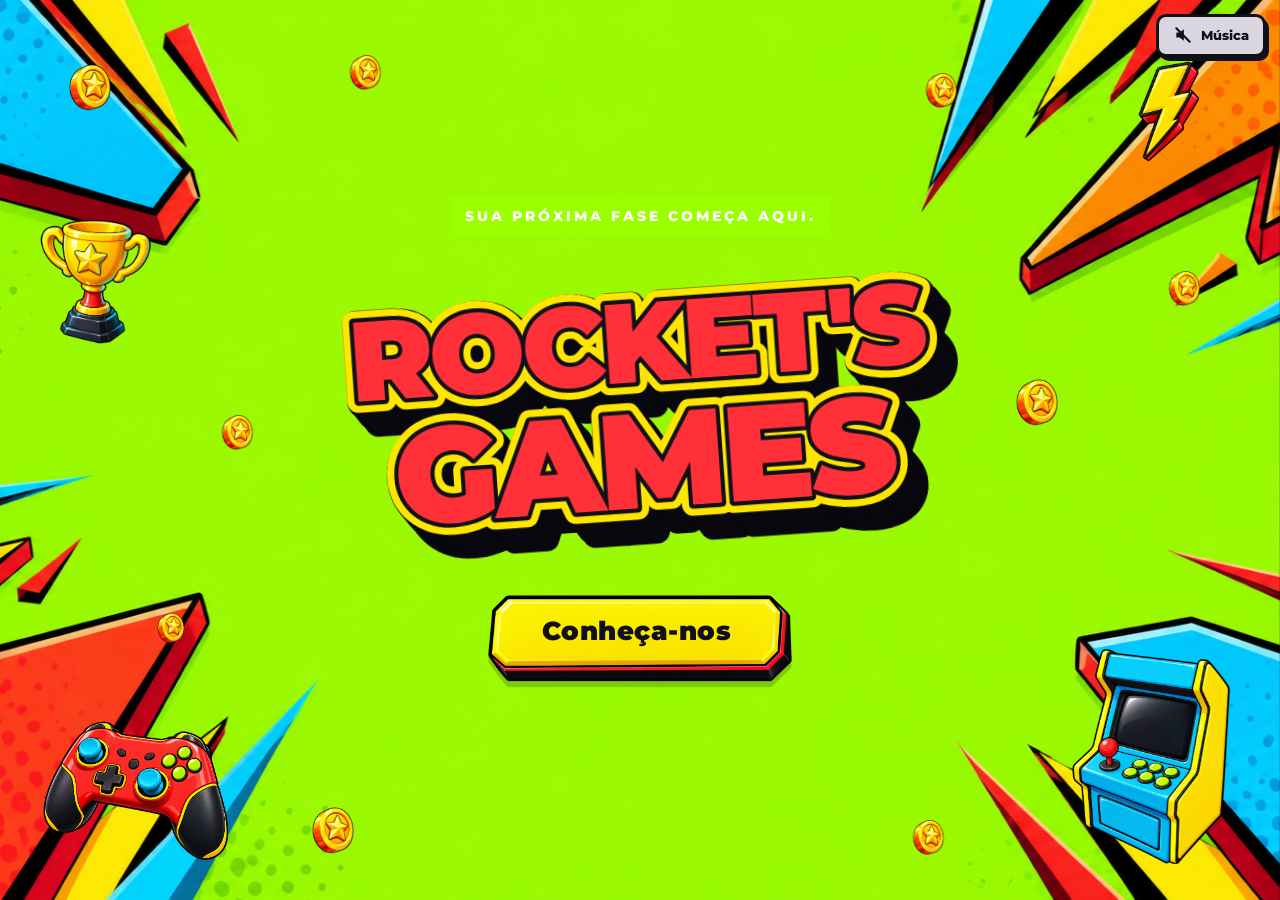
<file: index.html>
<!doctype html>
<html lang="pt-BR">
<head>
<meta charset="utf-8">
<meta name="viewport" content="width=device-width,initial-scale=1">
<title>Rocket's Games — sua próxima fase começa aqui</title>
<meta name="description" content="Rocket's Games: mídias físicas, consoles e periféricos, novos e usados, para Xbox, PS4, PS5 e Nintendo Switch.">
<link rel="stylesheet" href="P0/06-tipografia/fontes.css">
<link rel="stylesheet" href="P0/09-complementos/05-movimentos/componentes.css">
<link rel="stylesheet" href="P0/11-divisores-de-secao/divisor.css">
<link rel="stylesheet" href="P0/12-fundo-animado-e-faq/efeito/fundo-faq.css">
<link rel="stylesheet" href="site.css">
</head>
<body class="locked">

<a class="sr-only" href="#intro-loja">Ir para o conteúdo</a>

<audio id="musica" src="P0/10-Sons/Som de Fundo.mp3" loop preload="auto"></audio>
<button id="som" class="som-toggle" type="button" aria-pressed="true" aria-label="Ligar ou desligar a música de fundo"><svg viewBox="0 0 24 24" width="20" height="20" aria-hidden="true"><path d="M4 9v6h4l5 4V5L8 9H4z" fill="currentColor"/><g class="ondas" fill="none" stroke="currentColor" stroke-width="2" stroke-linecap="round"><path d="M16 9a4 4 0 0 1 0 6"/><path d="M18.5 6.5a8 8 0 0 1 0 11"/></g><path class="corte" d="M4 4l16 16" stroke="currentColor" stroke-width="2.5" stroke-linecap="round"/></svg><span>Música</span></button>

<!-- 1) ABERTURA -->
<section id="abertura" class="rg-float-scene" aria-label="Abertura">
  <div class="f f-controle rg-float"><img src="P0/03-elementos/controle-3d.png" alt="" style="--rg-drift:6.5s"></div>
  <div class="f f-raio rg-float"><img src="P0/03-elementos/raio-3d.png" alt="" style="--rg-drift:5s"></div>
  <div class="f f-arcade rg-float"><img src="P0/03-elementos/arcade-3d.png" alt="" style="--rg-drift:7.5s"></div>
  <div class="f f-trofeu rg-float"><img src="P0/03-elementos/trofeu-3d.png" alt="" style="--rg-drift:5.8s"></div>
  <div class="f m m1 rg-float"><img src="P0/03-elementos/moeda-estrela.png" alt="" style="--rg-drift:4.0s"></div>
  <div class="f m m2 rg-float"><img src="P0/03-elementos/moeda-estrela.png" alt="" style="--rg-drift:4.5s"></div>
  <div class="f m m3 rg-float"><img src="P0/03-elementos/moeda-estrela.png" alt="" style="--rg-drift:5.0s"></div>
  <div class="f m m4 rg-float"><img src="P0/03-elementos/moeda-estrela.png" alt="" style="--rg-drift:5.4s"></div>
  <div class="f m m5 rg-float"><img src="P0/03-elementos/moeda-estrela.png" alt="" style="--rg-drift:5.8s"></div>
  <div class="f m m6 rg-float"><img src="P0/03-elementos/moeda-estrela.png" alt="" style="--rg-drift:6.3s"></div>
  <div class="f m m7 rg-float"><img src="P0/03-elementos/moeda-estrela.png" alt="" style="--rg-drift:6.8s"></div>
  <div class="f m m8 rg-float"><img src="P0/03-elementos/moeda-estrela.png" alt="" style="--rg-drift:7.2s"></div>
  <div class="f m m9 rg-float"><img src="P0/03-elementos/moeda-estrela.png" alt="" style="--rg-drift:7.7s"></div>

  <div class="abertura-centro">
    <p class="apoio">Sua próxima fase começa aqui.</p>
    <div class="rg-perspective logo-stage">
      <h1 class="logo-h1"><img id="logo" src="P0/06-tipografia/logo-rockets-games.svg" alt="Rocket's Games"></h1>
    </div>
    <button id="conheca" type="button" class="rg-action btn-img btn-amarelo" aria-label="Conheça a Rocket’s Games"><span class="rotulo">Conheça-nos</span></button>
  </div>
</section>

<!-- LANDING -->
<main id="site" hidden>

  <!-- 2) INTRODUÇÃO -->
  <section id="intro-loja" class="screen s-intro" aria-labelledby="t-intro">
    <div class="screen__in rg-float-scene" id="cena-intro">
      <div class="intro-grid">
        <div class="painel painel-escuro" data-rg-reveal>
          <p class="eyebrow">SEU UNIVERSO GAMER</p>
          <h2 id="t-intro" tabindex="-1">Dê o próximo <em>play.</em> Do seu jeito.</h2>
          <p>Na Rocket's Games, sua próxima aventura pode começar com uma mídia física, um novo console ou aquele periférico que faltava no setup. Trabalhamos com produtos novos e usados para você explorar possibilidades e encontrar o que combina com a sua forma de jogar.</p>
          <p>Xbox, PS4, PS5 e Nintendo Switch: diferentes plataformas, a mesma vontade de jogar. Consulte os produtos disponíveis e descubra seu próximo favorito.</p>
          <ul class="chips" aria-label="Categorias">
            <li><img src="P0/09-complementos/02-icones/midia.svg" alt="">Mídias físicas</li>
            <li><img src="P0/09-complementos/02-icones/console.svg" alt="">Consoles</li>
            <li><img src="P0/09-complementos/02-icones/headset.svg" alt="">Periféricos</li>
            <li><img src="P0/09-complementos/02-icones/estrela.svg" alt="">Novos e usados</li>
          </ul>
          <ul class="chips plat" aria-label="Plataformas">
            <li class="p-xbox">Xbox</li><li class="p-ps">PS4</li><li class="p-ps">PS5</li><li class="p-nin">Nintendo Switch</li>
          </ul>
          <a href="#mercado" class="rg-action btn-img btn-azul go"><span class="rotulo">Explore as possibilidades</span></a>
        </div>
        <div class="intro-arte">
          <div class="rg-float a1"><img src="P0/09-complementos/04-ilustracoes/consoles-e-perifericos.png" alt="Ilustração de consoles e periféricos" style="--rg-drift:6s"></div>
          <div class="rg-float a2"><img src="P0/03-elementos/raio-3d.png" alt="" style="--rg-drift:4.4s"></div>
          <div class="rg-float a3"><img src="P0/03-elementos/moeda-estrela.png" alt="" style="--rg-drift:5.2s"></div>
        </div>
      </div>
    </div>
  </section>

  <div class="rg-divisor" aria-hidden="true">
    <picture>
      <source media="(max-width:700px)" srcset="P0/11-divisores-de-secao/divisor-comics-mobile.svg">
      <img src="P0/11-divisores-de-secao/divisor-comics-desktop.svg" alt="" width="1920" height="220" draggable="false">
    </picture>
  </div>

  <!-- 3) MERCADO -->
  <section id="mercado" class="screen s-mercado" aria-labelledby="t-mercado">
    <div class="screen__in" id="cena-mercado">
      <div class="painel painel-escuro largo" data-rg-reveal>
        <p class="eyebrow">O JOGO CONTINUA FORA DA TELA</p>
        <h2 id="t-mercado">Mídia física. Diversão que ganha lugar na <em>estante.</em></h2>
        <div class="duas">
          <div>
            <p>No universo da mídia física, discos, cartuchos e caixas também fazem parte da experiência. Para escolher, vale olhar além do título: plataforma, edição, estado de conservação e itens incluídos ajudam a comparar as opções.</p>
            <p>Produtos novos e usados ampliam as possibilidades de escolha. Na Rocket's Games, você encontra esse universo ao lado de consoles e periféricos, para pensar no jogo e no setup no mesmo lugar.</p>
          </div>
          <div class="arte-midias rg-float"><img src="P0/09-complementos/04-ilustracoes/midias-fisicas.png" alt="Ilustração de mídias físicas de jogos" style="--rg-drift:6s"></div>
        </div>
        <ul class="criterios" aria-label="O que comparar antes de escolher">
          <li><img src="P0/09-complementos/02-icones/console.svg" alt=""><b>Plataforma</b><span>Xbox, PlayStation ou Switch</span></li>
          <li><img src="P0/09-complementos/02-icones/estrela.svg" alt=""><b>Edição</b><span>Padrão, colecionador, versões</span></li>
          <li><img src="P0/09-complementos/02-icones/check.svg" alt=""><b>Conservação</b><span>Novo ou usado: veja a condição</span></li>
          <li><img src="P0/09-complementos/02-icones/midia.svg" alt=""><b>Itens incluídos</b><span>O que acompanha a caixa</span></li>
        </ul>
        <p class="destaque"><span>Mais possibilidades para a sua próxima fase.</span></p>
        <p class="nota">Antes de comprar, confirme a compatibilidade com seu console, a condição do produto e o que acompanha a edição. Requisitos de instalação, conexão e conteúdos digitais variam por jogo.</p>
        <a href="#motivos" class="rg-action btn-img btn-vermelho go"><span class="rotulo">Veja os 3 motivos</span></a>
      </div>
    </div>
  </section>

  <div class="rg-divisor" aria-hidden="true">
    <picture>
      <source media="(max-width:700px)" srcset="P0/11-divisores-de-secao/02-mercado-para-motivos/divisor-mobile.svg">
      <img src="P0/11-divisores-de-secao/02-mercado-para-motivos/divisor-desktop.svg" alt="" width="1920" height="220" draggable="false">
    </picture>
  </div>

  <!-- 4) 3 MOTIVOS -->
  <section id="motivos" class="screen s-motivos" aria-labelledby="t-motivos">
    <div class="screen__in">
      <header class="cab" data-rg-reveal>
        <p class="eyebrow claro">ESCOLHA SUA PRÓXIMA FASE</p>
        <h2 id="t-motivos">3 motivos para conhecer a <em>Rocket’s</em></h2>
      </header>
      <div class="cards">
        <div class="slot" data-rg-reveal style="transition-delay:.05s"><article class="rg-card card">
          <img class="num" src="P0/09-complementos/03-interface/circulo-1.svg" alt="Motivo 1">
          <img class="ico" src="P0/09-complementos/02-icones/controle.svg" alt="">
          <h3>Seu universo, várias plataformas</h3>
          <p>Mídias físicas para Xbox, PS4, PS5 e Nintendo Switch. Um ponto de partida para descobrir o próximo jogo da sua coleção.</p>
        </article></div>
        <div class="slot" data-rg-reveal style="transition-delay:.2s"><article class="rg-card card">
          <img class="num" src="P0/09-complementos/03-interface/circulo-2.svg" alt="Motivo 2">
          <img class="ico" src="P0/09-complementos/02-icones/midia.svg" alt="">
          <h3>Novos e usados, mais possibilidades</h3>
          <p>Explore as duas opções e compare o que faz sentido para você. Consulte a condição, a edição e a disponibilidade de cada produto.</p>
        </article></div>
        <div class="slot" data-rg-reveal style="transition-delay:.35s"><article class="rg-card card">
          <img class="num" src="P0/09-complementos/03-interface/circulo-3.svg" alt="Motivo 3">
          <img class="ico" src="P0/09-complementos/02-icones/headset.svg" alt="">
          <h3>Do jogo ao setup</h3>
          <p>Além das mídias físicas, a Rocket’s Games trabalha com consoles e periféricos. Encontre possibilidades para completar sua experiência.</p>
        </article></div>
      </div>
    </div>
  </section>

  <div class="rg-divisor" aria-hidden="true">
    <picture>
      <source media="(max-width:700px)" srcset="P0/11-divisores-de-secao/03-motivos-para-contatos/divisor-mobile.svg">
      <img src="P0/11-divisores-de-secao/03-motivos-para-contatos/divisor-desktop.svg" alt="" width="1920" height="220" draggable="false">
    </picture>
  </div>

  <!-- 5) CONTATOS -->
  <section id="contato" class="screen s-contato" aria-labelledby="t-contato">
    <div class="screen__in rg-float-scene" id="cena-contato">
      <div class="faixa" aria-hidden="true"><span>ENTRE EM CONTATO ★ CHAMA NO ZAP!!! ★ SEGUE NO INSTA ★ ENTRE EM CONTATO ★ CHAMA NO ZAP!!! ★ SEGUE NO INSTA ★ </span><span>ENTRE EM CONTATO ★ CHAMA NO ZAP!!! ★ SEGUE NO INSTA ★ ENTRE EM CONTATO ★ CHAMA NO ZAP!!! ★ SEGUE NO INSTA ★ </span></div>
      <div class="rg-float c-moeda c1" aria-hidden="true"><img src="P0/03-elementos/moeda-estrela.png" alt="" style="--rg-drift:4.6s"></div>
      <div class="rg-float c-moeda c2" aria-hidden="true"><img src="P0/03-elementos/moeda-estrela.png" alt="" style="--rg-drift:5.6s"></div>
      <div class="rg-float c-raio" aria-hidden="true"><img src="P0/03-elementos/raio-3d.png" alt="" style="--rg-drift:5s"></div>
      <div class="contato-grid">
        <div class="painel painel-escuro contato-painel" data-rg-reveal>
          <span class="selo" aria-hidden="true">ON-LINE!</span>
          <p class="eyebrow">CONTINUE ESSA CONVERSA</p>
          <h2 id="t-contato">Bora para a <em>próxima fase?</em></h2>
          <p>Acompanhe a Rocket’s Games nas redes e fique por perto para conhecer os produtos da loja.</p>
          <ul class="contatos">
            <li class="ct ct-whats"><span class="ct-in"><span class="ct-ico"><img src="P0/09-complementos/02-icones/whatsapp.svg" alt=""></span><span class="ct-txt"><b>WhatsApp</b> (11) 95555-6666</span></span></li>
            <li class="ct ct-insta"><a href="https://www.instagram.com/pedrao_foguetao/" target="_blank" rel="noopener" class="ct-in"><span class="ct-ico"><img src="P0/09-complementos/02-icones/instagram.svg" alt=""></span><span class="ct-txt"><b>Instagram</b> @pedrao_foguetao</span><span class="ct-seta" aria-hidden="true">→</span><span class="sr-only">(abre em nova aba)</span></a></li>
            <li class="ct ct-tiktok"><a href="https://www.tiktok.com/@foguetao_games" target="_blank" rel="noopener" class="ct-in"><span class="ct-ico"><img src="P0/09-complementos/02-icones/tiktok.svg" alt=""></span><span class="ct-txt"><b>TikTok</b> @foguetao_games</span><span class="ct-seta" aria-hidden="true">→</span><span class="sr-only">(abre em nova aba)</span></a></li>
            <li class="ct ct-end"><span class="ct-in"><span class="ct-ico"><img src="P0/09-complementos/02-icones/localizacao.svg" alt=""></span><span class="ct-txt"><b>Endereço</b> Carandiru</span></span></li>
          </ul>
        </div>
        <div class="foguete-box" data-rg-reveal>
          <p class="foguete-chamada" aria-hidden="true">Aperte e veja!</p>
          <div class="plataforma">
            <img class="foguete-img" src="P0/09-complementos/04-ilustracoes/foguete-direita.png" alt="" aria-hidden="true">
          </div>
          <button id="foguete" type="button" class="rg-action btn-img btn-vermelho" aria-label="Lançar um foguete decorativo por 4 segundos">Lançar foguete</button>
          <p id="foguete-status" role="status" aria-live="polite" class="status"></p>
        </div>
      </div>
      <footer class="rodape">Rocket's Games — sua próxima fase começa aqui.<small>Esta página é fictícia e foi criada apenas para fins didáticos.</small></footer>
    </div>
  </section>

  <div class="rg-divisor" aria-hidden="true">
    <picture>
      <source media="(max-width:700px)" srcset="P0/11-divisores-de-secao/divisor-comics-mobile.svg">
      <img src="P0/11-divisores-de-secao/divisor-comics-desktop.svg" alt="" width="1920" height="220" draggable="false">
    </picture>
  </div>

  <!-- 6) DÚVIDAS FREQUENTES -->
  <section id="duvidas" class="screen s-duvidas rg-faq-scene" aria-labelledby="t-duvidas">
    <div class="screen__in">
      <header class="cab" data-rg-reveal>
        <h2 id="t-duvidas">
          <picture class="rg-faq-sign" aria-hidden="true">
            <source media="(max-width:700px)" srcset="P0/12-fundo-animado-e-faq/placa/placa-mobile-sem-texto.svg">
            <img src="P0/12-fundo-animado-e-faq/placa/placa-desktop-sem-texto.svg" alt="" width="1400" height="390" draggable="false">
          </picture>
          <span class="faq-interrogacao" aria-hidden="true">?</span>
          <span class="faq-texto"><span>Dúvidas</span> <span>Frequentes</span></span>
        </h2>
      </header>
      <div class="faq">
        <div class="faq-item">
          <button type="button" class="rg-action btn-img btn-amarelo faq-btn" aria-expanded="false" aria-controls="r-usados"><span class="rotulo">vocês aceitam usados?</span></button>
          <p id="r-usados" class="faq-resp" hidden>Sim! Avaliamos mídias físicas, consoles e periféricos usados. Chame no WhatsApp com fotos e o estado do produto para receber uma proposta.</p>
        </div>
        <div class="faq-item">
          <button type="button" class="rg-action btn-img btn-azul faq-btn" aria-expanded="false" aria-controls="r-pedido"><span class="rotulo">Como faço o pedido?</span></button>
          <p id="r-pedido" class="faq-resp" hidden>Escolha o produto, envie uma mensagem pelo WhatsApp ou pelas redes e confirmamos disponibilidade, valor e forma de pagamento.</p>
        </div>
        <div class="faq-item">
          <button type="button" class="rg-action btn-img btn-vermelho faq-btn" aria-expanded="false" aria-controls="r-exterior"><span class="rotulo">Entregam fora do país?</span></button>
          <p id="r-exterior" class="faq-resp" hidden>Por enquanto, as entregas são feitas apenas dentro do Brasil.</p>
        </div>
        <div class="faq-item">
          <button type="button" class="rg-action btn-img btn-amarelo faq-btn" aria-expanded="false" aria-controls="r-devolucao"><span class="rotulo">Como faço devolução?</span></button>
          <p id="r-devolucao" class="faq-resp" hidden>Fale com a gente pelo WhatsApp em até 7 dias após o recebimento, com o produto na embalagem original, e orientamos o envio.</p>
        </div>
      </div>
    </div>
  </section>

  <!-- ATENDENTE VIRTUAL (chat bot, respostas automáticas) -->
  <aside class="chat" aria-label="Atendimento virtual">
    <div id="chat-janela" class="chat-janela" hidden>
      <header class="chat-topo">
        <span class="chat-avatar" aria-hidden="true">Z</span>
        <span class="chat-quem"><b>Zack</b><small><i></i>Online agora · atendente virtual</small></span>
        <button type="button" class="chat-fechar" aria-label="Fechar o chat">×</button>
      </header>
      <ol class="chat-msgs" aria-live="polite">
        <li class="bot">Fala, gamer! Eu sou o Zack, atendente virtual da Rocket’s Games. Qual é a sua dúvida?</li>
      </ol>
      <div class="chat-sugestoes">
        <button type="button">Aceitam usados?</button>
        <button type="button">Como faço o pedido?</button>
        <button type="button">Entregam fora do país?</button>
      </div>
      <form class="chat-form">
        <label class="sr-only" for="chat-texto">Sua mensagem</label>
        <input id="chat-texto" type="text" autocomplete="off" placeholder="Digite sua dúvida…">
        <button type="submit" aria-label="Enviar mensagem">➤</button>
      </form>
    </div>
    <button id="chat-abrir" class="chat-abrir" type="button" aria-expanded="false" aria-controls="chat-janela">
      <span class="chat-avatar" aria-hidden="true">Z</span>
      <span class="chat-rot"><b>Dúvidas? Fale com o Zack</b><small><i></i>Online</small></span>
    </button>
  </aside>
</main>

<script src="P0/09-complementos/05-movimentos/componentes.js"></script>
<script src="P0/12-fundo-animado-e-faq/efeito/fundo-faq.js"></script>
<script src="site.js"></script>
</body>
</html>
</file>
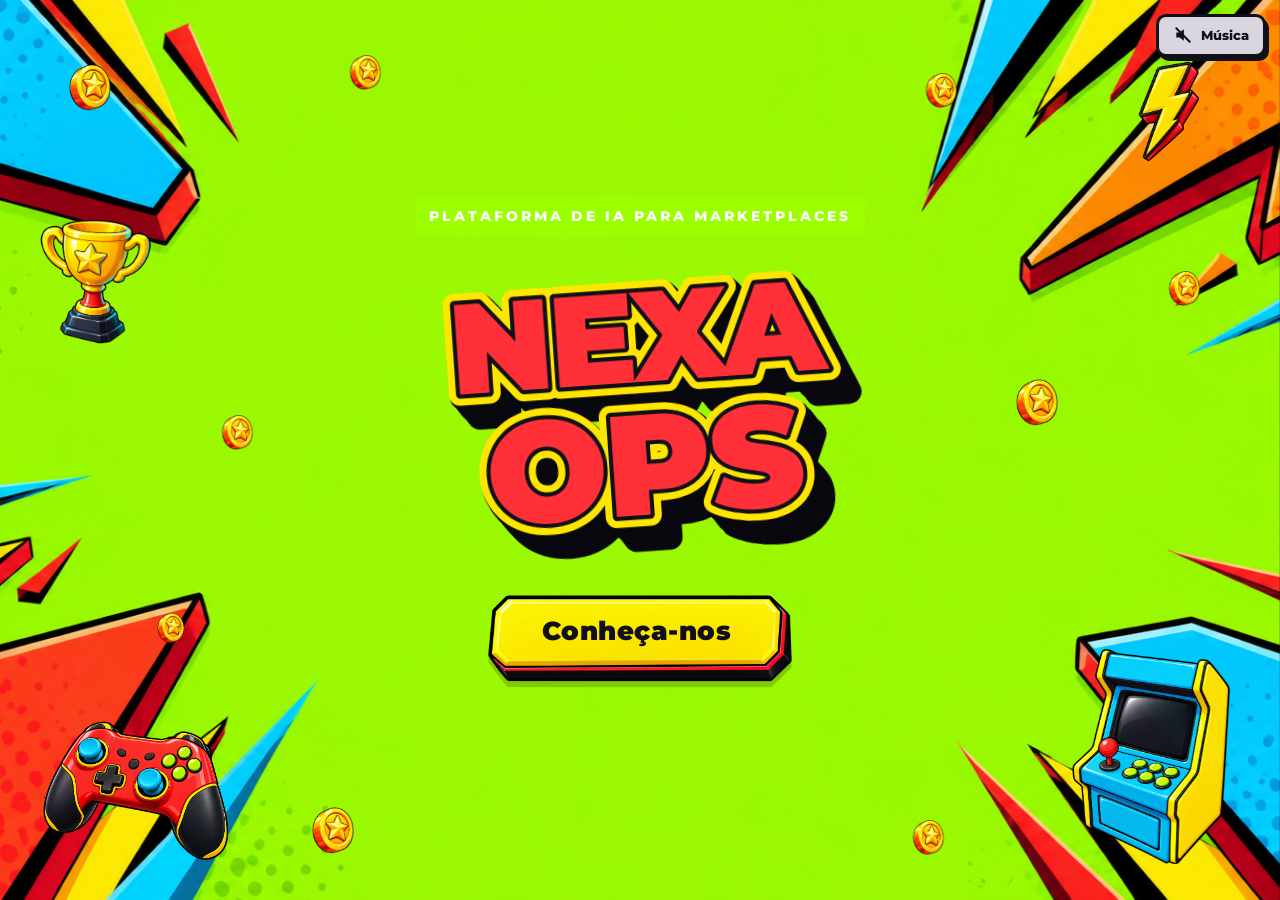
<file: nexaops/index.html>
<!doctype html>
<html lang="pt-BR">
<head>
<meta charset="utf-8">
<meta name="viewport" content="width=device-width,initial-scale=1">
<title>Anúncio por foto no Mercado Livre | NexaOPS</title>
<meta name="description" content="NexaOPS: tire a foto do produto e a IA monta o anúncio para o Mercado Livre. Plataforma em validação. Entre na lista de espera do acesso antecipado.">
<link rel="stylesheet" href="../P0/06-tipografia/fontes.css">
<link rel="stylesheet" href="../P0/09-complementos/05-movimentos/componentes.css">
<link rel="stylesheet" href="../P0/11-divisores-de-secao/divisor.css">
<link rel="stylesheet" href="../P0/12-fundo-animado-e-faq/efeito/fundo-faq.css">
<link rel="stylesheet" href="nexa.css">
</head>
<body class="locked">

<a class="sr-only" href="#intro">Ir para o conteúdo</a>

<audio id="musica" src="../P0/10-Sons/Som de Fundo.mp3" loop preload="auto"></audio>
<button id="som" class="som-toggle" type="button" aria-pressed="true" aria-label="Ligar ou desligar a música de fundo"><svg viewBox="0 0 24 24" width="20" height="20" aria-hidden="true"><path d="M4 9v6h4l5 4V5L8 9H4z" fill="currentColor"/><g class="ondas" fill="none" stroke="currentColor" stroke-width="2" stroke-linecap="round"><path d="M16 9a4 4 0 0 1 0 6"/><path d="M18.5 6.5a8 8 0 0 1 0 11"/></g><path class="corte" d="M4 4l16 16" stroke="currentColor" stroke-width="2.5" stroke-linecap="round"/></svg><span>Música</span></button>

<!-- 1) ABERTURA -->
<section id="abertura" class="rg-float-scene" aria-label="Abertura">
  <div class="f f-controle rg-float"><img src="../P0/03-elementos/controle-3d.png" alt="" style="--rg-drift:6.5s"></div>
  <div class="f f-raio rg-float"><img src="../P0/03-elementos/raio-3d.png" alt="" style="--rg-drift:5s"></div>
  <div class="f f-arcade rg-float"><img src="../P0/03-elementos/arcade-3d.png" alt="" style="--rg-drift:7.5s"></div>
  <div class="f f-trofeu rg-float"><img src="../P0/03-elementos/trofeu-3d.png" alt="" style="--rg-drift:5.8s"></div>
  <div class="f m m1 rg-float"><img src="../P0/03-elementos/moeda-estrela.png" alt="" style="--rg-drift:4.0s"></div>
  <div class="f m m2 rg-float"><img src="../P0/03-elementos/moeda-estrela.png" alt="" style="--rg-drift:4.5s"></div>
  <div class="f m m3 rg-float"><img src="../P0/03-elementos/moeda-estrela.png" alt="" style="--rg-drift:5.0s"></div>
  <div class="f m m4 rg-float"><img src="../P0/03-elementos/moeda-estrela.png" alt="" style="--rg-drift:5.4s"></div>
  <div class="f m m5 rg-float"><img src="../P0/03-elementos/moeda-estrela.png" alt="" style="--rg-drift:5.8s"></div>
  <div class="f m m6 rg-float"><img src="../P0/03-elementos/moeda-estrela.png" alt="" style="--rg-drift:6.3s"></div>
  <div class="f m m7 rg-float"><img src="../P0/03-elementos/moeda-estrela.png" alt="" style="--rg-drift:6.8s"></div>
  <div class="f m m8 rg-float"><img src="../P0/03-elementos/moeda-estrela.png" alt="" style="--rg-drift:7.2s"></div>
  <div class="f m m9 rg-float"><img src="../P0/03-elementos/moeda-estrela.png" alt="" style="--rg-drift:7.7s"></div>

  <div class="abertura-centro">
    <p class="apoio">Plataforma de IA para marketplaces</p>
    <div class="rg-perspective logo-stage">
      <h1 class="logo-h1">
        <!-- logotipo desenhado no mesmo estilo do logo do kit (camadas de contorno em 3D) -->
        <svg id="logo" viewBox="0 0 1200 440" role="img" aria-label="NexaOPS">
          <defs><g id="marca"><text x="600" y="190" text-anchor="middle" font-family="Montserrat,Arial Black,sans-serif" font-size="170" font-weight="900" letter-spacing="-4">NEXA</text><text x="600" y="368" text-anchor="middle" font-family="Montserrat,Arial Black,sans-serif" font-size="190" font-weight="900" letter-spacing="-2">OPS</text></g></defs>
          <g stroke-linejoin="round" paint-order="stroke fill">
            <use href="#marca" transform="translate(24,32)" fill="#09080e" stroke="#09080e" stroke-width="33"/>
            <use href="#marca" transform="translate(21,28)" fill="#09080e" stroke="#09080e" stroke-width="33"/>
            <use href="#marca" transform="translate(18,24)" fill="#09080e" stroke="#09080e" stroke-width="33"/>
            <use href="#marca" transform="translate(15,20)" fill="#09080e" stroke="#09080e" stroke-width="33"/>
            <use href="#marca" transform="translate(12,16)" fill="#09080e" stroke="#09080e" stroke-width="33"/>
            <use href="#marca" transform="translate(9,12)" fill="#09080e" stroke="#09080e" stroke-width="33"/>
            <use href="#marca" transform="translate(6,8)" fill="#09080e" stroke="#09080e" stroke-width="33"/>
            <use href="#marca" transform="translate(3,4)" fill="#09080e" stroke="#09080e" stroke-width="33"/>
            <use href="#marca" stroke="#ffe600" stroke-width="30" fill="#ffe600"/>
            <use href="#marca" stroke="#111018" stroke-width="11" fill="#ff3038"/>
          </g>
        </svg>
      </h1>
    </div>
    <button id="conheca" type="button" class="rg-action btn-img btn-amarelo" aria-label="Conheça a NexaOPS"><span class="rotulo">Conheça-nos</span></button>
  </div>
</section>

<!-- LANDING -->
<main id="site" hidden>

  <!-- 2) PRIMEIRA DOBRA -->
  <section id="intro" class="screen s-intro" aria-labelledby="t-intro">
    <div class="screen__in rg-float-scene" id="cena-intro">
      <div class="intro-grid">
        <div class="painel painel-escuro" data-rg-reveal>
          <span class="selo selo-beta" aria-hidden="true">ACESSO ANTECIPADO</span>
          <p class="eyebrow">CADASTRO POR FOTO NO MERCADO LIVRE</p>
          <h2 id="t-intro" tabindex="-1">Tire a foto. O anúncio sai <em>pronto.</em></h2>
          <p>A NexaOPS lê a foto do produto, identifica o que ele é e monta o anúncio para o Mercado Livre: título, descrição, categoria e atributos. Você confere e publica, sem digitar ficha de produto.</p>
          <p>Começamos por quem anuncia jogos de videogame em mídia física. A plataforma ainda está em validação: entre na lista de espera para testar primeiro.</p>
          <ul class="chips" aria-label="O que a IA identifica na foto">
            <li><img src="../P0/09-complementos/02-icones/midia.svg" alt="">Nome do jogo</li>
            <li><img src="../P0/09-complementos/02-icones/console.svg" alt="">Plataforma</li>
            <li><img src="../P0/09-complementos/02-icones/estrela.svg" alt="">Edição</li>
            <li><img src="../P0/09-complementos/02-icones/check.svg" alt="">Estado de conservação</li>
          </ul>
          <div class="botoes">
            <a href="#lista" class="rg-action btn-img btn-amarelo go"><span class="rotulo">Entrar na lista de espera</span></a>
            <a href="#como" class="rg-action btn-img btn-azul go"><span class="rotulo">Ver como funciona</span></a>
          </div>
          <p class="linha-apoio">Acesso antecipado limitado <b>★</b> Sem cartão de crédito <b>★</b> Entrada gratuita</p>
        </div>
        <div class="intro-arte">
          <div class="rg-float a1"><img src="../P0/09-complementos/04-ilustracoes/midias-fisicas.png" alt="Ilustração de mídias físicas de jogos" style="--rg-drift:6s"></div>
          <div class="rg-float a2"><img src="../P0/03-elementos/raio-3d.png" alt="" style="--rg-drift:4.4s"></div>
          <div class="rg-float a3"><img src="../P0/03-elementos/moeda-estrela.png" alt="" style="--rg-drift:5.2s"></div>
          <div class="anuncio-mock" aria-hidden="true">
            <span class="mock-tag">ANÚNCIO GERADO</span>
            <b>Título</b><i></i>
            <b>Categoria</b><i class="curta"></i>
            <b>Atributos</b><i></i>
          </div>
        </div>
      </div>
    </div>
  </section>

  <div class="rg-divisor" aria-hidden="true">
    <picture>
      <source media="(max-width:700px)" srcset="../P0/11-divisores-de-secao/divisor-comics-mobile.svg">
      <img src="../P0/11-divisores-de-secao/divisor-comics-desktop.svg" alt="" width="1920" height="220" draggable="false">
    </picture>
  </div>

  <!-- 3) PROBLEMA + O QUE A PLATAFORMA FAZ -->
  <section id="plataforma" class="screen s-mercado" aria-labelledby="t-plataforma">
    <div class="screen__in" id="cena-plataforma">
      <div class="painel painel-escuro largo" data-rg-reveal>
        <p class="eyebrow">O TRABALHO POR TRÁS DA VITRINE</p>
        <h2 id="t-plataforma">Vender em marketplace também é <em>operar.</em></h2>
        <div class="duas">
          <div>
            <p>Cadastrar produtos, manter estoque e preço iguais em todos os canais, responder clientes, acompanhar concorrentes e corrigir anúncios. É trabalho repetitivo que toma o tempo de quem deveria estar cuidando do negócio.</p>
            <p>Os hubs de integração sincronizam dados entre sistemas, mas alguém ainda precisa cadastrar, decidir preço e responder. A NexaOPS quer que agentes de IA façam essas tarefas e que você supervisione, em vez de operar.</p>
          </div>
          <div class="arte-midias rg-float"><img src="../P0/09-complementos/04-ilustracoes/consoles-e-perifericos.png" alt="Ilustração de consoles e periféricos" style="--rg-drift:6s"></div>
        </div>
        <p class="eyebrow sub">O QUE A PLATAFORMA VAI FAZER</p>
        <ul class="criterios frentes" aria-label="Frentes da plataforma e estágio de cada uma">
          <li class="ativa"><span class="estagio">Primeiro no acesso antecipado</span><img src="../P0/09-complementos/02-icones/midia.svg" alt=""><b>Cadastro por foto</b><span>A IA lê a foto e monta título, descrição, categoria e atributos do anúncio.</span></li>
          <li><span class="estagio">No roadmap</span><img src="../P0/09-complementos/02-icones/relogio.svg" alt=""><b>Sincronização</b><span>Estoque, pedidos e preços iguais entre canais e o ERP.</span></li>
          <li><span class="estagio">No roadmap</span><img src="../P0/09-complementos/02-icones/estrela.svg" alt=""><b>Preço inteligente</b><span>Monitora concorrentes e reprecifica sem passar da sua margem mínima.</span></li>
          <li><span class="estagio">No roadmap</span><img src="../P0/09-complementos/02-icones/whatsapp.svg" alt=""><b>Atendimento por IA</b><span>Respostas no WhatsApp e nos marketplaces, com pós-venda e reclamações.</span></li>
          <li><span class="estagio">No roadmap</span><img src="../P0/09-complementos/02-icones/check.svg" alt=""><b>Alertas e previsão</b><span>Painel com métricas, risco de ruptura e sugestão de reposição.</span></li>
          <li><span class="estagio">No roadmap</span><img src="../P0/09-complementos/02-icones/chat.svg" alt=""><b>Plataforma aberta</b><span>Agentes personalizados e API para integrar fluxos da sua operação.</span></li>
        </ul>
        <p class="destaque"><span>Mais do que integrar. Executar.</span></p>
        <p class="nota">Só o cadastro por foto no Mercado Livre faz parte da primeira fase. As demais frentes estão no roadmap e podem mudar durante a validação com vendedores.</p>
        <a href="#lista" class="rg-action btn-img btn-amarelo go"><span class="rotulo">Entrar na lista de espera</span></a>
      </div>
    </div>
  </section>

  <div class="rg-divisor" aria-hidden="true">
    <picture>
      <source media="(max-width:700px)" srcset="../P0/11-divisores-de-secao/02-mercado-para-motivos/divisor-mobile.svg">
      <img src="../P0/11-divisores-de-secao/02-mercado-para-motivos/divisor-desktop.svg" alt="" width="1920" height="220" draggable="false">
    </picture>
  </div>

  <!-- 4) COMO FUNCIONA -->
  <section id="como" class="screen s-motivos" aria-labelledby="t-como">
    <div class="screen__in">
      <header class="cab" data-rg-reveal>
        <p class="eyebrow claro">DA FOTO AO ANÚNCIO</p>
        <h2 id="t-como">Como funciona em <em>3 passos</em></h2>
      </header>
      <div class="cards">
        <div class="slot" data-rg-reveal style="transition-delay:.05s"><article class="rg-card card">
          <img class="num" src="../P0/09-complementos/03-interface/circulo-1.svg" alt="Passo 1">
          <img class="ico" src="../P0/09-complementos/02-icones/check.svg" alt="">
          <h3>Autorize sua loja</h3>
          <p>Você conecta sua conta na página oficial do Mercado Livre. Sua senha fica com você: a NexaOPS recebe só uma chave de acesso que você revoga quando quiser.</p>
        </article></div>
        <div class="slot" data-rg-reveal style="transition-delay:.2s"><article class="rg-card card">
          <img class="num" src="../P0/09-complementos/03-interface/circulo-2.svg" alt="Passo 2">
          <img class="ico" src="../P0/09-complementos/02-icones/midia.svg" alt="">
          <h3>Mande a foto</h3>
          <p>Fotografe o produto. A IA identifica nome, plataforma, edição e estado de conservação e preenche o que a categoria pede.</p>
        </article></div>
        <div class="slot" data-rg-reveal style="transition-delay:.35s"><article class="rg-card card">
          <img class="num" src="../P0/09-complementos/03-interface/circulo-3.svg" alt="Passo 3">
          <img class="ico" src="../P0/09-complementos/02-icones/seta-direita.svg" alt="">
          <h3>Confira e publique</h3>
          <p>O anúncio chega pronto para você revisar. Aprovado, ele é publicado na sua conta do Mercado Livre.</p>
        </article></div>
      </div>
      <div class="cta-centro" data-rg-reveal>
        <a href="#lista" class="rg-action btn-img btn-vermelho go"><span class="rotulo">Entrar na lista de espera</span></a>
      </div>
    </div>
  </section>

  <div class="rg-divisor" aria-hidden="true">
    <picture>
      <source media="(max-width:700px)" srcset="../P0/11-divisores-de-secao/03-motivos-para-contatos/divisor-mobile.svg">
      <img src="../P0/11-divisores-de-secao/03-motivos-para-contatos/divisor-desktop.svg" alt="" width="1920" height="220" draggable="false">
    </picture>
  </div>

  <!-- 5) LISTA DE ESPERA -->
  <section id="lista" class="screen s-contato" aria-labelledby="t-lista">
    <div class="screen__in rg-float-scene" id="cena-lista">
      <div class="faixa" aria-hidden="true"><span>LISTA DE ESPERA ★ ACESSO ANTECIPADO ★ ENTRADA GRATUITA ★ LISTA DE ESPERA ★ ACESSO ANTECIPADO ★ ENTRADA GRATUITA ★ </span><span>LISTA DE ESPERA ★ ACESSO ANTECIPADO ★ ENTRADA GRATUITA ★ LISTA DE ESPERA ★ ACESSO ANTECIPADO ★ ENTRADA GRATUITA ★ </span></div>
      <div class="rg-float c-moeda c1" aria-hidden="true"><img src="../P0/03-elementos/moeda-estrela.png" alt="" style="--rg-drift:4.6s"></div>
      <div class="rg-float c-moeda c2" aria-hidden="true"><img src="../P0/03-elementos/moeda-estrela.png" alt="" style="--rg-drift:5.6s"></div>
      <div class="rg-float c-raio" aria-hidden="true"><img src="../P0/03-elementos/raio-3d.png" alt="" style="--rg-drift:5s"></div>
      <div class="contato-grid">
        <div class="painel painel-escuro contato-painel" data-rg-reveal>
          <span class="selo" aria-hidden="true">VAGAS LIMITADAS</span>
          <p class="eyebrow">SEJA UM DOS PRIMEIROS</p>
          <h2 id="t-lista">Entre na <em>lista de espera</em></h2>
          <p>Conte um pouco da sua operação. Usamos essas respostas para decidir quem entra primeiro no acesso antecipado.</p>
          <form id="form-lista" class="form" novalidate>
            <div class="campo"><label for="f-nome">Nome *</label><input id="f-nome" name="nome" type="text" autocomplete="name" required></div>
            <div class="campo"><label for="f-email">E-mail *</label><input id="f-email" name="email" type="email" autocomplete="email" required></div>
            <div class="campo"><label for="f-whats">WhatsApp *</label><input id="f-whats" name="whatsapp" type="tel" autocomplete="tel" inputmode="tel" placeholder="(11) 90000-0000" required></div>
            <div class="campo"><label for="f-skus">Quantos anúncios você tem? *</label>
              <select id="f-skus" name="skus" required>
                <option value="">Escolha</option><option>Até 50</option><option>51 a 500</option><option>501 a 2.000</option><option>Mais de 2.000</option>
              </select></div>
            <fieldset class="campo largo marcas" id="f-canais">
              <legend>Onde você vende? *</legend>
              <label><input type="checkbox" name="canais" value="Mercado Livre">Mercado Livre</label>
              <label><input type="checkbox" name="canais" value="Shopee">Shopee</label>
              <label><input type="checkbox" name="canais" value="Amazon">Amazon</label>
              <label><input type="checkbox" name="canais" value="Magalu">Magalu</label>
              <label><input type="checkbox" name="canais" value="Outros">Outros</label>
            </fieldset>
            <div class="campo"><label for="f-erp">Usa algum ERP? Qual? *</label><input id="f-erp" name="erp" type="text" placeholder="Ex.: Bling, nenhum" required></div>
            <div class="campo"><label for="f-dor">Sua maior dor hoje *</label>
              <select id="f-dor" name="dor" required>
                <option value="">Escolha</option><option>Cadastrar produtos</option><option>Manter estoque e preço sincronizados</option><option>Acompanhar preço dos concorrentes</option><option>Responder clientes</option><option>Outra</option>
              </select></div>
            <div class="campo"><label for="f-empresa">Nome da empresa <small>(opcional)</small></label><input id="f-empresa" name="empresa" type="text" autocomplete="organization"></div>
            <div class="campo"><label for="f-origem">Como conheceu a NexaOPS? <small>(opcional)</small></label><input id="f-origem" name="origem" type="text"></div>
            <p class="consentimento largo">Ao enviar, você concorda em ser contatado para receber informações sobre o acesso antecipado e novidades do produto.</p>
            <div class="largo enviar">
              <button type="submit" class="rg-action btn-img btn-vermelho"><span class="rotulo">Quero acesso antecipado</span></button>
              <p id="form-status" class="status" role="status" aria-live="polite"></p>
            </div>
          </form>
        </div>
        <div class="foguete-box" data-rg-reveal>
          <p class="foguete-chamada" aria-hidden="true">Aperte e veja!</p>
          <div class="plataforma">
            <img class="foguete-img" src="../P0/09-complementos/04-ilustracoes/foguete-direita.png" alt="" aria-hidden="true">
          </div>
          <button id="foguete" type="button" class="rg-action btn-img btn-vermelho" aria-label="Lançar um foguete decorativo por 4 segundos">Lançar foguete</button>
          <p id="foguete-status" role="status" aria-live="polite" class="status"></p>
        </div>
      </div>
      <footer class="rodape">NexaOPS — da foto ao anúncio, com menos trabalho manual.<small>A disponibilidade das funcionalidades descritas depende do estágio de desenvolvimento do produto e pode mudar durante a validação e o acesso antecipado. Página criada para fins didáticos.</small></footer>
    </div>
  </section>

  <div class="rg-divisor" aria-hidden="true">
    <picture>
      <source media="(max-width:700px)" srcset="../P0/11-divisores-de-secao/divisor-comics-mobile.svg">
      <img src="../P0/11-divisores-de-secao/divisor-comics-desktop.svg" alt="" width="1920" height="220" draggable="false">
    </picture>
  </div>

  <!-- 6) DÚVIDAS FREQUENTES -->
  <section id="duvidas" class="screen s-duvidas rg-faq-scene" aria-labelledby="t-duvidas">
    <div class="screen__in">
      <header class="cab" data-rg-reveal>
        <h2 id="t-duvidas">
          <picture class="rg-faq-sign" aria-hidden="true">
            <source media="(max-width:700px)" srcset="../P0/12-fundo-animado-e-faq/placa/placa-mobile-sem-texto.svg">
            <img src="../P0/12-fundo-animado-e-faq/placa/placa-desktop-sem-texto.svg" alt="" width="1400" height="390" draggable="false">
          </picture>
          <span class="faq-interrogacao" aria-hidden="true">?</span>
          <span class="faq-texto"><span>Dúvidas</span> <span>Frequentes</span></span>
        </h2>
      </header>
      <div class="faq">
        <div class="faq-item">
          <button type="button" class="rg-action btn-img btn-amarelo faq-btn" aria-expanded="false" aria-controls="r-disponivel"><span class="rotulo">Já está disponível?</span></button>
          <p id="r-disponivel" class="faq-resp" hidden>Ainda não. A NexaOPS está em validação. Quem entra na lista de espera é chamado primeiro, conforme as funcionalidades forem liberadas.</p>
        </div>
        <div class="faq-item">
          <button type="button" class="rg-action btn-img btn-azul faq-btn" aria-expanded="false" aria-controls="r-senha"><span class="rotulo">Preciso dar minha senha?</span></button>
          <p id="r-senha" class="faq-resp" hidden>Não. Você autoriza a NexaOPS na página oficial do Mercado Livre, como no botão “Entrar com Google”. Recebemos só uma chave de acesso, que você pode revogar com um clique.</p>
        </div>
        <div class="faq-item">
          <button type="button" class="rg-action btn-img btn-vermelho faq-btn" aria-expanded="false" aria-controls="r-canais"><span class="rotulo">Quais marketplaces?</span></button>
          <p id="r-canais" class="faq-resp" hidden>A primeira fase é o Mercado Livre. Shopee, Amazon e Magalu estão no plano das próximas fases.</p>
        </div>
        <div class="faq-item">
          <button type="button" class="rg-action btn-img btn-amarelo faq-btn" aria-expanded="false" aria-controls="r-bling"><span class="rotulo">Preciso ter Bling?</span></button>
          <p id="r-bling" class="faq-resp" hidden>O Bling é o primeiro ERP previsto no roadmap. Outras integrações dependem da demanda dos vendedores.</p>
        </div>
        <div class="faq-item">
          <button type="button" class="rg-action btn-img btn-azul faq-btn" aria-expanded="false" aria-controls="r-humano"><span class="rotulo">A IA faz tudo sozinha?</span></button>
          <p id="r-humano" class="faq-resp" hidden>Não. A IA cuida do trabalho repetitivo e você supervisiona: confere o anúncio antes de publicar e decide os casos que pedem uma pessoa.</p>
        </div>
        <div class="faq-item">
          <button type="button" class="rg-action btn-img btn-vermelho faq-btn" aria-expanded="false" aria-controls="r-custo"><span class="rotulo">Custa para entrar?</span></button>
          <p id="r-custo" class="faq-resp" hidden>Não. A lista de espera é gratuita e não pede cartão. Os planos serão apresentados quando o acesso for liberado.</p>
        </div>
      </div>
    </div>
  </section>

  <!-- ASSISTENTE VIRTUAL (respostas automáticas) -->
  <aside class="chat" aria-label="Assistente virtual">
    <div id="chat-janela" class="chat-janela" hidden>
      <header class="chat-topo">
        <span class="chat-avatar" aria-hidden="true">N</span>
        <span class="chat-quem"><b>Nexa</b><small><i></i>Online agora · assistente virtual</small></span>
        <button type="button" class="chat-fechar" aria-label="Fechar o chat">×</button>
      </header>
      <ol class="chat-msgs" aria-live="polite">
        <li class="bot">Oi! Eu sou a Nexa, assistente virtual da NexaOPS. Quer saber como funciona o cadastro por foto?</li>
      </ol>
      <div class="chat-sugestoes">
        <button type="button">Como funciona?</button>
        <button type="button">Preciso dar minha senha?</button>
        <button type="button">Quanto custa?</button>
      </div>
      <form class="chat-form">
        <label class="sr-only" for="chat-texto">Sua mensagem</label>
        <input id="chat-texto" type="text" autocomplete="off" placeholder="Digite sua dúvida…">
        <button type="submit" aria-label="Enviar mensagem">➤</button>
      </form>
    </div>
    <button id="chat-abrir" class="chat-abrir" type="button" aria-expanded="false" aria-controls="chat-janela">
      <span class="chat-avatar" aria-hidden="true">N</span>
      <span class="chat-rot"><b>Dúvidas? Fale com a Nexa</b><small><i></i>Online</small></span>
    </button>
  </aside>
</main>

<script src="../P0/09-complementos/05-movimentos/componentes.js"></script>
<script src="../P0/12-fundo-animado-e-faq/efeito/fundo-faq.js"></script>
<script src="nexa.js"></script>
</body>
</html>
</file>
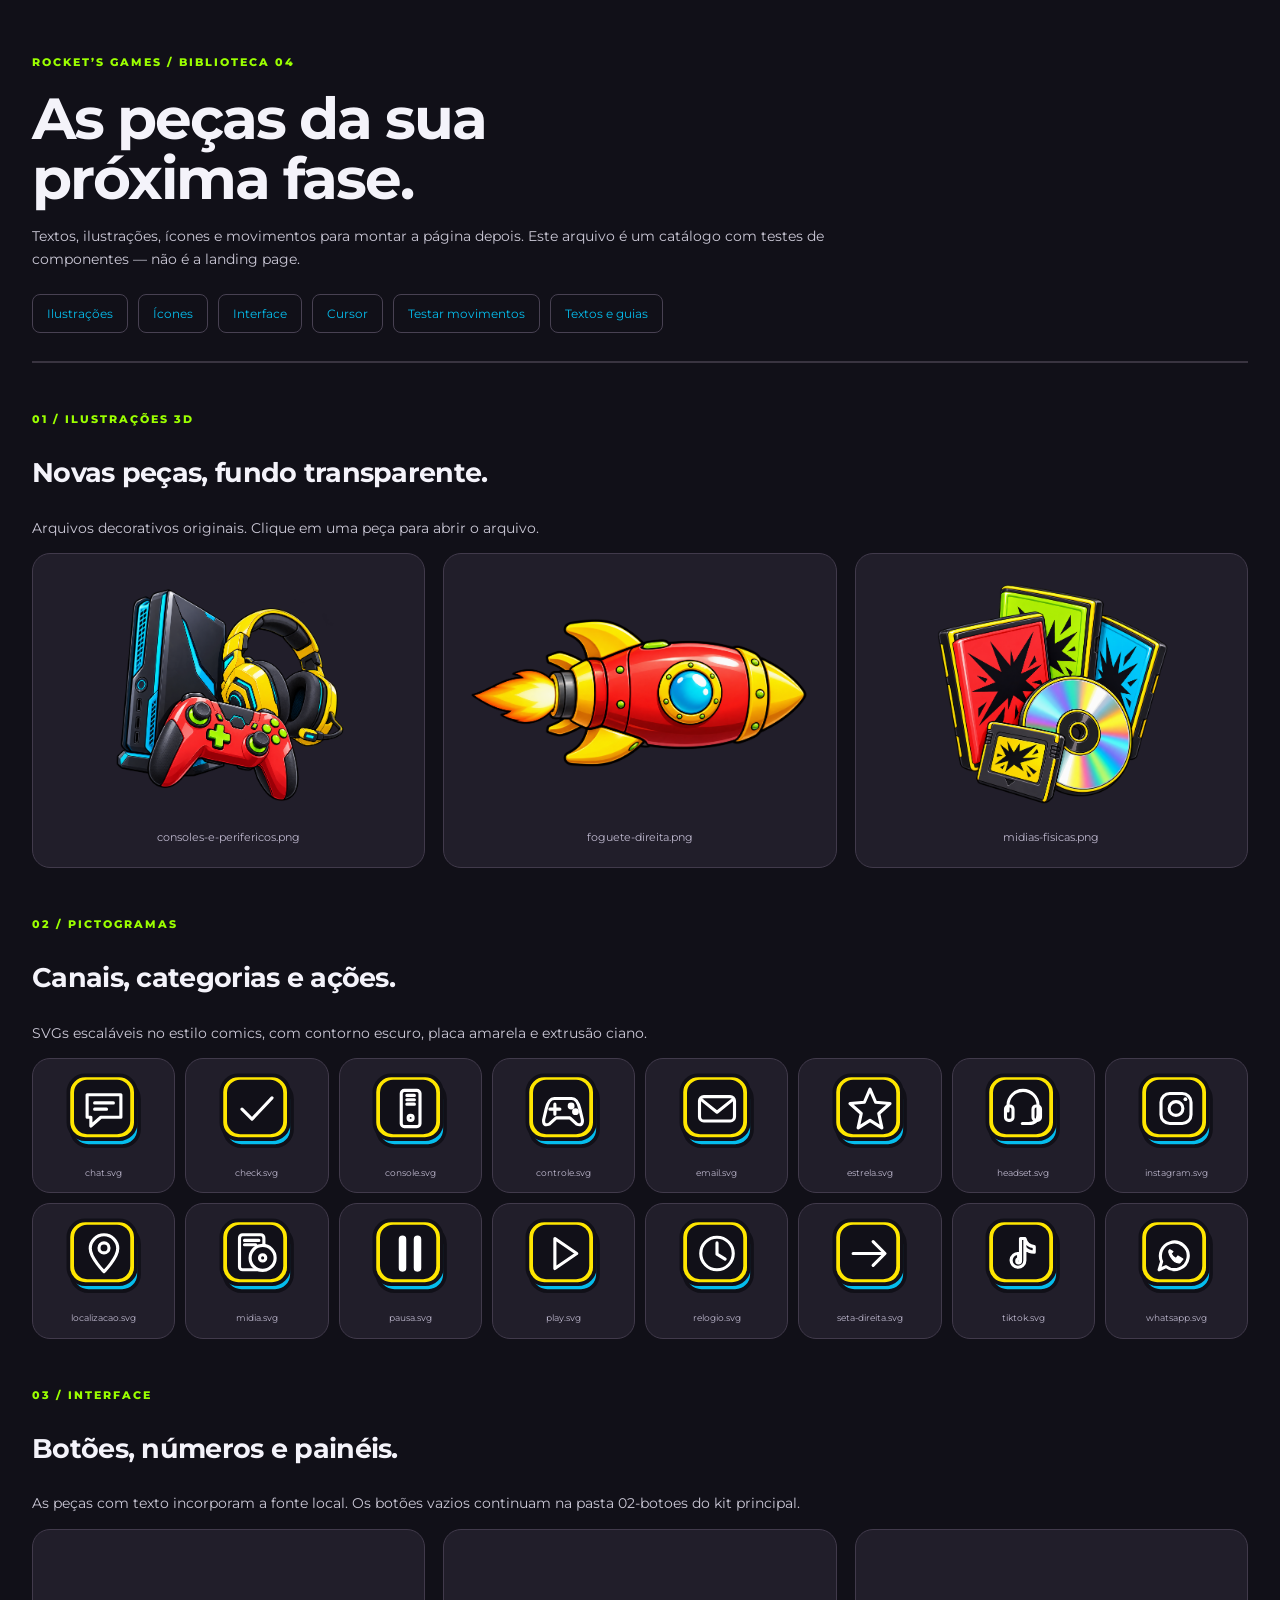
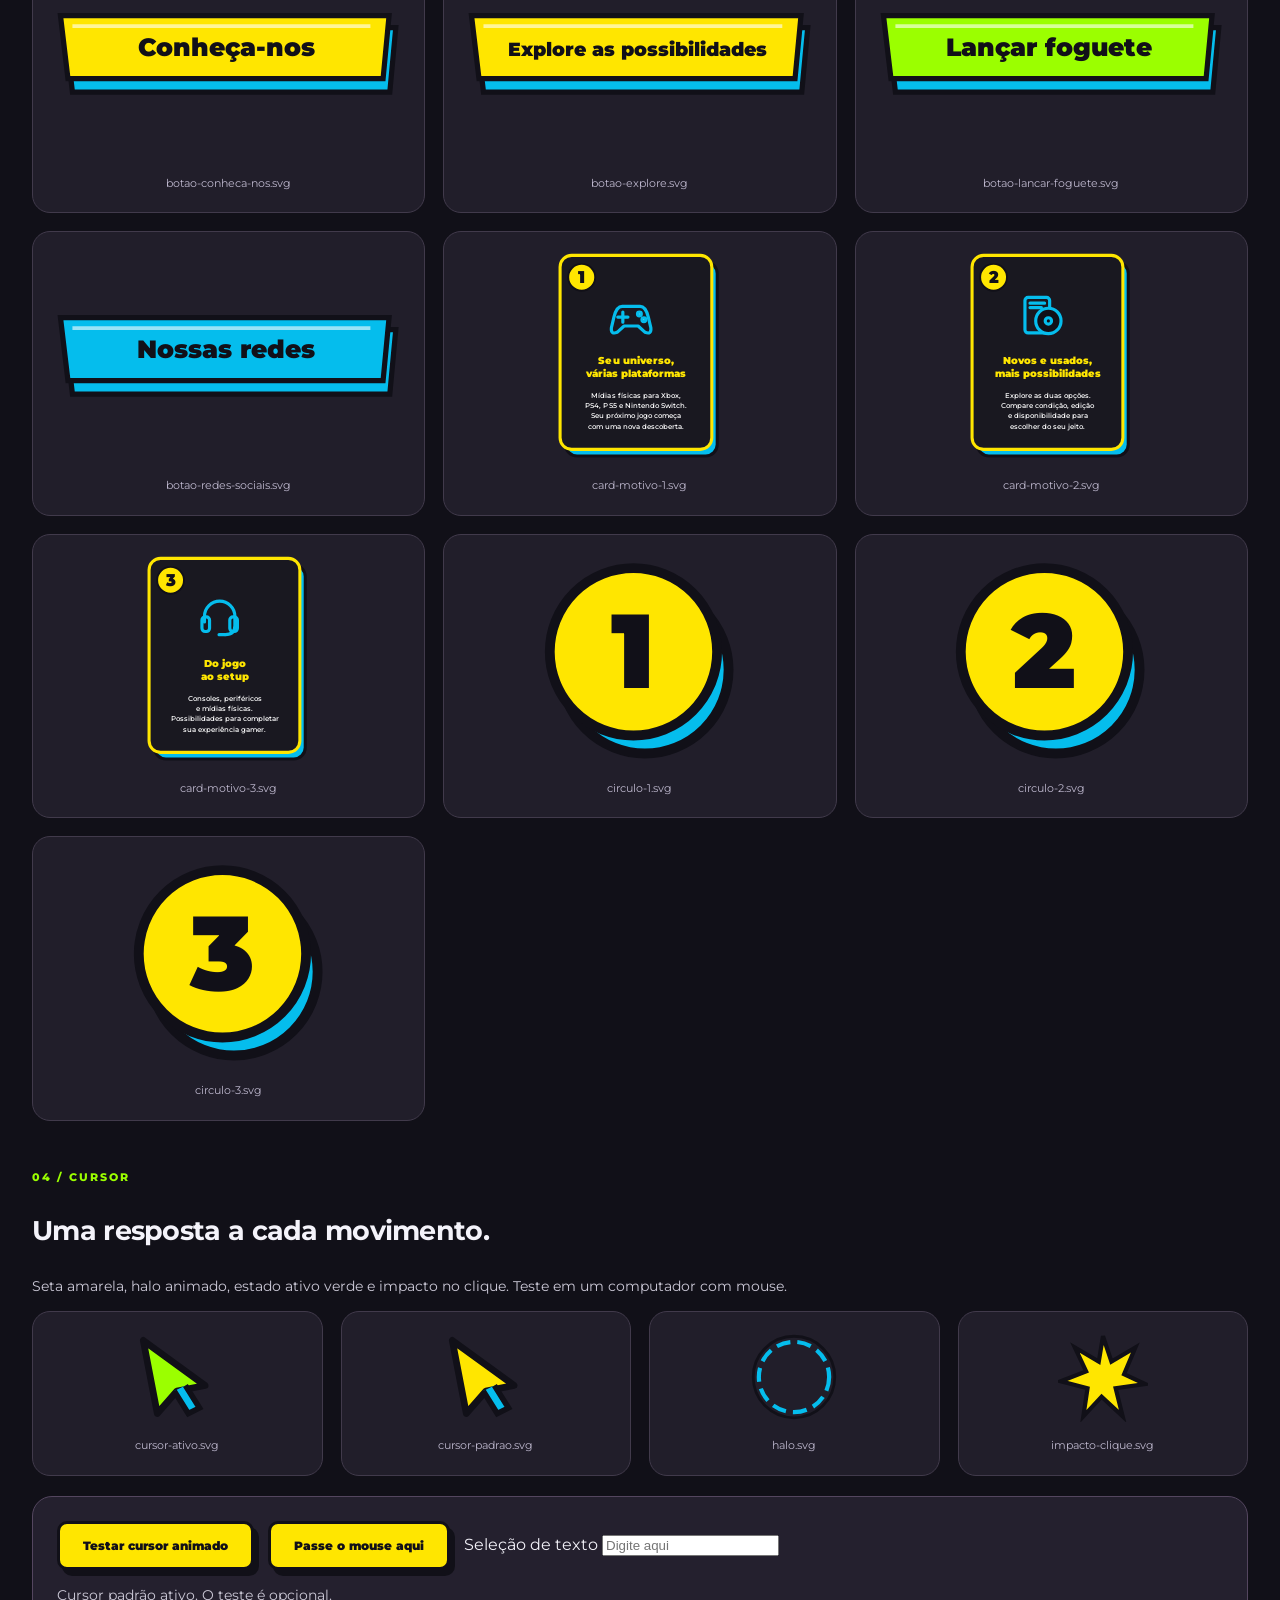
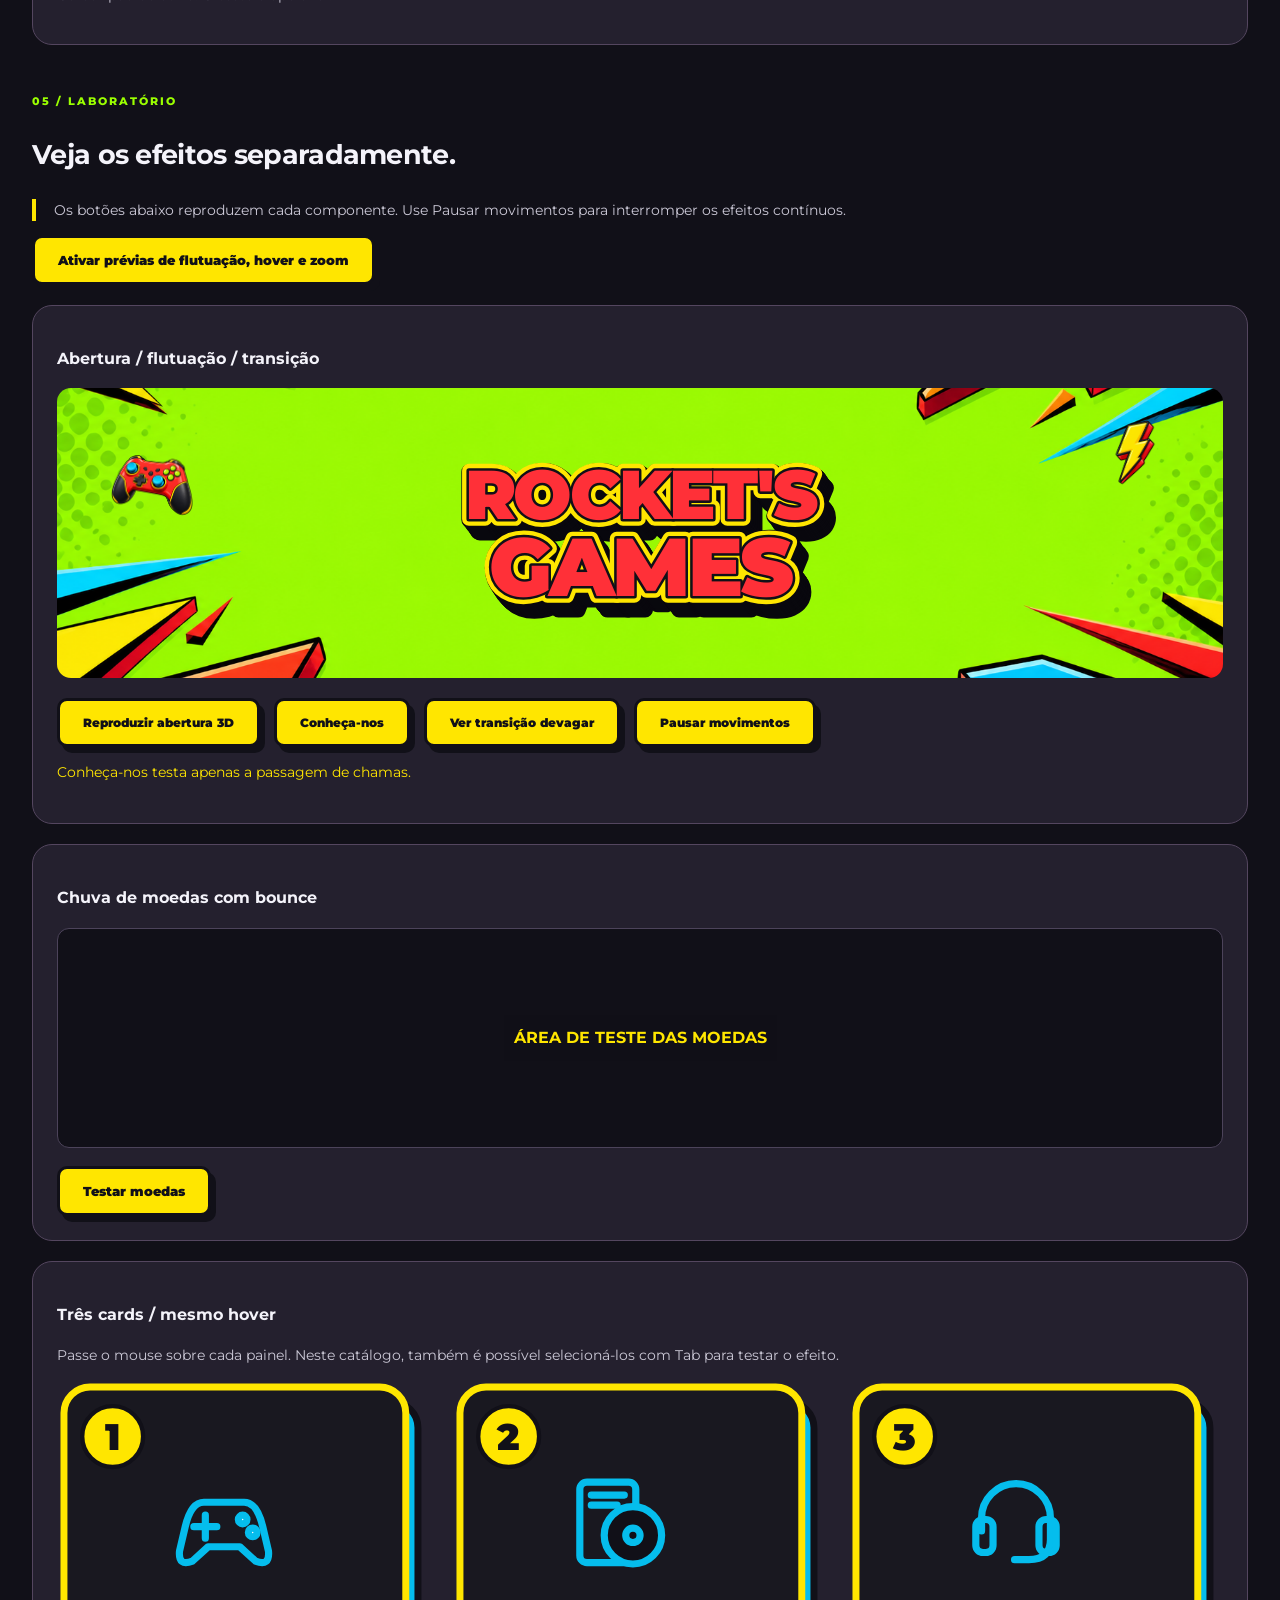
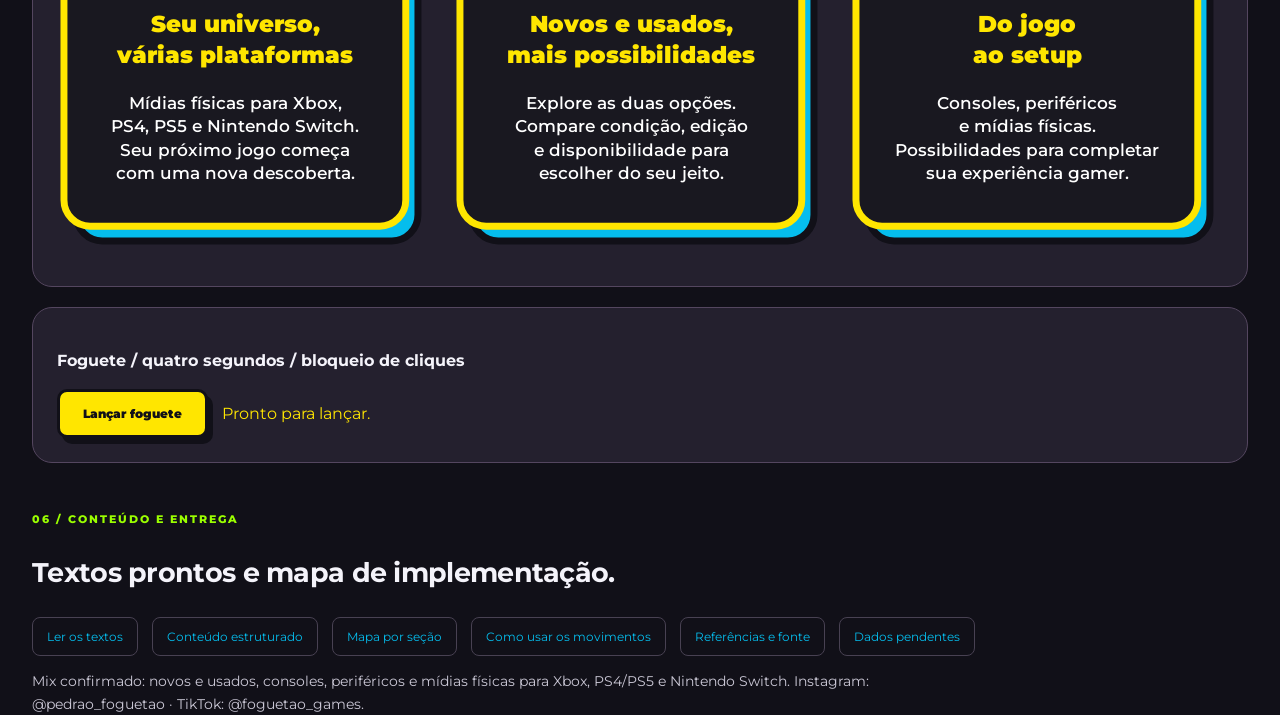
<file: P0/ABRA-O-PACOTE-ATUAL.html>
<!doctype html><html lang="pt-BR"><meta charset="utf-8"><meta name="viewport" content="width=device-width, initial-scale=1"><meta http-equiv="refresh" content="0;url=09-complementos/ABRA-O-CATALOGO.html"><title>Rocket’s Games — pacote atualizado</title><p><a href="09-complementos/ABRA-O-CATALOGO.html">Abrir o catálogo atualizado de arquivos da Rocket’s Games</a></p></html>
</file>
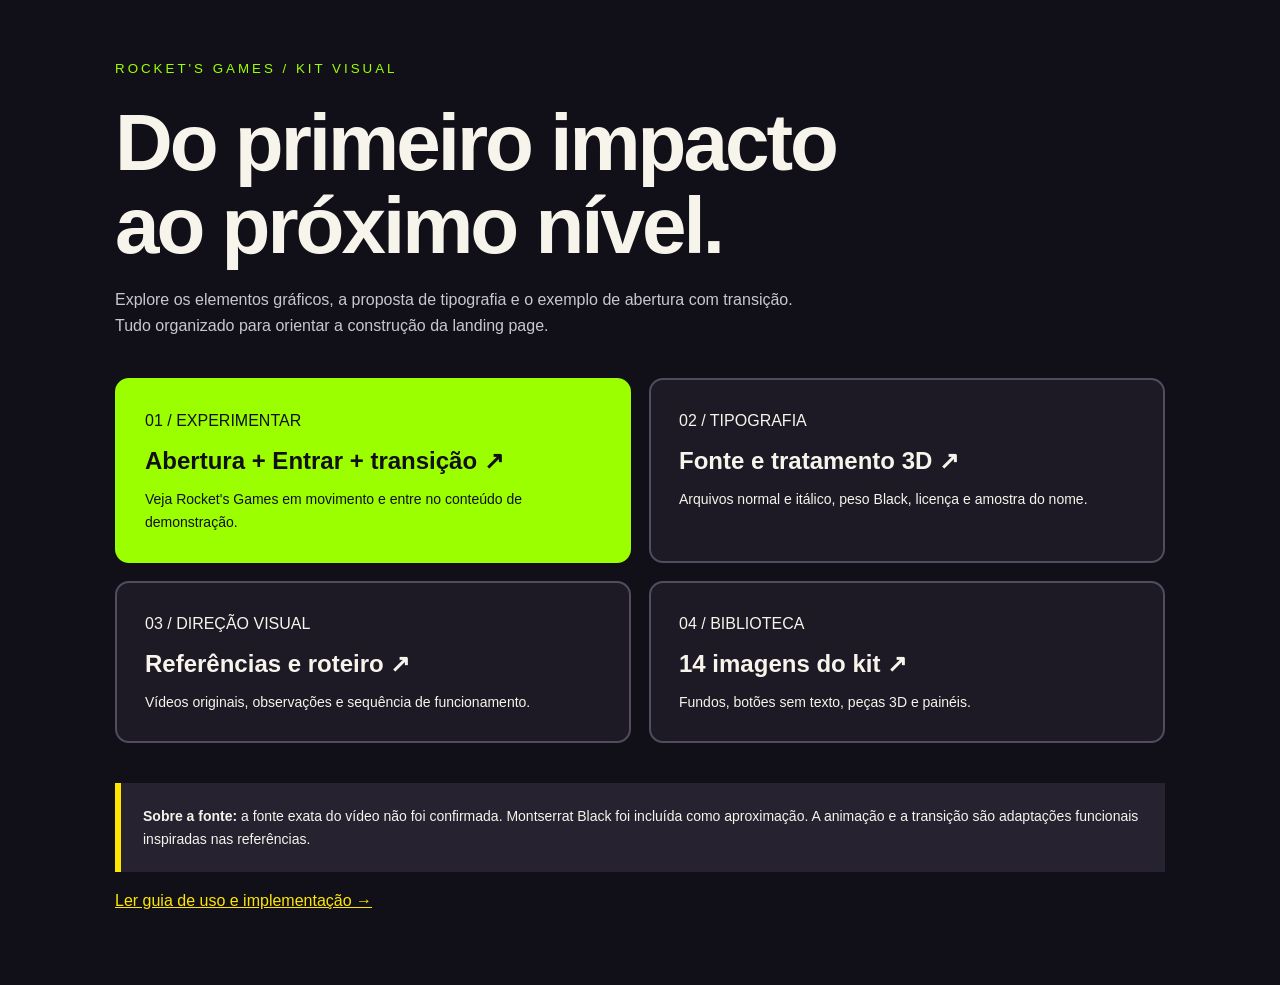
<file: P0/COMECE-AQUI.html>
<!doctype html><html lang="pt-BR"><meta charset="utf-8"><meta name="viewport" content="width=device-width,initial-scale=1"><title>Rocket's Games — material visual</title><style>body{font:16px/1.6 Arial,sans-serif;margin:0;background:#111018;color:#f6f4eb}main{max-width:1050px;margin:auto;padding:55px 6%}small{color:#9bff00;letter-spacing:3px}h1{font-size:clamp(40px,7vw,80px);line-height:1.04;margin:20px 0;letter-spacing:-3px}.lead{max-width:700px;color:#cac6d1}.grid{display:grid;grid-template-columns:1fr 1fr;gap:18px;margin:40px 0}.card{color:inherit;text-decoration:none;display:block;padding:28px;border:2px solid #514c5e;border-radius:14px;background:#1d1a25}.card:first-child{background:#9bff00;color:#111018;border-color:#9bff00}.card b{display:block;font-size:24px;margin:8px 0}.card p{font-size:14px;margin:0}.note{padding:22px;border-left:6px solid #ffe600;background:#272230;font-size:14px}a:focus-visible{outline:4px solid #05bded;outline-offset:5px}.guide{color:#ffe600}@media(max-width:650px){.grid{grid-template-columns:1fr}main{padding-top:35px}}</style><main><small>ROCKET'S GAMES / KIT VISUAL</small><h1>Do primeiro impacto<br>ao próximo nível.</h1><p class="lead">Explore os elementos gráficos, a proposta de tipografia e o exemplo de abertura com transição. Tudo organizado para orientar a construção da landing page.</p><div class="grid"><a class="card" href="07-abertura-e-transicao/DEMO.html"><span>01 / EXPERIMENTAR</span><b>Abertura + Entrar + transição ↗</b><p>Veja Rocket's Games em movimento e entre no conteúdo de demonstração.</p></a><a class="card" href="06-tipografia/AMOSTRA.html"><span>02 / TIPOGRAFIA</span><b>Fonte e tratamento 3D ↗</b><p>Arquivos normal e itálico, peso Black, licença e amostra do nome.</p></a><a class="card" href="08-referencias/REFERENCIAS.html"><span>03 / DIREÇÃO VISUAL</span><b>Referências e roteiro ↗</b><p>Vídeos originais, observações e sequência de funcionamento.</p></a><a class="card" href="GALERIA.html"><span>04 / BIBLIOTECA</span><b>14 imagens do kit ↗</b><p>Fundos, botões sem texto, peças 3D e painéis.</p></a></div><p class="note"><strong>Sobre a fonte:</strong> a fonte exata do vídeo não foi confirmada. Montserrat Black foi incluída como aproximação. A animação e a transição são adaptações funcionais inspiradas nas referências.</p><p><a class="guide" href="08-referencias/GUIA-DE-IMPLEMENTACAO.txt">Ler guia de uso e implementação →</a></p></main></html>
</file>
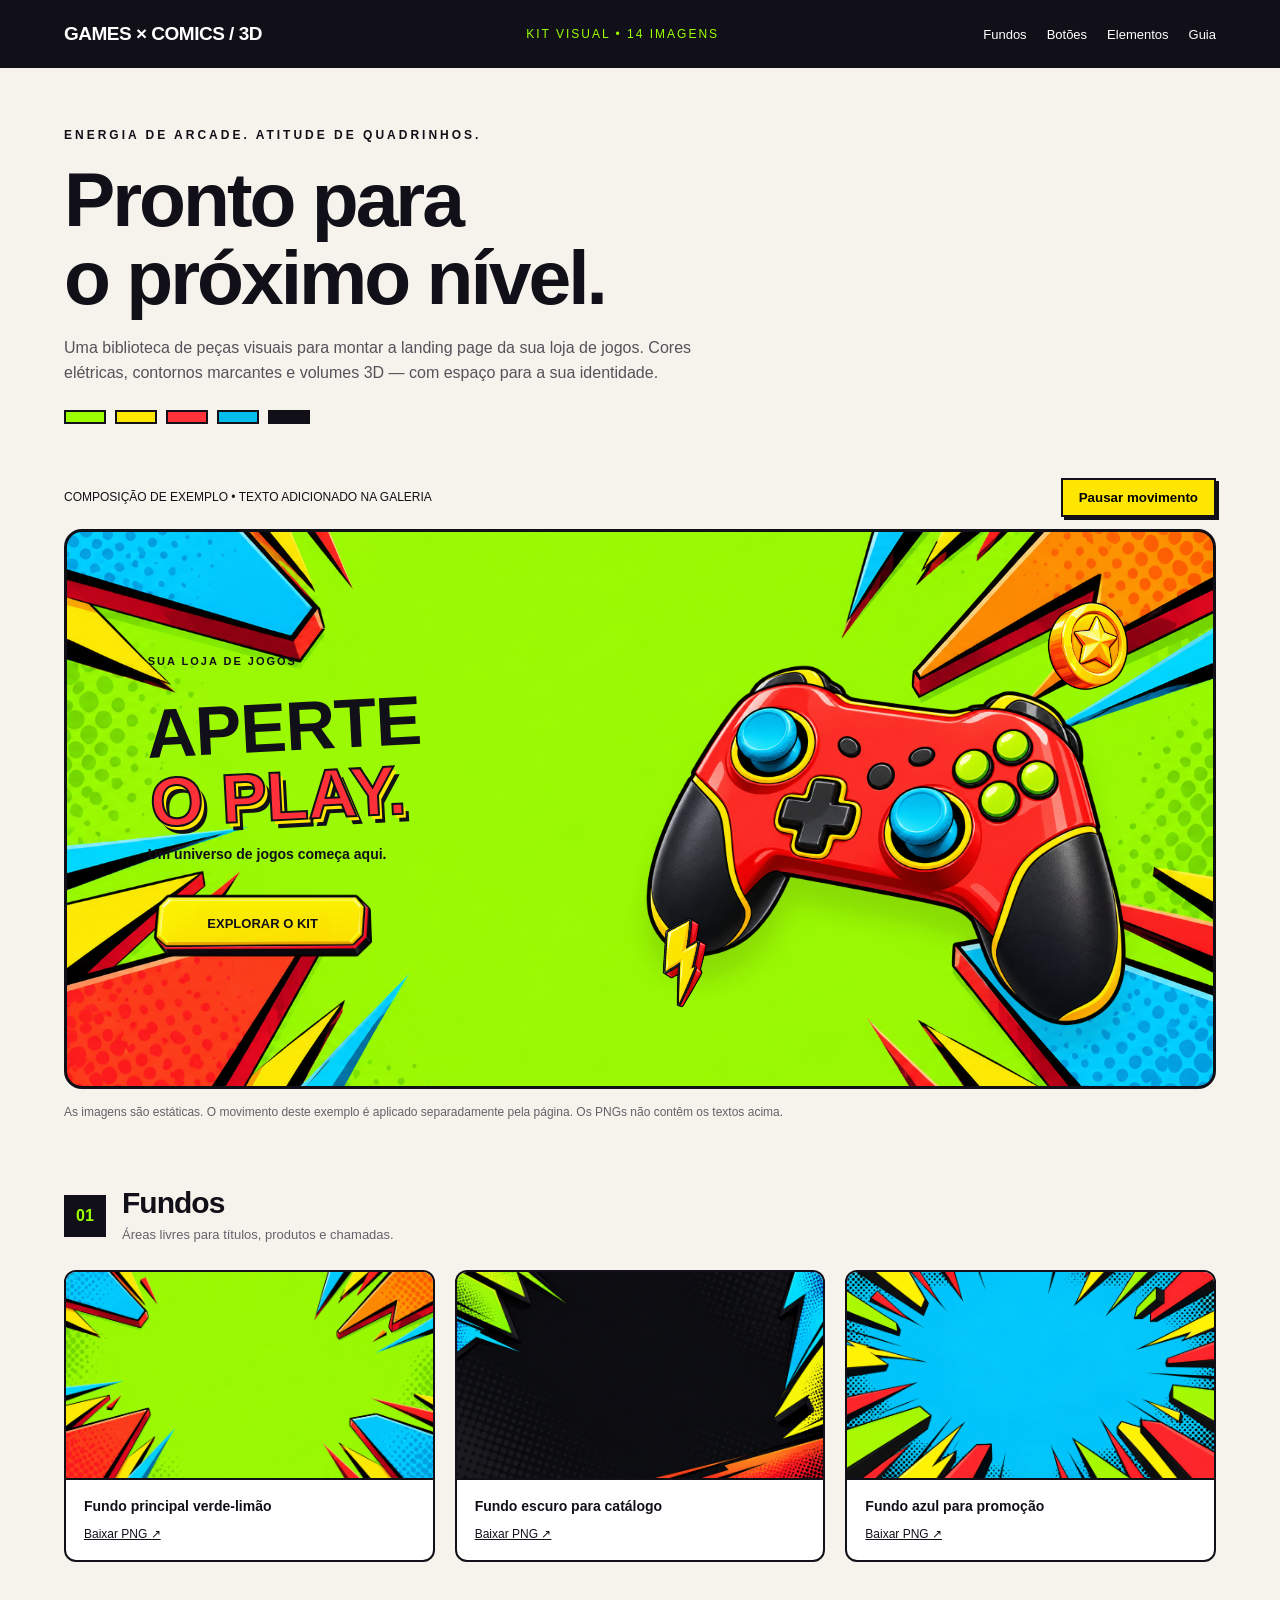
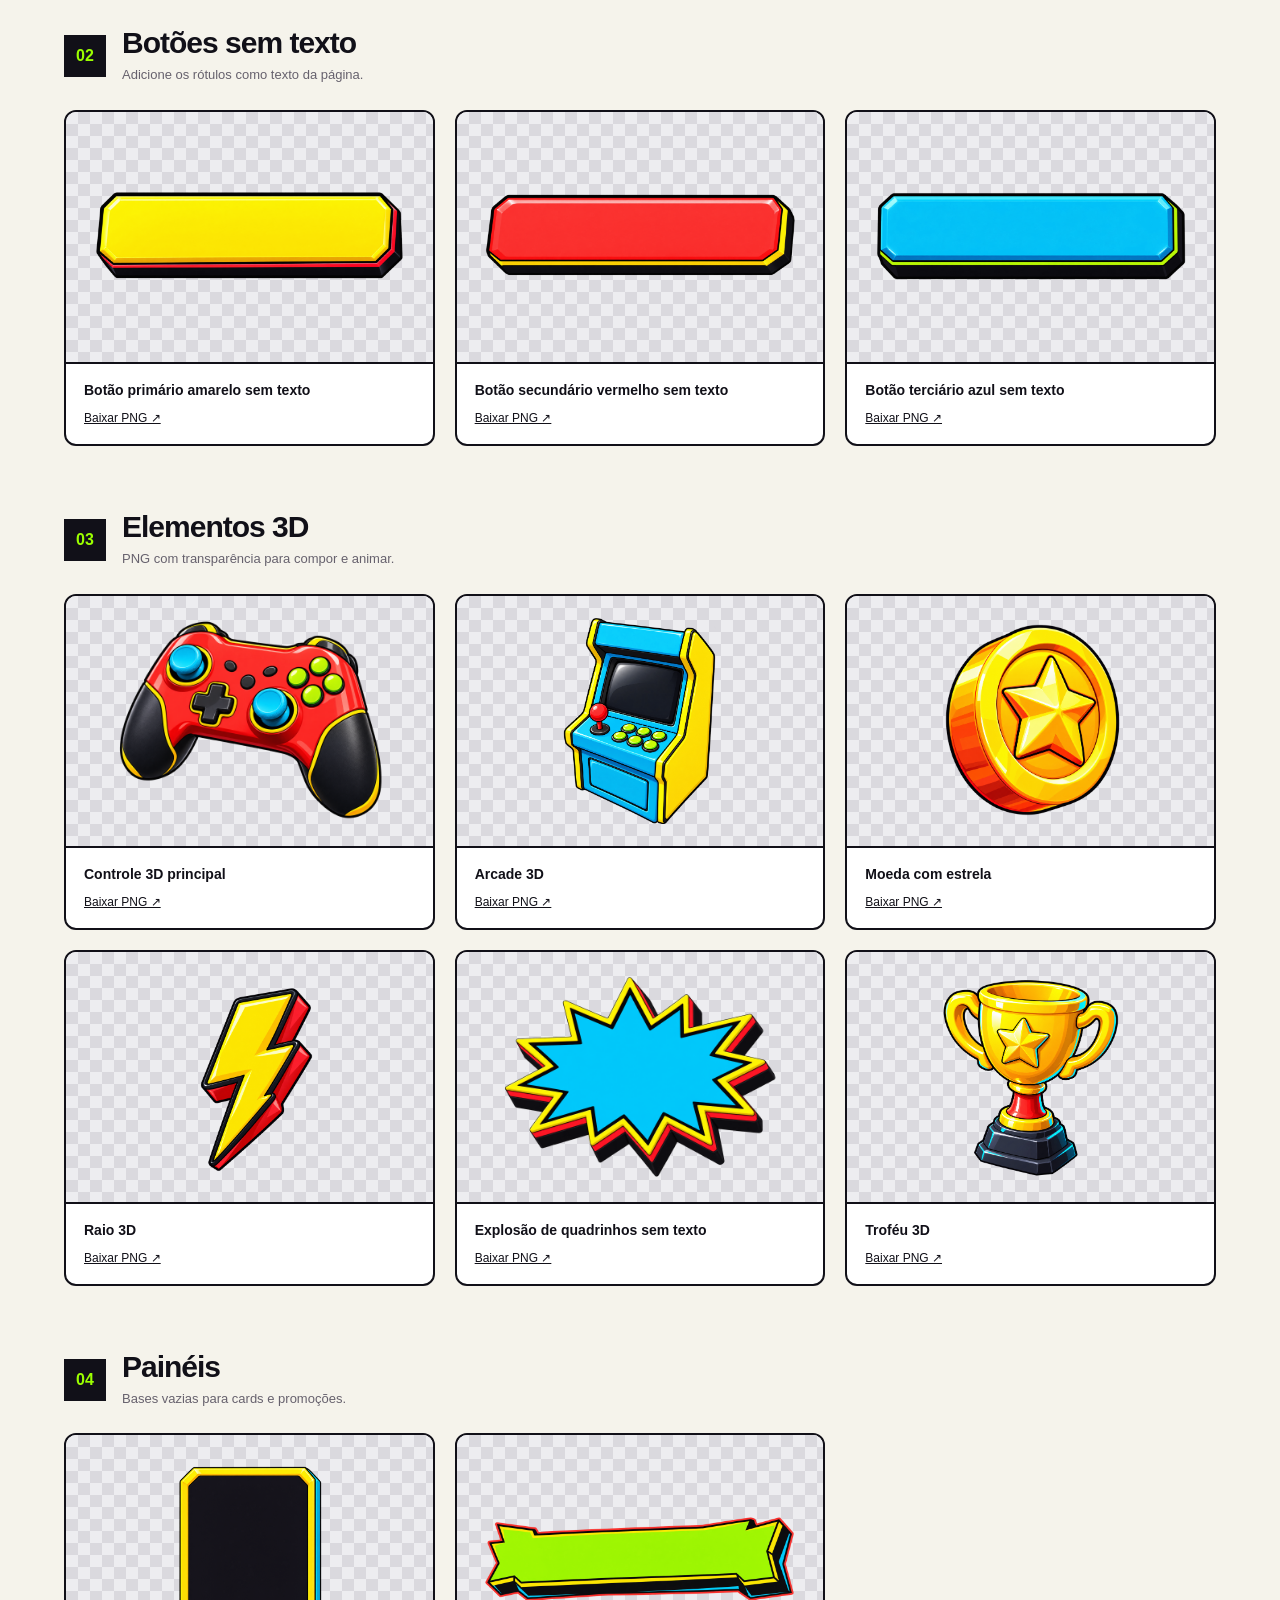
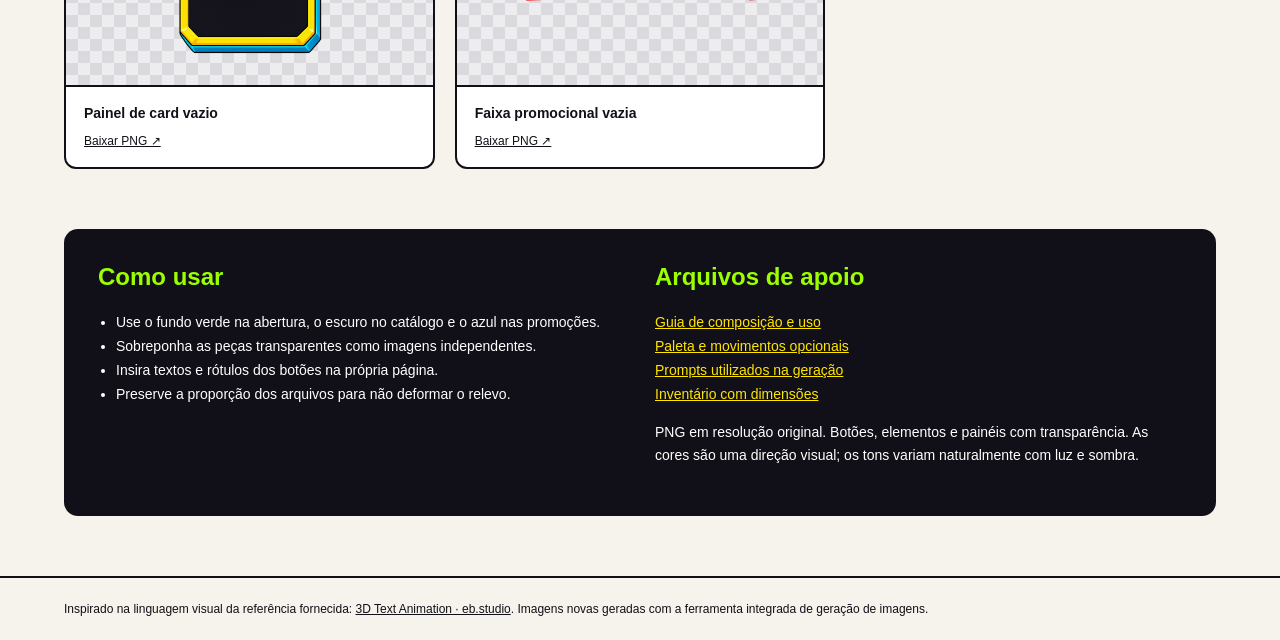
<file: P0/GALERIA.html>
<!doctype html><html lang="pt-BR"><head><meta charset="utf-8"><meta name="viewport" content="width=device-width,initial-scale=1"><title>Kit visual • Games + Comics 3D</title><style>
:root{--lime:#9bff00;--yellow:#ffe600;--red:#ff3038;--cyan:#05bded;--ink:#111018}*{box-sizing:border-box}body{margin:0;background:#f5f3eb;color:var(--ink);font-family:Arial,Helvetica,sans-serif}a{color:inherit}header{padding:23px 5%;background:var(--ink);color:white;display:flex;justify-content:space-between;gap:20px;align-items:center;flex-wrap:wrap}header b{font-size:19px;letter-spacing:-.5px}header span{font-size:12px;color:var(--lime);letter-spacing:2px}nav{display:flex;gap:20px;font-size:13px}nav a{text-decoration:none}a:focus-visible,button:focus-visible{outline:3px solid var(--red);outline-offset:4px}.intro{padding:60px 5% 30px;max-width:1000px}.eyebrow{font-size:12px;letter-spacing:3px;font-weight:800}h1{font-size:clamp(38px,6vw,78px);line-height:1.02;letter-spacing:-3px;margin:18px 0}p{line-height:1.6}.intro p{max-width:660px;color:#54525b}.palette{display:flex;gap:9px;margin:24px 0}.swatch{width:42px;height:14px;border:2px solid var(--ink);background:var(--c)}main{padding:0 5% 60px;max-width:1600px;margin:auto}.preview-label{display:flex;align-items:center;justify-content:space-between;gap:12px;font-size:12px;margin:0 0 12px}.toggle{border:2px solid var(--ink);background:var(--yellow);padding:10px 16px;box-shadow:3px 3px 0 var(--ink);font-weight:bold;cursor:pointer}.hero{position:relative;overflow:hidden;border:3px solid var(--ink);border-radius:18px;min-height:560px;background:var(--lime) url('01-backgrounds/hero-lima.png') center/cover;display:grid;grid-template-columns:1fr 1fr;align-items:center;padding:7%;isolation:isolate}.hero-copy{z-index:2}.hero-copy small{font-weight:800;letter-spacing:2px;font-size:11px}.hero h2{font-family:Impact,'Arial Black',sans-serif;font-size:clamp(38px,5.4vw,80px);line-height:1;letter-spacing:-1px;margin:18px 0;transform:rotate(-3deg)}.hero h2 em{font-style:normal;color:var(--red);-webkit-text-stroke:2px var(--ink);text-shadow:3px 4px 0 var(--yellow),6px 8px 0 var(--ink)}.hero-copy p{font-size:14px;max-width:320px;font-weight:600}.sample-button{position:relative;width:230px;display:block;margin-top:20px;text-decoration:none;transition:transform .15s}.sample-button:hover{transform:translateY(-4px)}.sample-button img{display:block;width:100%}.sample-button span{position:absolute;inset:0 0 6%;display:grid;place-items:center;font-size:13px;font-weight:900}.hero-art{position:relative;height:370px}.controller{position:absolute;width:115%;max-width:none;left:-8%;top:35px;filter:drop-shadow(0 25px 12px #10101020);animation:float 5s ease-in-out infinite}.coin{position:absolute;width:100px;right:-1%;top:-25px;animation:float 4s ease-in-out infinite reverse}.bolt{position:absolute;width:85px;left:0;bottom:-15px;transform:rotate(-18deg);animation:float 4.6s ease-in-out infinite}.motion-off .controller,.motion-off .coin,.motion-off .bolt{animation:none}@keyframes float{0%,100%{translate:0 0}50%{translate:0 -16px}}.note{font-size:12px;color:#64616a;margin-top:14px}.section-head{display:flex;gap:16px;align-items:center;margin:64px 0 24px}.section-head>span{display:grid;place-items:center;background:var(--ink);color:var(--lime);width:42px;height:42px;font-weight:bold}.section-head h2{font-size:30px;margin:0;letter-spacing:-1px}.section-head p{margin:5px 0 0;color:#66616d;font-size:13px}.grid{display:grid;grid-template-columns:repeat(3,minmax(0,1fr));gap:20px}article{border:2px solid var(--ink);border-radius:12px;overflow:hidden;background:white;min-width:0}.art{display:flex;align-items:center;justify-content:center;height:250px;padding:22px;background:#191822}.checker{background-color:#ededf0;background-image:linear-gradient(45deg,#dad9de 25%,transparent 25%),linear-gradient(-45deg,#dad9de 25%,transparent 25%),linear-gradient(45deg,transparent 75%,#dad9de 75%),linear-gradient(-45deg,transparent 75%,#dad9de 75%);background-size:24px 24px;background-position:0 0,0 12px,12px -12px,-12px 0}.art img{max-width:100%;max-height:100%;object-fit:contain;transition:transform .2s}.art:hover img{transform:scale(1.04)}.backgrounds .art{height:auto;aspect-ratio:16/9;padding:0}.backgrounds .art img{width:100%;height:100%;object-fit:cover}.caption{padding:18px;border-top:2px solid var(--ink)}.caption h3{font-size:14px;margin:0 0 10px}.caption a{font-size:12px}.guide{margin-top:60px;background:var(--ink);color:white;padding:34px;border-radius:14px;display:grid;grid-template-columns:1fr 1fr;gap:30px}.guide h2{margin-top:0;color:var(--lime)}.guide p,.guide li{font-size:14px;line-height:1.7}.guide ul{padding-left:18px}.guide a{color:var(--yellow)}footer{padding:24px 5%;font-size:12px;border-top:2px solid var(--ink)}@media(max-width:780px){.grid{grid-template-columns:repeat(2,minmax(0,1fr))}.backgrounds{grid-template-columns:1fr}.hero{grid-template-columns:1fr;min-height:700px;padding:10%}.hero-art{height:280px}.controller{width:90%;left:5%;top:20px}.coin{width:70px;right:0;top:5px}.bolt{width:60px}.hero-copy{max-width:100%}.hero h2{font-size:58px}.guide{grid-template-columns:1fr}.intro{padding-top:35px}h1{letter-spacing:-2px}.art{height:220px}}@media(max-width:480px){.grid{grid-template-columns:1fr}.hero h2{font-size:48px}.hero{min-height:660px}.hero-art{height:220px}.controller{width:110%;left:-5%}.coin{top:-10px}.caption{padding:15px}nav{gap:12px}.preview-label{align-items:flex-start}.intro p{font-size:14px}}@media(prefers-reduced-motion:reduce){*,*::before,*::after{animation:none!important;transition:none!important;scroll-behavior:auto!important}}
</style></head><body><header><b>GAMES × COMICS / 3D</b><span>KIT VISUAL • 14 IMAGENS</span><nav><a href="#grupo01">Fundos</a><a href="#grupo02">Botões</a><a href="#grupo03">Elementos</a><a href="#guia">Guia</a></nav></header><div class="intro"><div class="eyebrow">ENERGIA DE ARCADE. ATITUDE DE QUADRINHOS.</div><h1>Pronto para<br>o próximo nível.</h1><p>Uma biblioteca de peças visuais para montar a landing page da sua loja de jogos. Cores elétricas, contornos marcantes e volumes 3D — com espaço para a sua identidade.</p><div class="palette"><span class="swatch" style="--c:#9BFF00" title="#9BFF00"></span><span class="swatch" style="--c:#FFE600" title="#FFE600"></span><span class="swatch" style="--c:#FF3038" title="#FF3038"></span><span class="swatch" style="--c:#05BDED" title="#05BDED"></span><span class="swatch" style="--c:#111018" title="#111018"></span></div></div><main><div class="preview-label"><span>COMPOSIÇÃO DE EXEMPLO • TEXTO ADICIONADO NA GALERIA</span><button class="toggle" aria-pressed="true" id="motion">Pausar movimento</button></div><div class="hero"><div class="hero-copy"><small>SUA LOJA DE JOGOS</small><h2>APERTE<br><em>O PLAY.</em></h2><p>Um universo de jogos começa aqui.</p><a class="sample-button" href="#grupo01"><img src="02-botoes/botao-amarelo.png" alt=""><span>EXPLORAR O KIT</span></a></div><div class="hero-art" aria-hidden="true"><img class="controller" src="03-elementos/controle-3d.png" alt=""><img class="coin" src="03-elementos/moeda-estrela.png" alt=""><img class="bolt" src="03-elementos/raio-3d.png" alt=""></div></div><p class="note">As imagens são estáticas. O movimento deste exemplo é aplicado separadamente pela página. Os PNGs não contêm os textos acima.</p><section id="grupo01"><div class="section-head"><span>01</span><div><h2>Fundos</h2><p>Áreas livres para títulos, produtos e chamadas.</p></div></div><div class="grid backgrounds"><article><a class="art " href="01-backgrounds/hero-lima.png" target="_blank" rel="noopener"><img src="01-backgrounds/hero-lima.png" alt="Fundo principal verde-limão" loading="lazy"></a><div class="caption"><h3>Fundo principal verde-limão</h3><a href="01-backgrounds/hero-lima.png" download>Baixar PNG ↗</a></div></article><article><a class="art " href="01-backgrounds/catalogo-escuro.png" target="_blank" rel="noopener"><img src="01-backgrounds/catalogo-escuro.png" alt="Fundo escuro para catálogo" loading="lazy"></a><div class="caption"><h3>Fundo escuro para catálogo</h3><a href="01-backgrounds/catalogo-escuro.png" download>Baixar PNG ↗</a></div></article><article><a class="art " href="01-backgrounds/promocao-azul.png" target="_blank" rel="noopener"><img src="01-backgrounds/promocao-azul.png" alt="Fundo azul para promoção" loading="lazy"></a><div class="caption"><h3>Fundo azul para promoção</h3><a href="01-backgrounds/promocao-azul.png" download>Baixar PNG ↗</a></div></article></div></section><section id="grupo02"><div class="section-head"><span>02</span><div><h2>Botões sem texto</h2><p>Adicione os rótulos como texto da página.</p></div></div><div class="grid "><article><a class="art checker" href="02-botoes/botao-amarelo.png" target="_blank" rel="noopener"><img src="02-botoes/botao-amarelo.png" alt="Botão primário amarelo sem texto" loading="lazy"></a><div class="caption"><h3>Botão primário amarelo sem texto</h3><a href="02-botoes/botao-amarelo.png" download>Baixar PNG ↗</a></div></article><article><a class="art checker" href="02-botoes/botao-vermelho.png" target="_blank" rel="noopener"><img src="02-botoes/botao-vermelho.png" alt="Botão secundário vermelho sem texto" loading="lazy"></a><div class="caption"><h3>Botão secundário vermelho sem texto</h3><a href="02-botoes/botao-vermelho.png" download>Baixar PNG ↗</a></div></article><article><a class="art checker" href="02-botoes/botao-azul.png" target="_blank" rel="noopener"><img src="02-botoes/botao-azul.png" alt="Botão terciário azul sem texto" loading="lazy"></a><div class="caption"><h3>Botão terciário azul sem texto</h3><a href="02-botoes/botao-azul.png" download>Baixar PNG ↗</a></div></article></div></section><section id="grupo03"><div class="section-head"><span>03</span><div><h2>Elementos 3D</h2><p>PNG com transparência para compor e animar.</p></div></div><div class="grid "><article><a class="art checker" href="03-elementos/controle-3d.png" target="_blank" rel="noopener"><img src="03-elementos/controle-3d.png" alt="Controle 3D principal" loading="lazy"></a><div class="caption"><h3>Controle 3D principal</h3><a href="03-elementos/controle-3d.png" download>Baixar PNG ↗</a></div></article><article><a class="art checker" href="03-elementos/arcade-3d.png" target="_blank" rel="noopener"><img src="03-elementos/arcade-3d.png" alt="Arcade 3D" loading="lazy"></a><div class="caption"><h3>Arcade 3D</h3><a href="03-elementos/arcade-3d.png" download>Baixar PNG ↗</a></div></article><article><a class="art checker" href="03-elementos/moeda-estrela.png" target="_blank" rel="noopener"><img src="03-elementos/moeda-estrela.png" alt="Moeda com estrela" loading="lazy"></a><div class="caption"><h3>Moeda com estrela</h3><a href="03-elementos/moeda-estrela.png" download>Baixar PNG ↗</a></div></article><article><a class="art checker" href="03-elementos/raio-3d.png" target="_blank" rel="noopener"><img src="03-elementos/raio-3d.png" alt="Raio 3D" loading="lazy"></a><div class="caption"><h3>Raio 3D</h3><a href="03-elementos/raio-3d.png" download>Baixar PNG ↗</a></div></article><article><a class="art checker" href="03-elementos/explosao-comics.png" target="_blank" rel="noopener"><img src="03-elementos/explosao-comics.png" alt="Explosão de quadrinhos sem texto" loading="lazy"></a><div class="caption"><h3>Explosão de quadrinhos sem texto</h3><a href="03-elementos/explosao-comics.png" download>Baixar PNG ↗</a></div></article><article><a class="art checker" href="03-elementos/trofeu-3d.png" target="_blank" rel="noopener"><img src="03-elementos/trofeu-3d.png" alt="Troféu 3D" loading="lazy"></a><div class="caption"><h3>Troféu 3D</h3><a href="03-elementos/trofeu-3d.png" download>Baixar PNG ↗</a></div></article></div></section><section id="grupo04"><div class="section-head"><span>04</span><div><h2>Painéis</h2><p>Bases vazias para cards e promoções.</p></div></div><div class="grid "><article><a class="art checker" href="04-paineis/painel-card.png" target="_blank" rel="noopener"><img src="04-paineis/painel-card.png" alt="Painel de card vazio" loading="lazy"></a><div class="caption"><h3>Painel de card vazio</h3><a href="04-paineis/painel-card.png" download>Baixar PNG ↗</a></div></article><article><a class="art checker" href="04-paineis/faixa-promocao.png" target="_blank" rel="noopener"><img src="04-paineis/faixa-promocao.png" alt="Faixa promocional vazia" loading="lazy"></a><div class="caption"><h3>Faixa promocional vazia</h3><a href="04-paineis/faixa-promocao.png" download>Baixar PNG ↗</a></div></article></div></section><aside class="guide" id="guia"><div><h2>Como usar</h2><ul><li>Use o fundo verde na abertura, o escuro no catálogo e o azul nas promoções.</li><li>Sobreponha as peças transparentes como imagens independentes.</li><li>Insira textos e rótulos dos botões na própria página.</li><li>Preserve a proporção dos arquivos para não deformar o relevo.</li></ul></div><div><h2>Arquivos de apoio</h2><p><a href="05-guia/LEIA-ME.txt">Guia de composição e uso</a><br><a href="05-guia/paleta-e-movimentos.css">Paleta e movimentos opcionais</a><br><a href="05-guia/prompts.txt">Prompts utilizados na geração</a><br><a href="inventario.json">Inventário com dimensões</a></p><p>PNG em resolução original. Botões, elementos e painéis com transparência. As cores são uma direção visual; os tons variam naturalmente com luz e sombra.</p></div></aside></main><footer>Inspirado na linguagem visual da referência fornecida: <a href="https://www.youtube.com/shorts/lrhD1xZROjA" target="_blank" rel="noopener">3D Text Animation · eb.studio</a>. Imagens novas geradas com a ferramenta integrada de geração de imagens.</footer><script>const toggle=document.getElementById('motion');function setMotion(on){document.body.classList.toggle('motion-off',!on);toggle.setAttribute('aria-pressed',String(on));toggle.textContent=on?'Pausar movimento':'Ativar movimento'}setMotion(!matchMedia('(prefers-reduced-motion: reduce)').matches);toggle.addEventListener('click',()=>setMotion(toggle.getAttribute('aria-pressed')!=='true'));</script></body></html>
</file>
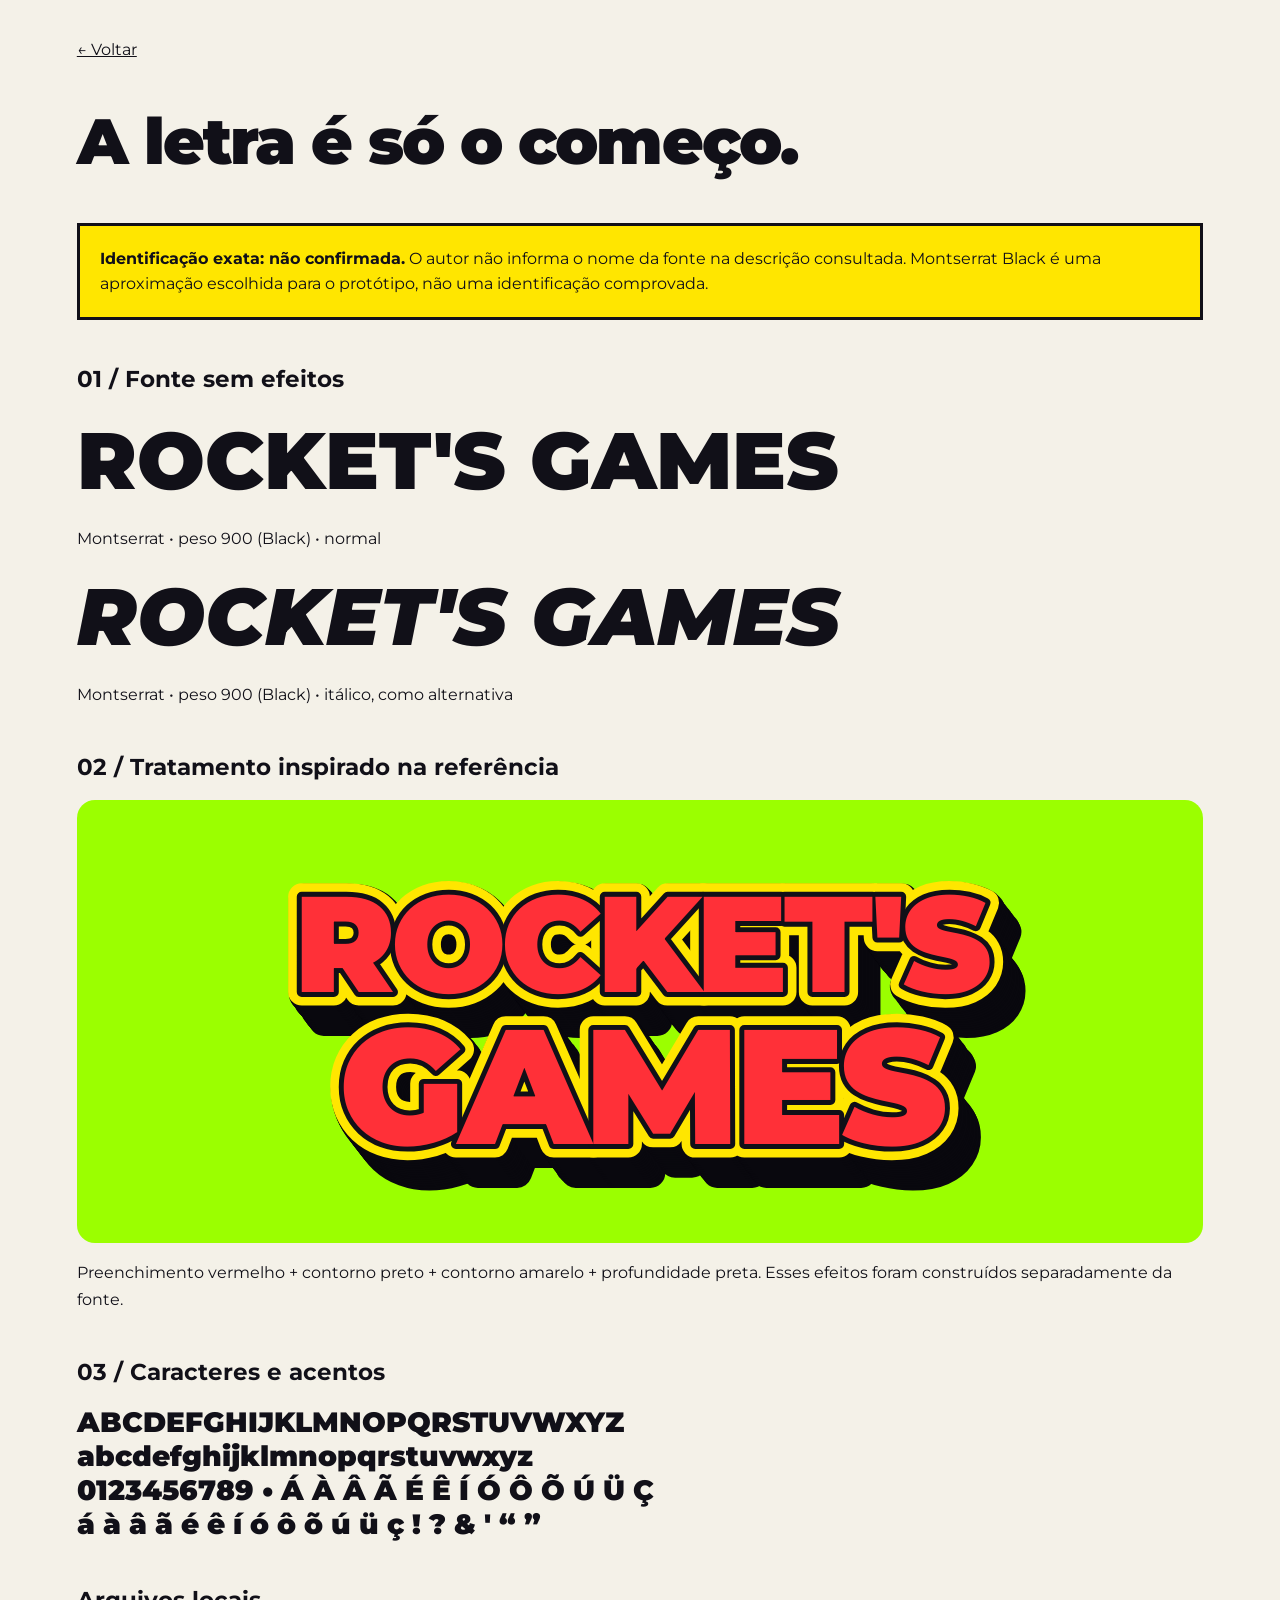
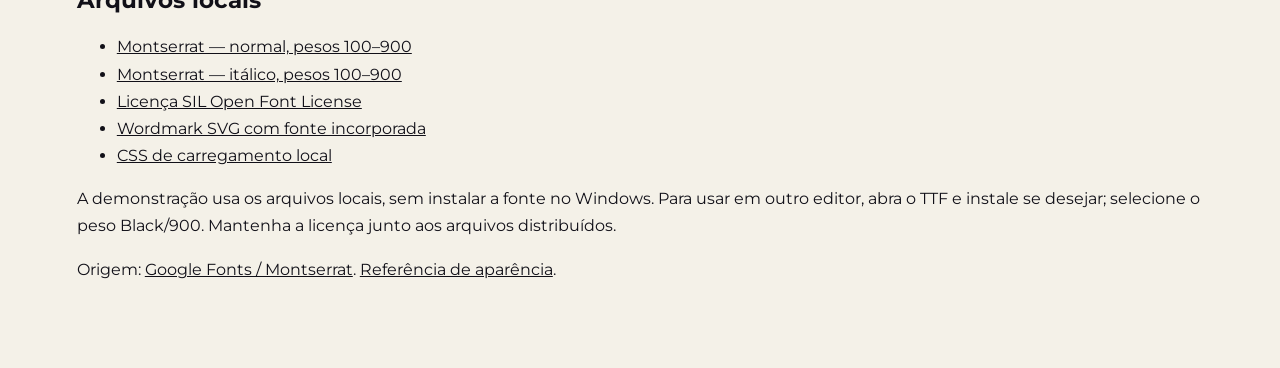
<file: P0/06-tipografia/AMOSTRA.html>
<!doctype html><html lang="pt-BR"><meta charset="utf-8"><meta name="viewport" content="width=device-width,initial-scale=1"><title>Rocket's Games — tipografia</title><link rel="stylesheet" href="fontes.css"><style>body{margin:0;background:#f4f1e8;color:#111018;font-family:Montserrat,Arial,sans-serif}main{max-width:1150px;margin:auto;padding:40px 6%}h1{font-weight:900;letter-spacing:-2px;font-size:clamp(32px,5vw,65px)}.note{padding:20px;background:#ffe600;border:3px solid #111018;line-height:1.6}section{margin:45px 0}.plain{font-size:clamp(28px,7vw,80px);font-weight:900;overflow-wrap:anywhere}.italic{font-style:italic}.sample{background:#9bff00;padding:20px;border-radius:18px}.wordmark{width:100%;height:auto}p,li{line-height:1.7}code{background:#e2ded2;padding:4px}a{color:inherit}.abc{font-weight:900;font-size:28px;overflow-wrap:anywhere}h2{font-size:23px}</style><main><a href="../COMECE-AQUI.html">← Voltar</a><h1>A letra é só o começo.</h1><div class="note"><strong>Identificação exata: não confirmada.</strong> O autor não informa o nome da fonte na descrição consultada. Montserrat Black é uma aproximação escolhida para o protótipo, não uma identificação comprovada.</div><section><h2>01 / Fonte sem efeitos</h2><div class="plain">ROCKET'S GAMES</div><p>Montserrat • peso 900 (Black) • normal</p><div class="plain italic">ROCKET'S GAMES</div><p>Montserrat • peso 900 (Black) • itálico, como alternativa</p></section><section><h2>02 / Tratamento inspirado na referência</h2><div class="sample"><svg class="wordmark" viewBox="0 0 1200 440" role="img" aria-label="Rocket's Games" xmlns="http://www.w3.org/2000/svg"><defs><g id="wordmark"><text x="600" y="190" text-anchor="middle" font-family="Montserrat,Arial Black,sans-serif" font-size="150" font-weight="900" letter-spacing="-5">ROCKET'S</text><text x="600" y="358" text-anchor="middle" font-family="Montserrat,Arial Black,sans-serif" font-size="180" font-weight="900" letter-spacing="-6">GAMES</text></g></defs><g stroke-linejoin="round" paint-order="stroke fill"><use href="#wordmark" transform="translate(24,32)" fill="#09080e" stroke="#09080e" stroke-width="33"/><use href="#wordmark" transform="translate(22.5,30)" fill="#09080e" stroke="#09080e" stroke-width="33"/><use href="#wordmark" transform="translate(21,28)" fill="#09080e" stroke="#09080e" stroke-width="33"/><use href="#wordmark" transform="translate(19.5,26)" fill="#09080e" stroke="#09080e" stroke-width="33"/><use href="#wordmark" transform="translate(18,24)" fill="#09080e" stroke="#09080e" stroke-width="33"/><use href="#wordmark" transform="translate(16.5,22)" fill="#09080e" stroke="#09080e" stroke-width="33"/><use href="#wordmark" transform="translate(15,20)" fill="#09080e" stroke="#09080e" stroke-width="33"/><use href="#wordmark" transform="translate(13.5,18)" fill="#09080e" stroke="#09080e" stroke-width="33"/><use href="#wordmark" transform="translate(12,16)" fill="#09080e" stroke="#09080e" stroke-width="33"/><use href="#wordmark" transform="translate(10.5,14)" fill="#09080e" stroke="#09080e" stroke-width="33"/><use href="#wordmark" transform="translate(9,12)" fill="#09080e" stroke="#09080e" stroke-width="33"/><use href="#wordmark" transform="translate(7.5,10)" fill="#09080e" stroke="#09080e" stroke-width="33"/><use href="#wordmark" transform="translate(6,8)" fill="#09080e" stroke="#09080e" stroke-width="33"/><use href="#wordmark" transform="translate(4.5,6)" fill="#09080e" stroke="#09080e" stroke-width="33"/><use href="#wordmark" transform="translate(3,4)" fill="#09080e" stroke="#09080e" stroke-width="33"/><use href="#wordmark" transform="translate(1.5,2)" fill="#09080e" stroke="#09080e" stroke-width="33"/><use href="#wordmark" stroke="#ffe600" stroke-width="30" fill="#ffe600"/><use href="#wordmark" stroke="#111018" stroke-width="11" fill="#ff3038"/></g></svg></div><p>Preenchimento vermelho + contorno preto + contorno amarelo + profundidade preta. Esses efeitos foram construídos separadamente da fonte.</p></section><section><h2>03 / Caracteres e acentos</h2><div class="abc">ABCDEFGHIJKLMNOPQRSTUVWXYZ<br>abcdefghijklmnopqrstuvwxyz<br>0123456789 • Á À Â Ã É Ê Í Ó Ô Õ Ú Ü Ç<br>á à â ã é ê í ó ô õ ú ü ç ! ? &amp; ' “ ”</div></section><section><h2>Arquivos locais</h2><ul><li><a href="Montserrat-Variable.ttf" download>Montserrat — normal, pesos 100–900</a></li><li><a href="Montserrat-Italic-Variable.ttf" download>Montserrat — itálico, pesos 100–900</a></li><li><a href="OFL.txt">Licença SIL Open Font License</a></li><li><a href="logo-rockets-games.svg">Wordmark SVG com fonte incorporada</a></li><li><a href="fontes.css">CSS de carregamento local</a></li></ul><p>A demonstração usa os arquivos locais, sem instalar a fonte no Windows. Para usar em outro editor, abra o TTF e instale se desejar; selecione o peso Black/900. Mantenha a licença junto aos arquivos distribuídos.</p><p>Origem: <a href="https://github.com/google/fonts/tree/main/ofl/montserrat">Google Fonts / Montserrat</a>. <a href="https://www.youtube.com/shorts/lrhD1xZROjA">Referência de aparência</a>.</p></section></main></html>
</file>
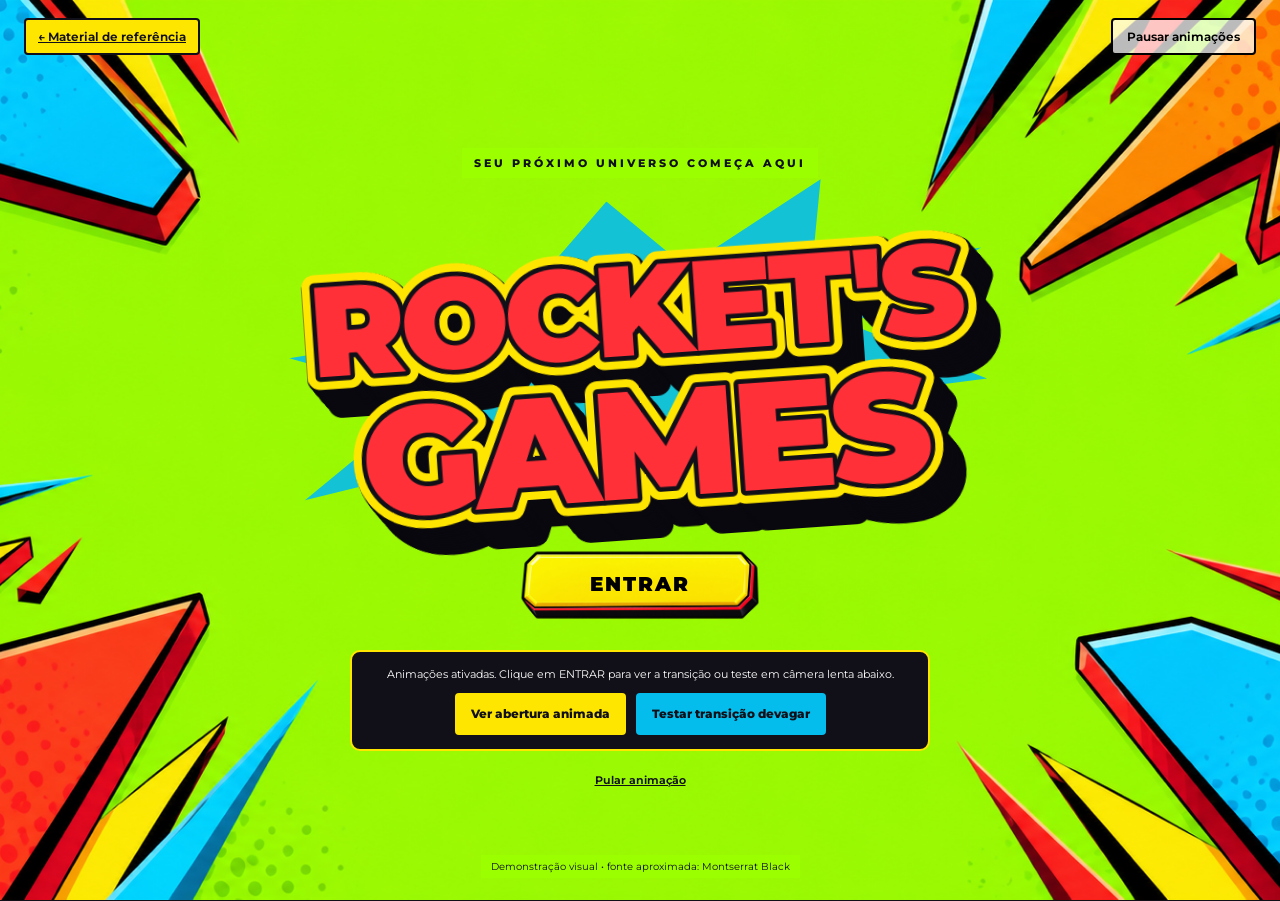
<file: P0/07-abertura-e-transicao/DEMO.html>
<!doctype html><html lang="pt-BR"><head><meta charset="utf-8"><meta name="viewport" content="width=device-width,initial-scale=1"><title>Rocket's Games — demonstração de abertura</title><link rel="stylesheet" href="../06-tipografia/fontes.css"><link rel="stylesheet" href="abertura.css?v=3"></head><body><div class="demo-bar"><a href="../COMECE-AQUI.html">← Material de referência</a><button id="motion" type="button" aria-pressed="false">Pausar animação</button></div><section id="intro" aria-label="Abertura da Rocket's Games"><div class="rays" aria-hidden="true"></div><div class="intro-content"><p class="eyebrow">SEU PRÓXIMO UNIVERSO COMEÇA AQUI</p><div class="logo-stage"><div class="burst" aria-hidden="true"></div><div class="logo-motion"><svg class="wordmark" viewBox="0 0 1200 440" role="img" aria-label="Rocket's Games" xmlns="http://www.w3.org/2000/svg"><defs><g id="wordmark"><text x="600" y="190" text-anchor="middle" font-family="Montserrat,Arial Black,sans-serif" font-size="150" font-weight="900" letter-spacing="-5">ROCKET'S</text><text x="600" y="358" text-anchor="middle" font-family="Montserrat,Arial Black,sans-serif" font-size="180" font-weight="900" letter-spacing="-6">GAMES</text></g></defs><g stroke-linejoin="round" paint-order="stroke fill"><use href="#wordmark" transform="translate(24,32)" fill="#09080e" stroke="#09080e" stroke-width="33"/><use href="#wordmark" transform="translate(22.5,30)" fill="#09080e" stroke="#09080e" stroke-width="33"/><use href="#wordmark" transform="translate(21,28)" fill="#09080e" stroke="#09080e" stroke-width="33"/><use href="#wordmark" transform="translate(19.5,26)" fill="#09080e" stroke="#09080e" stroke-width="33"/><use href="#wordmark" transform="translate(18,24)" fill="#09080e" stroke="#09080e" stroke-width="33"/><use href="#wordmark" transform="translate(16.5,22)" fill="#09080e" stroke="#09080e" stroke-width="33"/><use href="#wordmark" transform="translate(15,20)" fill="#09080e" stroke="#09080e" stroke-width="33"/><use href="#wordmark" transform="translate(13.5,18)" fill="#09080e" stroke="#09080e" stroke-width="33"/><use href="#wordmark" transform="translate(12,16)" fill="#09080e" stroke="#09080e" stroke-width="33"/><use href="#wordmark" transform="translate(10.5,14)" fill="#09080e" stroke="#09080e" stroke-width="33"/><use href="#wordmark" transform="translate(9,12)" fill="#09080e" stroke="#09080e" stroke-width="33"/><use href="#wordmark" transform="translate(7.5,10)" fill="#09080e" stroke="#09080e" stroke-width="33"/><use href="#wordmark" transform="translate(6,8)" fill="#09080e" stroke="#09080e" stroke-width="33"/><use href="#wordmark" transform="translate(4.5,6)" fill="#09080e" stroke="#09080e" stroke-width="33"/><use href="#wordmark" transform="translate(3,4)" fill="#09080e" stroke="#09080e" stroke-width="33"/><use href="#wordmark" transform="translate(1.5,2)" fill="#09080e" stroke="#09080e" stroke-width="33"/><use href="#wordmark" stroke="#ffe600" stroke-width="30" fill="#ffe600"/><use href="#wordmark" stroke="#111018" stroke-width="11" fill="#ff3038"/></g></svg></div></div><button class="enter" id="enter" type="button"><img src="../02-botoes/botao-amarelo.png" alt=""><span>ENTRAR</span></button><div class="test-panel"><p id="motion-note" aria-live="polite">Verifique as animações usando os controles abaixo.</p><div class="test-actions"><button id="test-opening" type="button">Ver abertura animada</button><button id="test-transition" type="button">Testar transição devagar</button></div></div><a class="skip" href="#conteudo" id="skip">Pular animação</a></div><p class="demo-note">Demonstração visual • fonte aproximada: Montserrat Black</p></section><main id="conteudo" hidden tabindex="-1"><nav class="store-nav"><b>Rocket's Games</b><div><a href="#universos">Universos</a><button id="replay" type="button">Rever abertura ↻</button></div></nav><section class="store-hero"><div><p class="eyebrow">BEM-VINDO À ROCKET'S GAMES</p><h1>Seu próximo<br><em>nível começa<br>aqui.</em></h1><p>Jogos, descobertas e muita diversão em um só lugar.</p><a class="catalog-link" href="#universos">Explorar universos ↓</a></div><img class="controller" src="../03-elementos/controle-3d.png" alt="Controle de videogame 3D vermelho e azul"></section><section class="universes" id="universos"><div class="section-label"><span>EXPLORE NOVOS MUNDOS</span><h2>Qual é a sua próxima aventura?</h2></div><div class="cards"><article><img src="../03-elementos/arcade-3d.png" alt=""><h3>Clássicos</h3><p>A energia dos arcades.</p></article><article><img src="../03-elementos/raio-3d.png" alt=""><h3>Ação</h3><p>Entre no ritmo da aventura.</p></article><article><img src="../03-elementos/trofeu-3d.png" alt=""><h3>Desafios</h3><p>Uma nova conquista a cada partida.</p></article></div><p class="placeholder-note">Conteúdo ilustrativo para demonstrar a chegada à landing page. Produtos, preços e informações reais serão inseridos na construção da loja.</p></section></main><div id="wipe" class="wipe" hidden><svg viewBox="0 0 2000 1000" preserveAspectRatio="none" xmlns="http://www.w3.org/2000/svg" aria-hidden="true"><path d="M300 -100 H1600 C1730 -20 1720 30 1960 40 C1860 100 1740 100 1690 160 C1790 140 1950 190 2080 130 C2020 240 1760 240 1710 310 C1860 270 1900 350 2060 320 C1960 430 1770 390 1690 470 C1810 440 1960 480 2080 440 C2020 570 1790 520 1700 620 C1830 590 1900 640 2040 600 C1950 730 1740 680 1680 760 C1820 740 1940 840 2040 780 C1930 940 1770 860 1650 950 L1640 1100 H300 C430 990 410 920 160 970 C290 860 370 900 400 800 C260 850 100 760 -60 850 C80 690 310 730 390 650 C240 650 140 590 -50 630 C40 510 300 570 400 460 C220 490 160 400 -40 430 C100 310 300 370 390 270 C260 290 180 210 -20 250 C90 120 310 190 390 90 C250 120 140 50 0 90 C130 -20 330 30 300 -100 Z" fill="#111018" stroke="#111018" stroke-width="28"/><path d="M300 -100 H1600 C1730 -20 1720 30 1960 40 C1860 100 1740 100 1690 160 C1790 140 1950 190 2080 130 C2020 240 1760 240 1710 310 C1860 270 1900 350 2060 320 C1960 430 1770 390 1690 470 C1810 440 1960 480 2080 440 C2020 570 1790 520 1700 620 C1830 590 1900 640 2040 600 C1950 730 1740 680 1680 760 C1820 740 1940 840 2040 780 C1930 940 1770 860 1650 950 L1640 1100 H300 C430 990 410 920 160 970 C290 860 370 900 400 800 C260 850 100 760 -60 850 C80 690 310 730 390 650 C240 650 140 590 -50 630 C40 510 300 570 400 460 C220 490 160 400 -40 430 C100 310 300 370 390 270 C260 290 180 210 -20 250 C90 120 310 190 390 90 C250 120 140 50 0 90 C130 -20 330 30 300 -100 Z" fill="#ff3038" transform="translate(-45 0)"/><path d="M300 -100 H1600 C1730 -20 1720 30 1960 40 C1860 100 1740 100 1690 160 C1790 140 1950 190 2080 130 C2020 240 1760 240 1710 310 C1860 270 1900 350 2060 320 C1960 430 1770 390 1690 470 C1810 440 1960 480 2080 440 C2020 570 1790 520 1700 620 C1830 590 1900 640 2040 600 C1950 730 1740 680 1680 760 C1820 740 1940 840 2040 780 C1930 940 1770 860 1650 950 L1640 1100 H300 C430 990 410 920 160 970 C290 860 370 900 400 800 C260 850 100 760 -60 850 C80 690 310 730 390 650 C240 650 140 590 -50 630 C40 510 300 570 400 460 C220 490 160 400 -40 430 C100 310 300 370 390 270 C260 290 180 210 -20 250 C90 120 310 190 390 90 C250 120 140 50 0 90 C130 -20 330 30 300 -100 Z" fill="#ffe600" transform="translate(-135 0)"/><path d="M300 -100 H1600 C1730 -20 1720 30 1960 40 C1860 100 1740 100 1690 160 C1790 140 1950 190 2080 130 C2020 240 1760 240 1710 310 C1860 270 1900 350 2060 320 C1960 430 1770 390 1690 470 C1810 440 1960 480 2080 440 C2020 570 1790 520 1700 620 C1830 590 1900 640 2040 600 C1950 730 1740 680 1680 760 C1820 740 1940 840 2040 780 C1930 940 1770 860 1650 950 L1640 1100 H300 C430 990 410 920 160 970 C290 860 370 900 400 800 C260 850 100 760 -60 850 C80 690 310 730 390 650 C240 650 140 590 -50 630 C40 510 300 570 400 460 C220 490 160 400 -40 430 C100 310 300 370 390 270 C260 290 180 210 -20 250 C90 120 310 190 390 90 C250 120 140 50 0 90 C130 -20 330 30 300 -100 Z" fill="#ff9030" transform="translate(-320 0)"/><path d="M500 220 Q1050 150 1760 270 Q1150 235 710 315 Z M600 600 Q1220 500 1850 630 Q1100 575 740 690 Z M650 820 Q1000 730 1650 810 Q1100 790 790 870 Z" fill="#ffe600"/></svg></div><div class="sr-only" id="status" aria-live="polite"></div><noscript><style>#intro,.demo-bar{display:none}main[hidden]{display:block}</style><p>O conteúdo está disponível. A demonstração da transição precisa de JavaScript.</p></noscript><script src="abertura.js?v=3"></script></body></html>
</file>
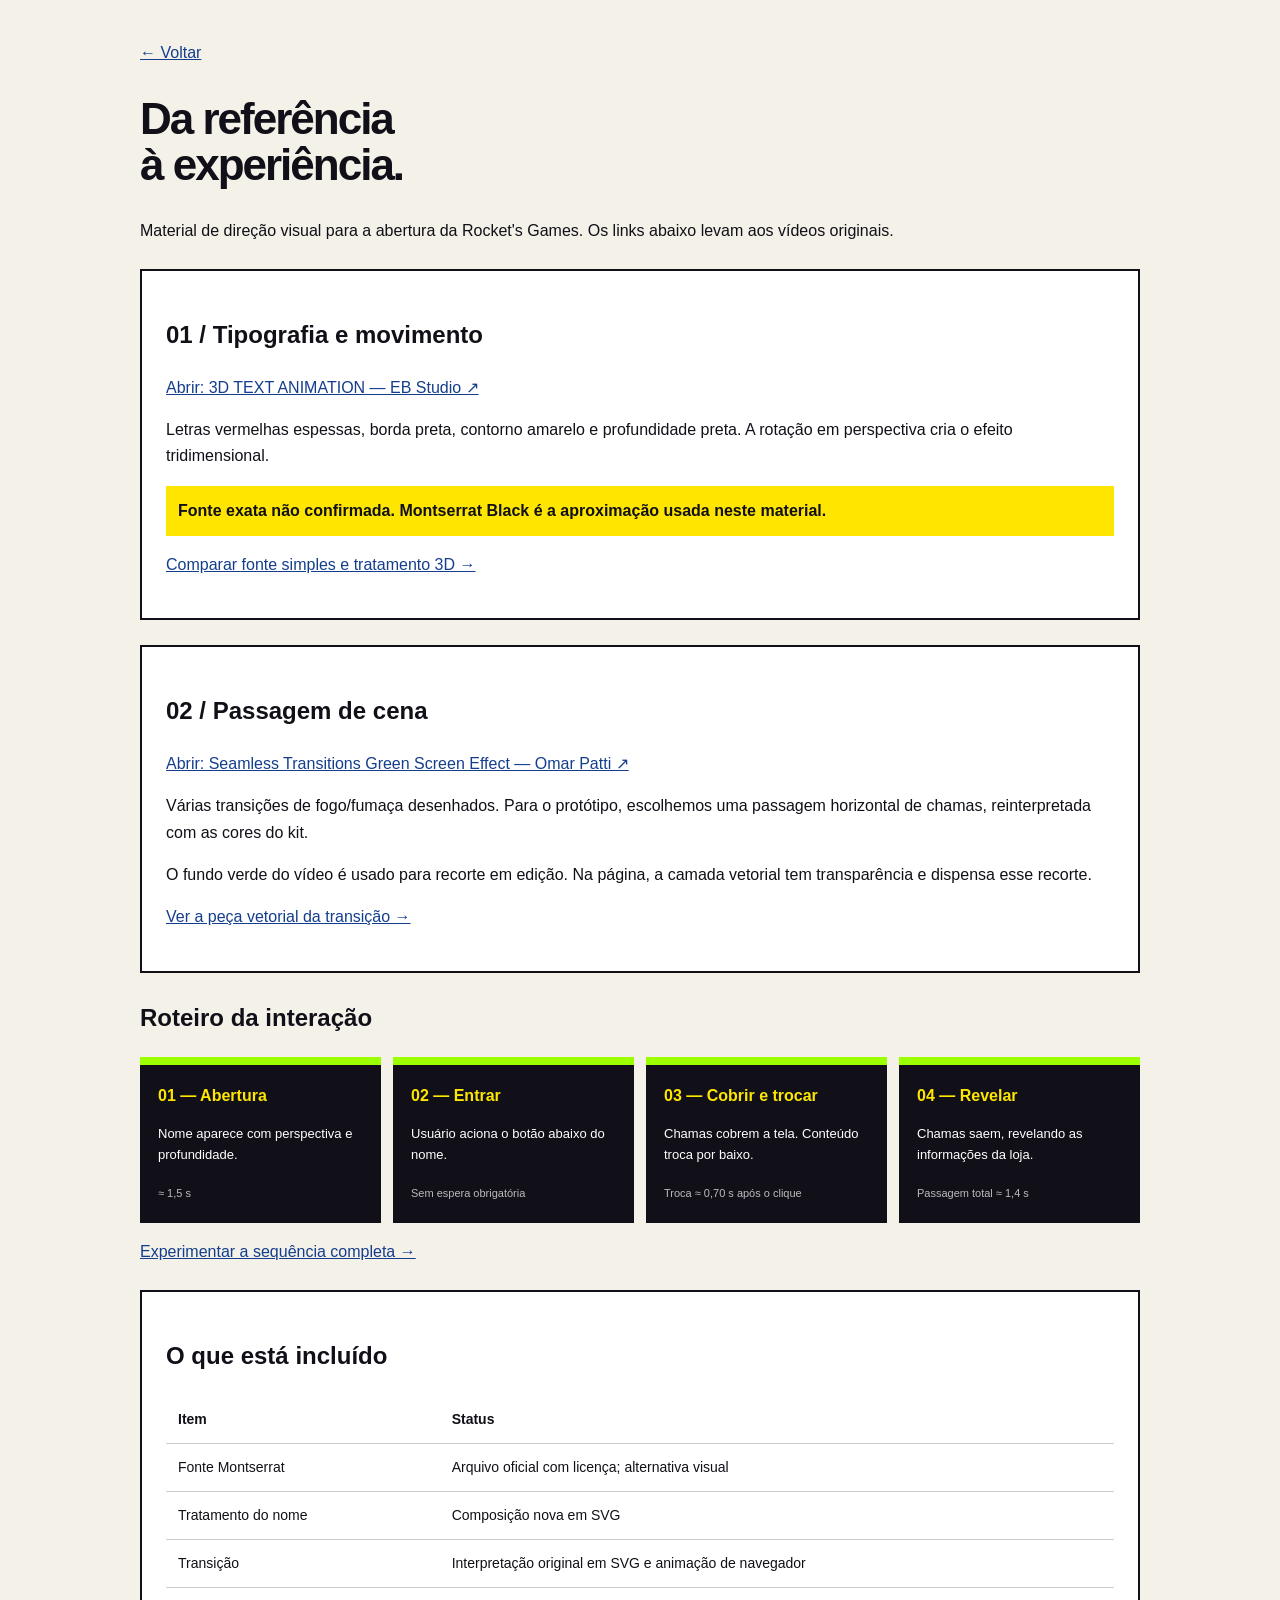
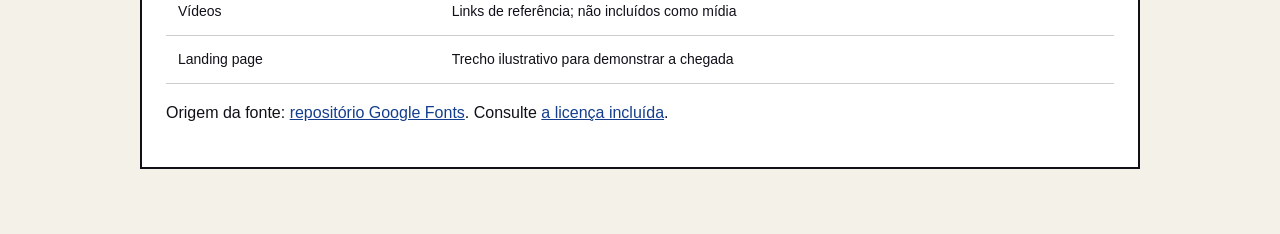
<file: P0/08-referencias/REFERENCIAS.html>
<!doctype html><html lang="pt-BR"><meta charset="utf-8"><meta name="viewport" content="width=device-width,initial-scale=1"><title>Rocket's Games — referências e roteiro</title><style>body{font:16px/1.65 Arial,sans-serif;background:#f4f1e8;color:#111018;margin:0}main{max-width:1000px;margin:auto;padding:40px 6%}h1{font-size:44px;line-height:1.05;letter-spacing:-2px}h2{font-size:24px}article{background:white;border:2px solid #111018;padding:24px;margin:25px 0}a{color:#143e8d}.status{background:#ffe600;padding:12px;font-weight:bold}.steps{display:grid;grid-template-columns:repeat(4,1fr);gap:12px}.step{padding:18px;background:#111018;color:white;border-top:8px solid #9bff00}.step b{color:#ffe600;display:block}.step p{font-size:13px}.step span{font-size:11px;color:#bbb}table{border-collapse:collapse;width:100%;font-size:14px}td,th{text-align:left;padding:12px;border-bottom:1px solid #ccc}@media(max-width:650px){.steps{grid-template-columns:1fr 1fr}h1{font-size:34px}}</style><main><a href="../COMECE-AQUI.html">← Voltar</a><h1>Da referência<br>à experiência.</h1><p>Material de direção visual para a abertura da Rocket's Games. Os links abaixo levam aos vídeos originais.</p><article><h2>01 / Tipografia e movimento</h2><p><a href="https://www.youtube.com/shorts/lrhD1xZROjA" target="_blank" rel="noopener">Abrir: 3D TEXT ANIMATION — EB Studio ↗</a></p><p>Letras vermelhas espessas, borda preta, contorno amarelo e profundidade preta. A rotação em perspectiva cria o efeito tridimensional.</p><p class="status">Fonte exata não confirmada. Montserrat Black é a aproximação usada neste material.</p><p><a href="../06-tipografia/AMOSTRA.html">Comparar fonte simples e tratamento 3D →</a></p></article><article><h2>02 / Passagem de cena</h2><p><a href="https://www.youtube.com/shorts/oyaA09TMdzc" target="_blank" rel="noopener">Abrir: Seamless Transitions Green Screen Effect — Omar Patti ↗</a></p><p>Várias transições de fogo/fumaça desenhados. Para o protótipo, escolhemos uma passagem horizontal de chamas, reinterpretada com as cores do kit.</p><p>O fundo verde do vídeo é usado para recorte em edição. Na página, a camada vetorial tem transparência e dispensa esse recorte.</p><p><a href="../07-abertura-e-transicao/transicao-chamas.svg">Ver a peça vetorial da transição →</a></p></article><h2>Roteiro da interação</h2><div class="steps"><div class="step"><b>01 — Abertura</b><p>Nome aparece com perspectiva e profundidade.</p><span>≈ 1,5 s</span></div><div class="step"><b>02 — Entrar</b><p>Usuário aciona o botão abaixo do nome.</p><span>Sem espera obrigatória</span></div><div class="step"><b>03 — Cobrir e trocar</b><p>Chamas cobrem a tela. Conteúdo troca por baixo.</p><span>Troca ≈ 0,70 s após o clique</span></div><div class="step"><b>04 — Revelar</b><p>Chamas saem, revelando as informações da loja.</p><span>Passagem total ≈ 1,4 s</span></div></div><p><a href="../07-abertura-e-transicao/DEMO.html">Experimentar a sequência completa →</a></p><article><h2>O que está incluído</h2><table><tr><th>Item</th><th>Status</th></tr><tr><td>Fonte Montserrat</td><td>Arquivo oficial com licença; alternativa visual</td></tr><tr><td>Tratamento do nome</td><td>Composição nova em SVG</td></tr><tr><td>Transição</td><td>Interpretação original em SVG e animação de navegador</td></tr><tr><td>Vídeos</td><td>Links de referência; não incluídos como mídia</td></tr><tr><td>Landing page</td><td>Trecho ilustrativo para demonstrar a chegada</td></tr></table><p>Origem da fonte: <a href="https://github.com/google/fonts/tree/main/ofl/montserrat">repositório Google Fonts</a>. Consulte <a href="../06-tipografia/OFL.txt">a licença incluída</a>.</p></article></main></html>
</file>
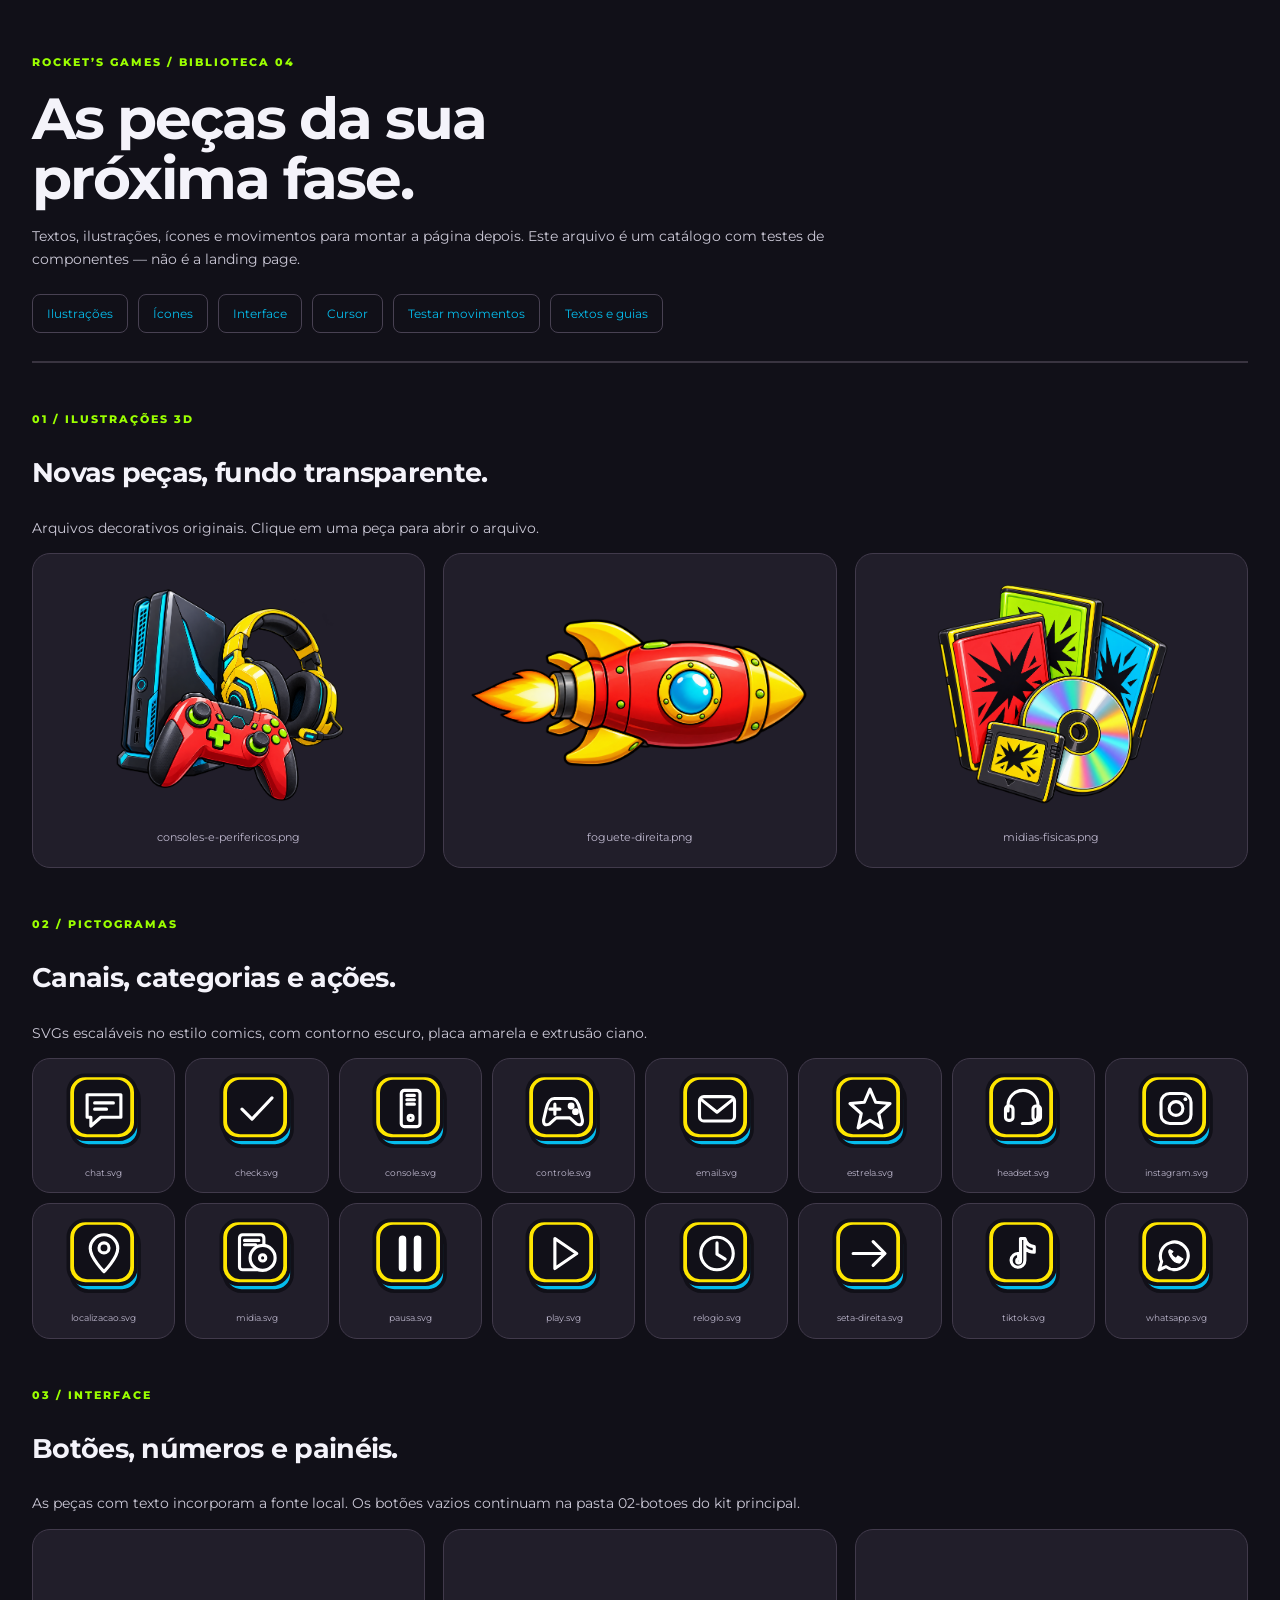
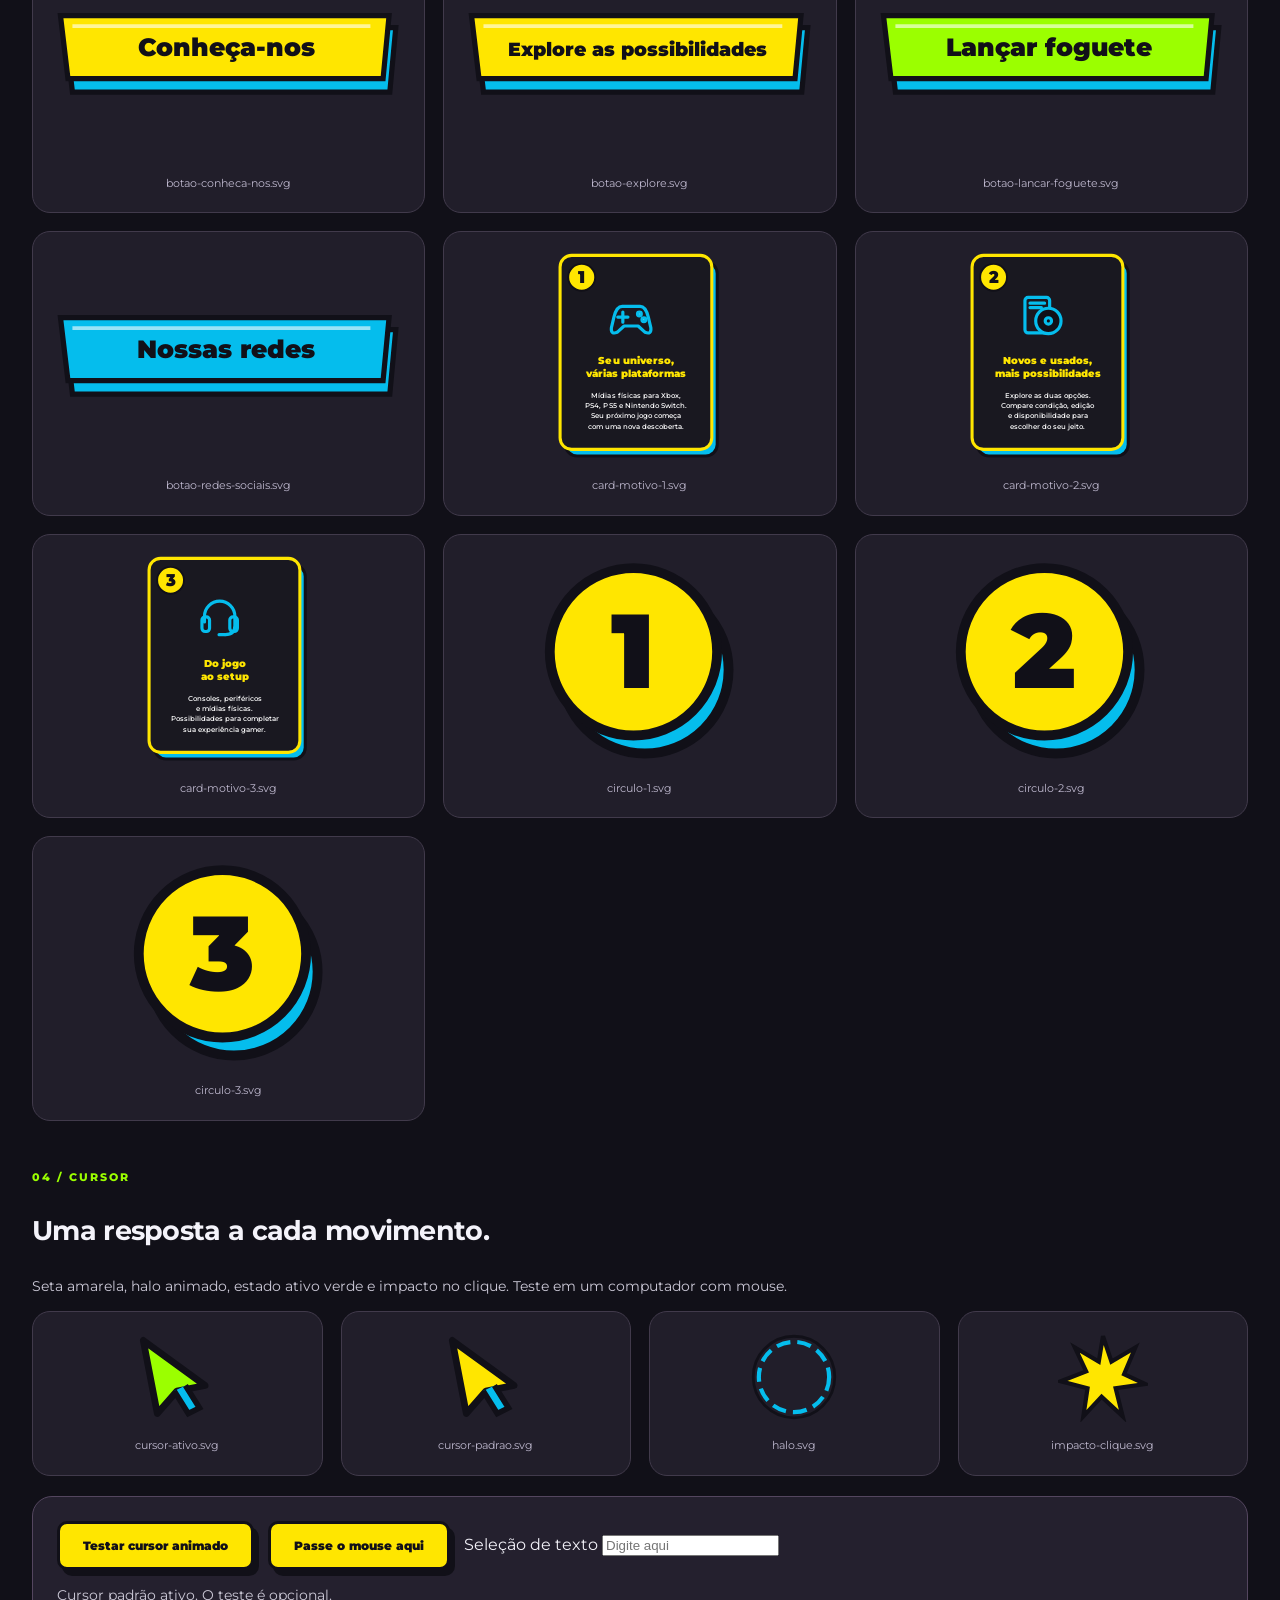
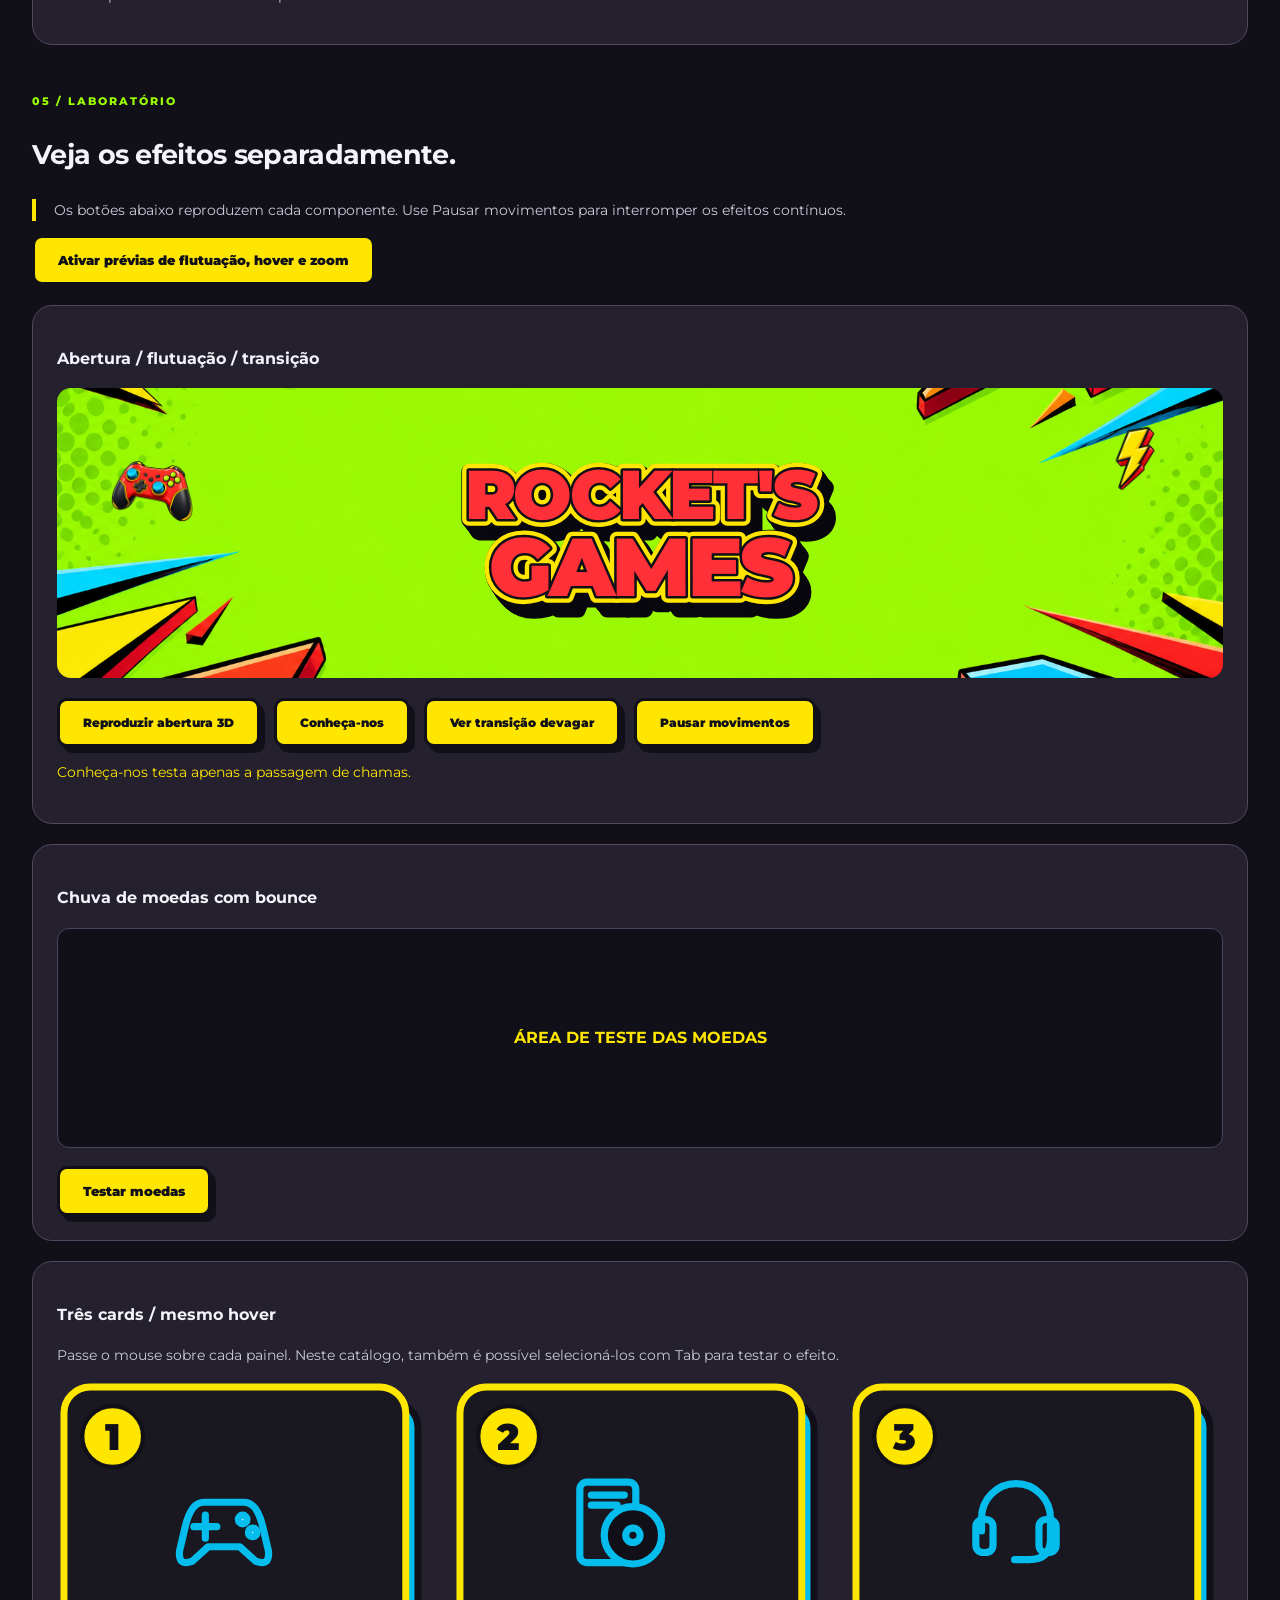
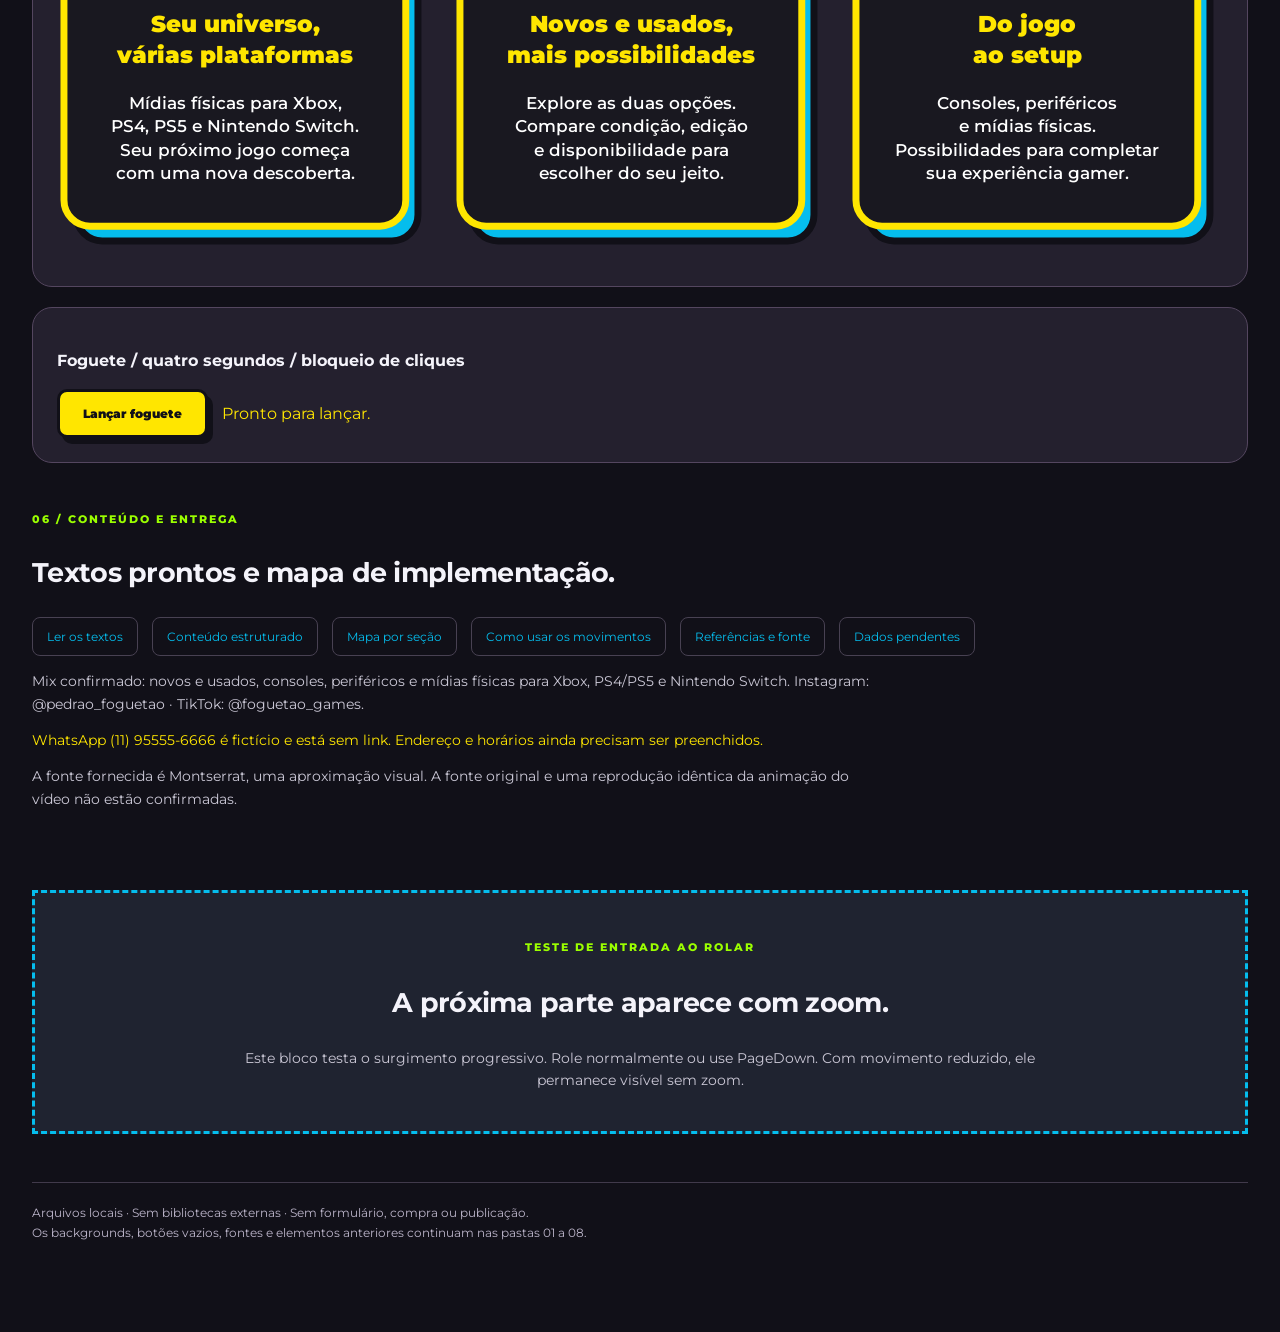
<file: P0/09-complementos/ABRA-O-CATALOGO.html>
<!doctype html><html lang="pt-BR"><meta charset="utf-8"><meta name="viewport" content="width=device-width,initial-scale=1"><title>Rocket’s Games — catálogo de componentes</title><link rel="stylesheet" href="05-movimentos/componentes.css?v=4"><style>
*{box-sizing:border-box}body{margin:0;background:#111018;color:#f4f3fa;font-family:Montserrat,Arial,sans-serif;line-height:1.6}main{max-width:1280px;margin:auto;padding:48px 32px 90px}header{border-bottom:2px solid #393440;padding-bottom:28px}small,.eyebrow{color:#9bff00;letter-spacing:2px;font-size:11px;font-weight:800}h1{font-size:clamp(30px,5vw,58px);line-height:1.05;letter-spacing:-2px;max-width:900px;margin:15px 0}h2{font-size:27px;letter-spacing:-.7px}h3{font-size:16px}p{max-width:850px;color:#cbc8d6;font-size:14px}a{color:#05bded}nav{display:flex;gap:10px;flex-wrap:wrap;margin-top:24px}nav a,.document{border:1px solid #484152;padding:9px 14px;border-radius:8px;text-decoration:none;font-size:12px}section{margin-top:48px;scroll-margin-top:18px}.grid{display:grid;grid-template-columns:repeat(3,minmax(0,1fr));gap:18px}.tile{display:flex;flex-direction:column;align-items:center;justify-content:center;border:1px solid #413a4b;border-radius:18px;background:#211e2a;text-decoration:none;overflow:hidden;min-width:0;padding:20px}.tile img{width:100%;height:240px;object-fit:contain}.tile span{font-size:11px;color:#bdb7cd;word-break:break-word;text-align:center;margin-top:15px}.icons{grid-template-columns:repeat(8,minmax(0,1fr));gap:10px}.icons .tile{padding:12px 6px}.icons .tile img{height:80px}.icons .tile span{font-size:9px}.ui .tile img{height:210px}.cursor{grid-template-columns:repeat(4,minmax(0,1fr))}.cursor .tile img{height:90px}.sample{background:#24202e;border:1px solid #54465f;border-radius:20px;padding:24px;margin:20px 0}.test-row{display:flex;gap:14px;flex-wrap:wrap;align-items:center}.test-row button{font-size:12px}.stage{min-height:290px;display:grid;place-items:center;border-radius:14px;background:#9bff00 url('../01-backgrounds/hero-lima.png') center/cover;margin-bottom:20px;position:relative;overflow:hidden}.stage .logo{width:min(550px,85%);z-index:2}.float-a{position:absolute;width:95px;left:4%;top:25%}.float-b{position:absolute;width:65px;right:5%;top:12%}.coin-stage{height:220px;position:relative;overflow:hidden;background:#111018;border-radius:12px;border:1px solid #4c435a;display:grid;place-items:center;margin:18px 0}.coin-stage b{z-index:1;padding:10px;background:#111018e8;color:#ffe600;font-size:16px}.status{min-height:24px;color:#ffe600}.docs{display:flex;gap:14px;flex-wrap:wrap}.notice{border-left:4px solid #ffe600;padding-left:18px}.card-test{display:grid;grid-template-columns:repeat(3,minmax(0,1fr));gap:22px}.card-test img{width:100%}.reveal-test{margin-top:80px;border:3px dashed #05bded;padding:40px;text-align:center;background:#1f2330}.reveal-test p{margin:auto}.placeholder{color:#ffe600}footer{margin-top:48px;border-top:1px solid #413a4b;padding-top:20px;font-size:12px;color:#bcb5ca}button:focus-visible,a:focus-visible{outline:3px solid #05bded;outline-offset:5px}@media(max-width:760px){main{padding:24px 18px 60px}.grid{grid-template-columns:1fr 1fr}.icons{grid-template-columns:repeat(4,minmax(0,1fr))}.card-test{grid-template-columns:1fr}.stage{min-height:230px}.sample{padding:16px}.tile img{height:170px}.test-row{align-items:stretch}.test-row button{flex:1 1 180px}}@media(max-width:430px){.grid:not(.icons):not(.cursor){grid-template-columns:1fr}.cursor{grid-template-columns:1fr 1fr}}
</style><main><header><small>ROCKET’S GAMES / BIBLIOTECA 04</small><h1>As peças da sua<br>próxima fase.</h1><p>Textos, ilustrações, ícones e movimentos para montar a página depois. Este arquivo é um catálogo com testes de componentes — não é a landing page.</p><nav><a href="#artes">Ilustrações</a><a href="#icones">Ícones</a><a href="#interface">Interface</a><a href="#cursor">Cursor</a><a href="#movimentos">Testar movimentos</a><a href="#textos">Textos e guias</a></nav></header>
<section id="artes"><div class="eyebrow">01 / ILUSTRAÇÕES 3D</div><h2>Novas peças, fundo transparente.</h2><p>Arquivos decorativos originais. Clique em uma peça para abrir o arquivo.</p><div class="grid "><a class="tile" href="04-ilustracoes/consoles-e-perifericos.png"><img loading="lazy" src="04-ilustracoes/consoles-e-perifericos.png" alt="consoles e perifericos"><span>consoles-e-perifericos.png</span></a><a class="tile" href="04-ilustracoes/foguete-direita.png"><img loading="lazy" src="04-ilustracoes/foguete-direita.png" alt="foguete direita"><span>foguete-direita.png</span></a><a class="tile" href="04-ilustracoes/midias-fisicas.png"><img loading="lazy" src="04-ilustracoes/midias-fisicas.png" alt="midias fisicas"><span>midias-fisicas.png</span></a></div></section>
<section id="icones"><div class="eyebrow">02 / PICTOGRAMAS</div><h2>Canais, categorias e ações.</h2><p>SVGs escaláveis no estilo comics, com contorno escuro, placa amarela e extrusão ciano.</p><div class="grid icons"><a class="tile" href="02-icones/chat.svg"><img loading="lazy" src="02-icones/chat.svg" alt="chat"><span>chat.svg</span></a><a class="tile" href="02-icones/check.svg"><img loading="lazy" src="02-icones/check.svg" alt="check"><span>check.svg</span></a><a class="tile" href="02-icones/console.svg"><img loading="lazy" src="02-icones/console.svg" alt="console"><span>console.svg</span></a><a class="tile" href="02-icones/controle.svg"><img loading="lazy" src="02-icones/controle.svg" alt="controle"><span>controle.svg</span></a><a class="tile" href="02-icones/email.svg"><img loading="lazy" src="02-icones/email.svg" alt="email"><span>email.svg</span></a><a class="tile" href="02-icones/estrela.svg"><img loading="lazy" src="02-icones/estrela.svg" alt="estrela"><span>estrela.svg</span></a><a class="tile" href="02-icones/headset.svg"><img loading="lazy" src="02-icones/headset.svg" alt="headset"><span>headset.svg</span></a><a class="tile" href="02-icones/instagram.svg"><img loading="lazy" src="02-icones/instagram.svg" alt="instagram"><span>instagram.svg</span></a><a class="tile" href="02-icones/localizacao.svg"><img loading="lazy" src="02-icones/localizacao.svg" alt="localizacao"><span>localizacao.svg</span></a><a class="tile" href="02-icones/midia.svg"><img loading="lazy" src="02-icones/midia.svg" alt="midia"><span>midia.svg</span></a><a class="tile" href="02-icones/pausa.svg"><img loading="lazy" src="02-icones/pausa.svg" alt="pausa"><span>pausa.svg</span></a><a class="tile" href="02-icones/play.svg"><img loading="lazy" src="02-icones/play.svg" alt="play"><span>play.svg</span></a><a class="tile" href="02-icones/relogio.svg"><img loading="lazy" src="02-icones/relogio.svg" alt="relogio"><span>relogio.svg</span></a><a class="tile" href="02-icones/seta-direita.svg"><img loading="lazy" src="02-icones/seta-direita.svg" alt="seta direita"><span>seta-direita.svg</span></a><a class="tile" href="02-icones/tiktok.svg"><img loading="lazy" src="02-icones/tiktok.svg" alt="tiktok"><span>tiktok.svg</span></a><a class="tile" href="02-icones/whatsapp.svg"><img loading="lazy" src="02-icones/whatsapp.svg" alt="whatsapp"><span>whatsapp.svg</span></a></div></section>
<section id="interface"><div class="eyebrow">03 / INTERFACE</div><h2>Botões, números e painéis.</h2><p>As peças com texto incorporam a fonte local. Os botões vazios continuam na pasta 02-botoes do kit principal.</p><div class="grid ui"><a class="tile" href="03-interface/botao-conheca-nos.svg"><img loading="lazy" src="03-interface/botao-conheca-nos.svg" alt="botao conheca nos"><span>botao-conheca-nos.svg</span></a><a class="tile" href="03-interface/botao-explore.svg"><img loading="lazy" src="03-interface/botao-explore.svg" alt="botao explore"><span>botao-explore.svg</span></a><a class="tile" href="03-interface/botao-lancar-foguete.svg"><img loading="lazy" src="03-interface/botao-lancar-foguete.svg" alt="botao lancar foguete"><span>botao-lancar-foguete.svg</span></a><a class="tile" href="03-interface/botao-redes-sociais.svg"><img loading="lazy" src="03-interface/botao-redes-sociais.svg" alt="botao redes sociais"><span>botao-redes-sociais.svg</span></a><a class="tile" href="03-interface/card-motivo-1.svg"><img loading="lazy" src="03-interface/card-motivo-1.svg" alt="card motivo 1"><span>card-motivo-1.svg</span></a><a class="tile" href="03-interface/card-motivo-2.svg"><img loading="lazy" src="03-interface/card-motivo-2.svg" alt="card motivo 2"><span>card-motivo-2.svg</span></a><a class="tile" href="03-interface/card-motivo-3.svg"><img loading="lazy" src="03-interface/card-motivo-3.svg" alt="card motivo 3"><span>card-motivo-3.svg</span></a><a class="tile" href="03-interface/circulo-1.svg"><img loading="lazy" src="03-interface/circulo-1.svg" alt="circulo 1"><span>circulo-1.svg</span></a><a class="tile" href="03-interface/circulo-2.svg"><img loading="lazy" src="03-interface/circulo-2.svg" alt="circulo 2"><span>circulo-2.svg</span></a><a class="tile" href="03-interface/circulo-3.svg"><img loading="lazy" src="03-interface/circulo-3.svg" alt="circulo 3"><span>circulo-3.svg</span></a></div></section>
<section id="cursor"><div class="eyebrow">04 / CURSOR</div><h2>Uma resposta a cada movimento.</h2><p>Seta amarela, halo animado, estado ativo verde e impacto no clique. Teste em um computador com mouse.</p><div class="grid cursor"><a class="tile" href="06-cursor/cursor-ativo.svg"><img loading="lazy" src="06-cursor/cursor-ativo.svg" alt="cursor ativo"><span>cursor-ativo.svg</span></a><a class="tile" href="06-cursor/cursor-padrao.svg"><img loading="lazy" src="06-cursor/cursor-padrao.svg" alt="cursor padrao"><span>cursor-padrao.svg</span></a><a class="tile" href="06-cursor/halo.svg"><img loading="lazy" src="06-cursor/halo.svg" alt="halo"><span>halo.svg</span></a><a class="tile" href="06-cursor/impacto-clique.svg"><img loading="lazy" src="06-cursor/impacto-clique.svg" alt="impacto clique"><span>impacto-clique.svg</span></a></div><div class="sample"><div class="test-row"><button class="rg-action" id="cursor-test" aria-pressed="false">Testar cursor animado</button><button class="rg-action" id="hover-target">Passe o mouse aqui</button><label>Seleção de texto <input aria-label="Campo de teste do cursor de texto" placeholder="Digite aqui"></label></div><p id="cursor-status" role="status">Cursor padrão ativo. O teste é opcional.</p></div></section>
<section id="movimentos"><div class="eyebrow">05 / LABORATÓRIO</div><h2>Veja os efeitos separadamente.</h2><p class="notice" id="motion-note"></p><button class="rg-action" id="all-motion-test">Ativar prévias de flutuação, hover e zoom</button><div class="sample"><h3>Abertura / flutuação / transição</h3><div class="stage rg-float-scene rg-perspective" id="intro-stage"><div class="rg-float float-a"><img src="../03-elementos/controle-3d.png" alt=""></div><div class="rg-float float-b"><img src="../03-elementos/raio-3d.png" alt=""></div><img class="logo" id="logo" src="../06-tipografia/logo-rockets-games.svg" alt="Rocket’s Games"></div><div class="test-row"><button class="rg-action" id="opening-test">Reproduzir abertura 3D</button><button class="rg-action" id="transition-test">Conheça-nos</button><button class="rg-action" id="slow-test">Ver transição devagar</button><button class="rg-action" id="pause-test">Pausar movimentos</button></div><p id="transition-status" class="status" role="status">Conheça-nos testa apenas a passagem de chamas.</p></div>
<div class="sample"><h3>Chuva de moedas com bounce</h3><div id="coin-stage" class="coin-stage"><b>ÁREA DE TESTE DAS MOEDAS</b></div><button class="rg-action" id="coins-test" aria-pressed="false">Testar moedas</button></div>
<div class="sample"><h3>Três cards / mesmo hover</h3><p>Passe o mouse sobre cada painel. Neste catálogo, também é possível selecioná-los com Tab para testar o efeito.</p><div class="card-test"><div class="rg-card" tabindex="0" aria-label="Prévia do motivo 1"><img src="03-interface/card-motivo-1.svg" alt="Motivo 1"></div><div class="rg-card" tabindex="0" aria-label="Prévia do motivo 2"><img src="03-interface/card-motivo-2.svg" alt="Motivo 2"></div><div class="rg-card" tabindex="0" aria-label="Prévia do motivo 3"><img src="03-interface/card-motivo-3.svg" alt="Motivo 3"></div></div></div>
<div class="sample"><h3>Foguete / quatro segundos / bloqueio de cliques</h3><div class="test-row"><button class="rg-action" id="rocket-test">Lançar foguete</button><span id="rocket-status" role="status" class="status">Pronto para lançar.</span></div></div>
</section><section id="textos"><div class="eyebrow">06 / CONTEÚDO E ENTREGA</div><h2>Textos prontos e mapa de implementação.</h2><div class="docs"><a class="document" href="01-textos/TEXTOS-PARA-A-PAGINA.txt">Ler os textos</a><a class="document" href="01-textos/conteudo.json">Conteúdo estruturado</a><a class="document" href="07-guia/MAPA-DE-ARQUIVOS.txt">Mapa por seção</a><a class="document" href="05-movimentos/COMO-USAR.txt">Como usar os movimentos</a><a class="document" href="07-guia/FONTES-E-LIMITES.txt">Referências e fonte</a><a class="document" href="01-textos/dados-a-preencher.json">Dados pendentes</a></div><p>Mix confirmado: novos e usados, consoles, periféricos e mídias físicas para Xbox, PS4/PS5 e Nintendo Switch. Instagram: @pedrao_foguetao · TikTok: @foguetao_games.</p><p class="placeholder">WhatsApp (11) 95555-6666 é fictício e está sem link. Endereço e horários ainda precisam ser preenchidos.</p><p>A fonte fornecida é Montserrat, uma aproximação visual. A fonte original e uma reprodução idêntica da animação do vídeo não estão confirmadas.</p></section>
<div class="reveal-test" data-rg-reveal><small>TESTE DE ENTRADA AO ROLAR</small><h2>A próxima parte aparece com zoom.</h2><p>Este bloco testa o surgimento progressivo. Role normalmente ou use PageDown. Com movimento reduzido, ele permanece visível sem zoom.</p></div><footer>Arquivos locais · Sem bibliotecas externas · Sem formulário, compra ou publicação.<br>Os backgrounds, botões vazios, fontes e elementos anteriores continuam nas pastas 01 a 08.</footer></main><script src="05-movimentos/componentes.js?v=4"></script><script src="catalogo.js?v=4"></script></html>
</file>
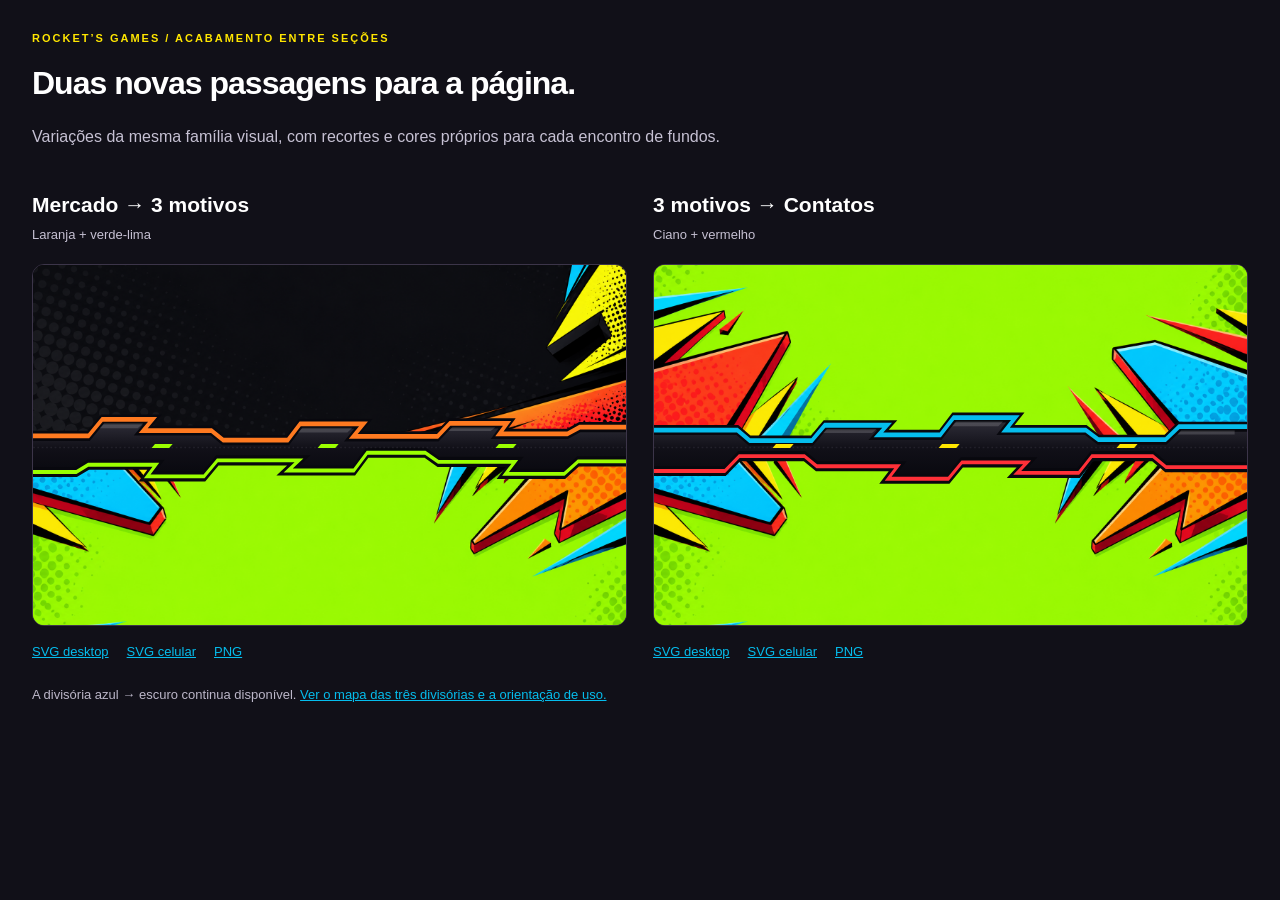
<file: P0/11-divisores-de-secao/PREVIA-NOVAS-DIVISORIAS.html>
<!doctype html><html lang="pt-BR"><meta charset="utf-8"><meta name="viewport" content="width=device-width,initial-scale=1"><title>Rocket’s Games — novas divisórias</title><link rel="stylesheet" href="divisor.css"><style>*{box-sizing:border-box}body{margin:0;padding:32px;background:#111018;color:white;font:16px Arial,sans-serif}main{max-width:1400px;margin:auto}.eyebrow{font-size:11px;letter-spacing:2px;color:#ffe600;font-weight:bold}h1{font-size:32px;letter-spacing:-1px}p{color:#c6c1d3;line-height:1.6}h2{font-size:21px;margin-bottom:8px}.grid{display:grid;grid-template-columns:1fr 1fr;gap:26px;margin-top:26px}.grid p{font-size:13px;margin:0 0 18px}.frame{border-radius:12px;border:1px solid #3c3549;overflow:hidden}.top,.bottom{height:180px;background-size:cover;background-position:center}.market{background-color:#111018;background-image:url('../01-backgrounds/catalogo-escuro.png');background-position:center bottom}.reasons{background-color:#9bff00;background-image:url('../01-backgrounds/hero-lima.png');background-position:center bottom}.bottom{background-color:#9bff00;background-image:url('../01-backgrounds/hero-lima.png');background-position:center top}.rg-divisor picture{height:106px}.links{display:flex;gap:18px;margin-top:18px}a{color:#05bded;font-size:13px}footer{margin-top:28px;font-size:13px;color:#bcb7c9}@media(max-width:800px){body{padding:20px}.grid{grid-template-columns:1fr}.rg-divisor picture{height:92px}}</style><main><div class="eyebrow">ROCKET’S GAMES / ACABAMENTO ENTRE SEÇÕES</div><h1>Duas novas passagens para a página.</h1><p>Variações da mesma família visual, com recortes e cores próprios para cada encontro de fundos.</p><div class="grid"><article><h2>Mercado → 3 motivos</h2><p>Laranja + verde-lima</p><div class="frame"><div class="top market"></div><div class="rg-divisor" aria-hidden="true"><picture><source media="(max-width:700px)" srcset="02-mercado-para-motivos/divisor-mobile.svg"><img src="02-mercado-para-motivos/divisor-desktop.svg" alt=""></picture></div><div class="bottom"></div></div><div class="links"><a href="02-mercado-para-motivos/divisor-desktop.svg">SVG desktop</a><a href="02-mercado-para-motivos/divisor-mobile.svg">SVG celular</a><a href="02-mercado-para-motivos/divisor-desktop.png">PNG</a></div></article><article><h2>3 motivos → Contatos</h2><p>Ciano + vermelho</p><div class="frame"><div class="top reasons"></div><div class="rg-divisor" aria-hidden="true"><picture><source media="(max-width:700px)" srcset="03-motivos-para-contatos/divisor-mobile.svg"><img src="03-motivos-para-contatos/divisor-desktop.svg" alt=""></picture></div><div class="bottom"></div></div><div class="links"><a href="03-motivos-para-contatos/divisor-desktop.svg">SVG desktop</a><a href="03-motivos-para-contatos/divisor-mobile.svg">SVG celular</a><a href="03-motivos-para-contatos/divisor-desktop.png">PNG</a></div></article></div><footer>A divisória azul → escuro continua disponível. <a href="MAPA-DAS-TRES-DIVISORIAS.txt">Ver o mapa das três divisórias e a orientação de uso.</a></footer></main></html>
</file>
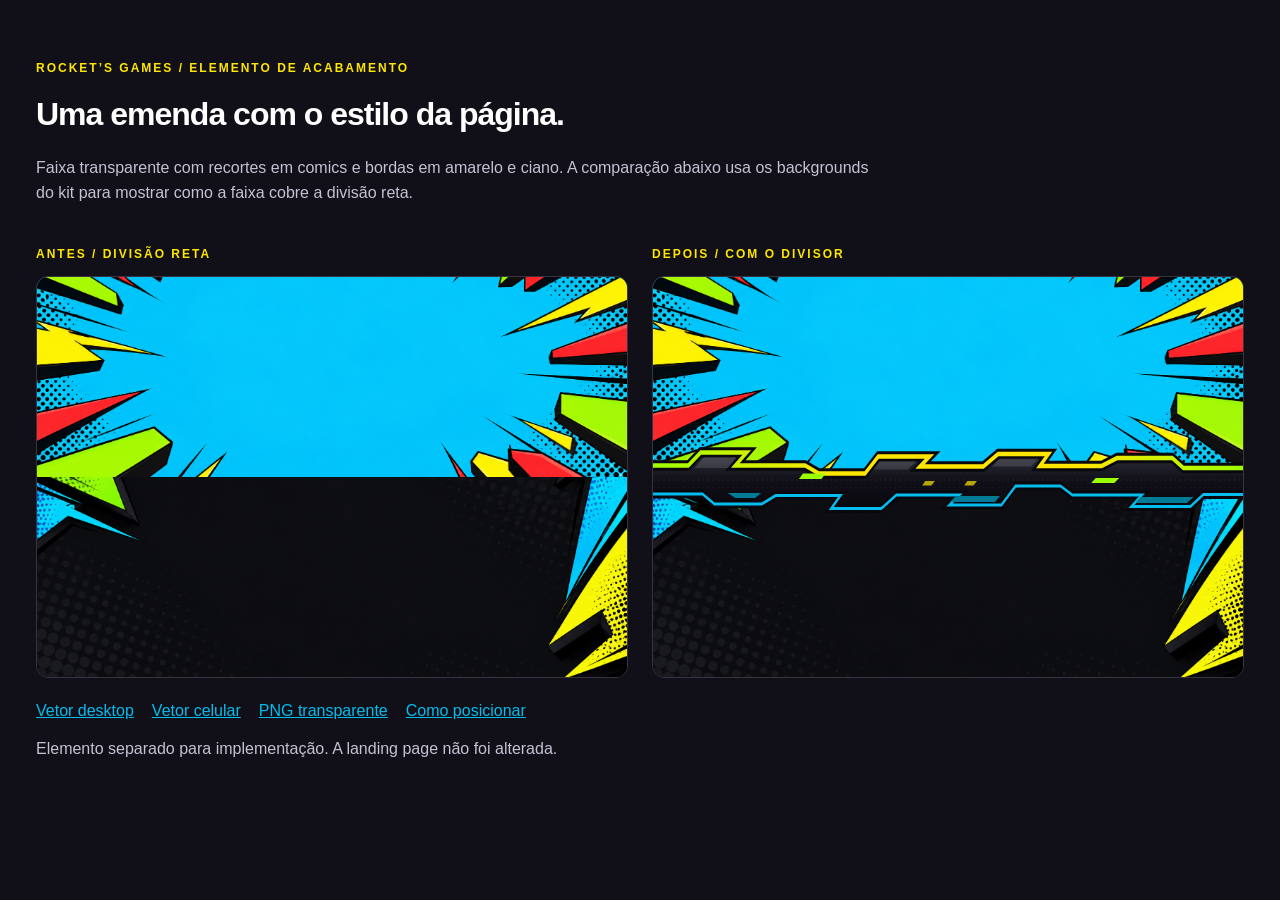
<file: P0/11-divisores-de-secao/PREVIA.html>
<!doctype html><html lang="pt-BR"><meta charset="utf-8"><meta name="viewport" content="width=device-width,initial-scale=1"><title>Divisor comics — prévia</title><link rel="stylesheet" href="divisor.css"><style>*{box-sizing:border-box}body{margin:0;background:#111018;color:#fff;font:16px Arial,sans-serif;padding:36px}main{max-width:1400px;margin:auto}h1{font-size:32px;letter-spacing:-1px}p{color:#c6c1d3;line-height:1.6;max-width:850px}.grid{display:grid;grid-template-columns:1fr 1fr;gap:24px}.label{font-size:12px;letter-spacing:2px;font-weight:bold;margin:25px 0 15px;color:#ffe600}.frame{border:1px solid #383341;border-radius:12px;overflow:hidden}.top{height:200px;background:#05bded url('../01-backgrounds/promocao-azul.png') center/cover}.bottom{height:200px;background:#111018 url('../01-backgrounds/catalogo-escuro.png') center/cover}.example .rg-divisor picture{height:110px}a{color:#05bded}.files{display:flex;gap:18px;flex-wrap:wrap;margin-top:24px}@media(max-width:800px){body{padding:20px}.grid{grid-template-columns:1fr}.top,.bottom{height:170px}.example .rg-divisor picture{height:92px}}</style><main><div class="label">ROCKET’S GAMES / ELEMENTO DE ACABAMENTO</div><h1>Uma emenda com o estilo da página.</h1><p>Faixa transparente com recortes em comics e bordas em amarelo e ciano. A comparação abaixo usa os backgrounds do kit para mostrar como a faixa cobre a divisão reta.</p><div class="grid"><div><div class="label">ANTES / DIVISÃO RETA</div><div class="frame"><div class="top"></div><div class="bottom"></div></div></div><div><div class="label">DEPOIS / COM O DIVISOR</div><div class="frame example"><div class="top"></div><div class="rg-divisor" aria-hidden="true"><picture><source media="(max-width:700px)" srcset="divisor-comics-mobile.svg"><img src="divisor-comics-desktop.svg" alt=""></picture></div><div class="bottom"></div></div></div></div><div class="files"><a href="divisor-comics-desktop.svg">Vetor desktop</a><a href="divisor-comics-mobile.svg">Vetor celular</a><a href="divisor-comics-desktop.png">PNG transparente</a><a href="COMO-USAR.txt">Como posicionar</a></div><p>Elemento separado para implementação. A landing page não foi alterada.</p></main></html>
</file>
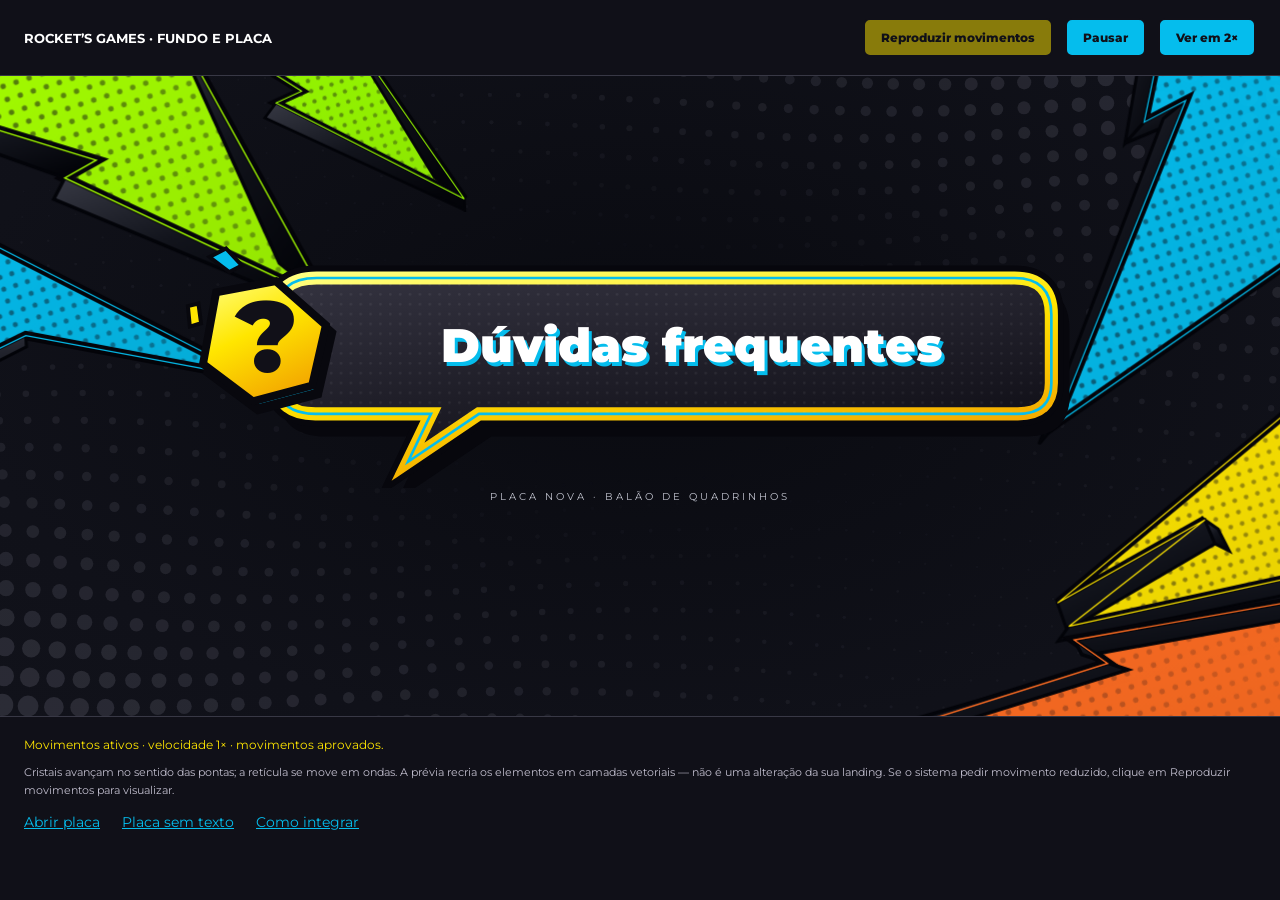
<file: P0/12-fundo-animado-e-faq/PREVIA-PARA-APROVACAO.html>
<!doctype html><html lang="pt-BR"><meta charset="utf-8"><meta name="viewport" content="width=device-width,initial-scale=1"><title>Prévia dos itens solicitados — fundo e placa FAQ</title><link rel="stylesheet" href="../06-tipografia/fontes.css"><link rel="stylesheet" href="efeito/fundo-faq.css"><style>
*{box-sizing:border-box}body{margin:0;background:#101018;color:#fff;font:14px Montserrat,Arial,sans-serif}.toolbar{padding:18px 24px;border-bottom:1px solid #383845;display:flex;flex-wrap:wrap;gap:12px;align-items:center}.toolbar strong{margin-right:auto;font-size:13px}.toolbar button,.toolbar a{font:800 12px Montserrat,Arial,sans-serif;border:2px solid #111018;border-radius:7px;background:#ffe600;color:#111018;padding:10px 16px;text-decoration:none;cursor:pointer}.toolbar button:focus-visible,.toolbar a:focus-visible{outline:3px solid #05bded;outline-offset:4px}.toolbar button:disabled{opacity:.5;cursor:default}.toolbar button.secondary{background:#05bded}.scene{min-height:640px;display:grid;place-items:center}.rg-faq-content{width:min(94%,1000px);text-align:center;padding:75px 0 100px}.rg-faq-sign{width:min(100%,920px)}.caption{margin:2px 0 32px;font-size:10px;letter-spacing:3px;color:#c1c3ce;text-transform:uppercase}footer{padding:18px 24px;color:#c0bdcd;line-height:1.6;border-top:1px solid #383845}#status{font-size:12px;margin:0 0 10px;color:#ffe600}.notes{font-size:11px;margin:0}.links{margin-top:12px;display:flex;gap:22px;flex-wrap:wrap}.links a{color:#05bded}@media(max-width:700px){.toolbar{padding:14px;gap:7px}.toolbar strong{width:100%}.toolbar button{padding:10px;font-size:11px}.scene{min-height:650px}.rg-faq-content{padding:110px 20px 90px}.caption{letter-spacing:1px}.rg-faq-sign{width:min(100%,420px)}}
</style><header class="toolbar"><strong>ROCKET’S GAMES · FUNDO E PLACA</strong><button id="play">Reproduzir movimentos</button><button id="pause" class="secondary">Pausar</button><button id="speed" class="secondary" aria-pressed="false">Ver em 2×</button></header><main id="scene" class="scene rg-faq-scene"><div class="rg-faq-content"><picture class="rg-faq-sign"><source media="(max-width:700px)" srcset="placa/placa-mobile-com-texto.svg"><img src="placa/placa-desktop-com-texto.svg" width="1400" height="390" alt="Dúvidas frequentes"></picture><p class="caption">Placa nova · balão de quadrinhos</p></div></main><footer><p id="status" role="status" aria-live="polite"></p><p class="notes">Cristais avançam no sentido das pontas; a retícula se move em ondas. A prévia recria os elementos em camadas vetoriais — não é uma alteração da sua landing. Se o sistema pedir movimento reduzido, clique em Reproduzir movimentos para visualizar.</p><div class="links"><a href="placa/placa-desktop-com-texto.svg">Abrir placa</a><a href="placa/placa-desktop-sem-texto.svg">Placa sem texto</a><a href="guia/COMO-INTEGRAR.txt">Como integrar</a></div></footer><script src="efeito/fundo-faq.js"></script><script>
const bg=RocketFaqBackground.mount(document.getElementById('scene'));
const status=document.getElementById('status');
function update(){const s=bg.getState();status.textContent=s.enabled?'Movimentos ativos · velocidade '+s.speed+'× · movimentos aprovados.':'Movimentos pausados. Clique em Reproduzir movimentos para avaliar a animação.';document.getElementById('pause').disabled=!s.enabled;document.getElementById('play').disabled=s.enabled;}
document.getElementById('play').onclick=()=>{bg.play({force:true});update();};
document.getElementById('pause').onclick=()=>{bg.pause();update();};
document.getElementById('speed').onclick=()=>{const fast=bg.getState().speed===1;bg.setSpeed(fast?2:1);document.getElementById('speed').textContent=fast?'Voltar a 1×':'Ver em 2×';document.getElementById('speed').setAttribute('aria-pressed',String(fast));update();};update();
</script></html>
</file>
<file: P0/06-tipografia/fontes.css>
@font-face{font-family:Montserrat;src:url('./Montserrat-Variable.ttf') format('truetype');font-weight:100 900;font-style:normal;font-display:swap}@font-face{font-family:Montserrat;src:url('./Montserrat-Italic-Variable.ttf') format('truetype');font-weight:100 900;font-style:italic;font-display:swap}
</file>
<file: P0/09-complementos/05-movimentos/componentes.css>
@import url('../../06-tipografia/fontes.css');
:root{--rg-ink:#111018;--rg-lime:#9bff00;--rg-yellow:#ffe600;--rg-cyan:#05bded;--rg-red:#ff3038}
.rg-action{font-family:Montserrat,Arial,sans-serif;font-weight:900;color:var(--rg-ink);background:var(--rg-yellow);border:3px solid var(--rg-ink);border-radius:10px;box-shadow:5px 6px 0 var(--rg-ink);padding:14px 23px;cursor:pointer;transition:transform .2s,box-shadow .2s;min-height:48px}
.rg-action:hover:not(:disabled){transform:translateY(-4px) rotate(-1deg);box-shadow:6px 10px 0 var(--rg-ink)}
.rg-action:active:not(:disabled){transform:translateY(3px);box-shadow:2px 2px 0 var(--rg-ink)}
.rg-action:disabled{opacity:.65;cursor:wait}.rg-action:focus-visible,.rg-card:focus-visible{outline:4px solid var(--rg-cyan);outline-offset:7px}
.rg-breathe{animation:rg-breathe 2.6s ease-in-out 3}.rg-perspective{perspective:1100px}.rg-opening{animation:rg-arrival 1.5s cubic-bezier(.2,.8,.2,1) both,rg-rock 4s ease-in-out 1.5s 2;transform-style:preserve-3d}
.rg-card{transition:transform .32s cubic-bezier(.2,.8,.2,1),filter .32s;transform-origin:center;position:relative}
.rg-card:hover,.rg-card:focus-within,.rg-card:focus-visible{transform:translateY(-14px) rotate(-1.2deg) scale(1.025);filter:drop-shadow(0 15px 0 #05bded44)}
.rg-float-scene{position:relative;overflow:hidden}.rg-float{transform:translate3d(var(--rg-x,0px),var(--rg-y,0px),0);will-change:transform;pointer-events:none}
.rg-float>img{animation:rg-drift var(--rg-drift,6s) ease-in-out infinite;width:100%;display:block}
.rg-coins{position:absolute;inset:0;overflow:hidden;pointer-events:none;z-index:0;contain:paint}.rg-coin{position:absolute;top:-85px;width:var(--rg-size,60px);animation:rg-drop var(--rg-time,4s) linear infinite;animation-delay:var(--rg-delay,0s);opacity:.55}.rg-coin img{width:100%;display:block;animation:rg-spin 2.6s linear infinite}
.rg-reveal-ready{opacity:0;transform:translateY(26px) scale(.91);transition:opacity .75s ease,transform .9s cubic-bezier(.2,.7,.2,1)}.rg-reveal-ready.rg-visible{opacity:1;transform:translateY(0) scale(1)}
.rg-rocket-layer{position:fixed;inset:0;overflow:hidden;pointer-events:none;z-index:2147483000}.rg-rocket{position:absolute;left:0;top:var(--rg-flight-y,46%);width:clamp(120px,18vw,240px);transform:translateX(-110%);animation:rg-flight 4000ms linear both;filter:drop-shadow(0 7px 0 #11101855)}
.rg-rocket-reduced{left:50%;transform:translate(-50%,0);animation:rg-reduced-flight 4000ms linear both}
.rg-wipe{position:fixed;left:-70vw;top:-10vh;width:240vw;height:120vh;max-width:none!important;object-fit:fill;pointer-events:none;z-index:2147482999;animation:rg-wipe var(--rg-wipe-time,1400ms) linear both}
.rg-cursor-halo,.rg-cursor-burst{position:fixed;left:0;top:0;pointer-events:none;z-index:2147483646;width:48px;height:48px;will-change:transform}.rg-cursor-halo img{width:100%;animation:rg-spin 8s linear infinite}.rg-cursor-halo[data-active="true"] img{filter:hue-rotate(270deg);transform:scale(1.35)}.rg-cursor-burst{width:56px;height:56px;animation:rg-click .35s ease-out both}
@media(hover:hover) and (pointer:fine){.rg-cursor-on,.rg-cursor-on *{cursor:url('../06-cursor/cursor-padrao.svg') 4 3,auto}.rg-cursor-on a,.rg-cursor-on button,.rg-cursor-on [role=button],.rg-cursor-on a *,.rg-cursor-on button *{cursor:url('../06-cursor/cursor-ativo.svg') 4 3,pointer}.rg-cursor-on input,.rg-cursor-on textarea,.rg-cursor-on [contenteditable=true]{cursor:text}.rg-cursor-on :disabled{cursor:not-allowed}}
@keyframes rg-arrival{0%{opacity:0;transform:translateY(36px) rotateY(-80deg) rotateX(15deg) rotate(-12deg) scale(.45)}55%{opacity:1;transform:rotateY(16deg) rotateX(-6deg) rotate(2deg) scale(1.06)}80%{transform:rotateY(-8deg) rotate(-5deg) scale(.98)}100%{opacity:1;transform:rotate(-4deg)}}
@keyframes rg-rock{0%,100%{transform:rotateY(0) rotate(-4deg)}35%{transform:rotateY(18deg) rotateX(5deg) rotate(-1deg)}70%{transform:rotateY(-16deg) rotateX(-4deg) rotate(-6deg)}}
@keyframes rg-breathe{50%{box-shadow:5px 6px 0 #111018,0 0 0 9px #ffe60033}}
@keyframes rg-drift{0%,100%{transform:translateY(0) rotate(-4deg)}50%{transform:translateY(-14px) rotate(4deg)}}
@keyframes rg-spin{to{rotate:360deg}}
@keyframes rg-drop{0%{transform:translateY(0);opacity:0}9%{opacity:.55}62%{transform:translateY(var(--rg-floor,300px));animation-timing-function:ease-out}75%{transform:translateY(calc(var(--rg-floor,300px) - 60px));animation-timing-function:ease-in}86%{transform:translateY(var(--rg-floor,300px));animation-timing-function:ease-out}92%{transform:translateY(calc(var(--rg-floor,300px) - 18px));opacity:.55}100%{transform:translateY(calc(var(--rg-floor,300px) + 80px));opacity:0}}
@keyframes rg-flight{0%{transform:translateX(-110%) translateY(10px) rotate(-3deg)}25%{transform:translateX(20vw) translateY(-18px) rotate(-3deg)}65%{transform:translateX(66vw) translateY(8px) rotate(3deg)}100%{transform:translateX(calc(100vw + 100%)) translateY(-14px) rotate(-2deg)}}
@keyframes rg-reduced-flight{0%,100%{opacity:0}15%,85%{opacity:1}}
@keyframes rg-wipe{0%{transform:translateX(-110%)}36%,64%{transform:translateX(0)}100%{transform:translateX(110%)}}
@keyframes rg-click{from{opacity:1;scale:.35;rotate:-15deg}to{opacity:0;scale:1.5;rotate:15deg}}
[data-rg-paused=true] .rg-float>img,[data-rg-paused=true] .rg-coin,[data-rg-paused=true] .rg-coin img{animation-play-state:paused}
@media(prefers-reduced-motion:reduce){.rg-opening:not([data-rg-force=true]),html:not(.rg-explicit-motion) .rg-breathe,html:not(.rg-explicit-motion) .rg-float>img{animation:none}html:not(.rg-explicit-motion) .rg-action,html:not(.rg-explicit-motion) .rg-card,html:not(.rg-explicit-motion) .rg-reveal-ready{transition:none}html:not(.rg-explicit-motion) .rg-card:hover,html:not(.rg-explicit-motion) .rg-card:focus-within,html:not(.rg-explicit-motion) .rg-card:focus-visible{transform:none}html:not(.rg-explicit-motion) .rg-reveal-ready{opacity:1;transform:none}.rg-coins:not([data-rg-force=true]),.rg-cursor-halo:not([data-rg-force=true]),.rg-cursor-burst:not([data-rg-force=true]){display:none}.rg-cursor-on:not(.rg-force-cursor),.rg-cursor-on:not(.rg-force-cursor) *{cursor:auto}.rg-cursor-on input,.rg-cursor-on textarea{cursor:text}}
</file>
<file: P0/11-divisores-de-secao/divisor.css>
/* Faixa decorativa entre duas seções. Não modifica conteúdo ou rolagem. */
.rg-divisor{position:relative;display:block;height:0;min-height:0;width:100%;margin:0;padding:0;z-index:5;pointer-events:none;overflow:visible;flex:none}
.rg-divisor picture{position:absolute;left:0;right:0;top:0;display:block;transform:translateY(-50%);height:clamp(90px,10.5vw,168px)}
.rg-divisor img{display:block;width:100%;height:100%;max-width:none;object-fit:fill;user-select:none}
@media(max-width:700px){.rg-divisor picture{height:92px}}
</file>
<file: P0/12-fundo-animado-e-faq/efeito/fundo-faq.css>
/* Somente o componente de fundo; nenhuma regra global de body, botão ou rolagem. */
.rg-faq-scene{position:relative;isolation:isolate;overflow:hidden;background:#0b0c12 url('./fundo-estatico.svg') center/cover}
.rg-faq-scene.rg-faq-ready{background-image:radial-gradient(ellipse at 50% 43%,#090a10 0%,#101119 75%,#11121a 100%)}
.rg-faq-layer{position:absolute;inset:0;z-index:0;pointer-events:none;overflow:hidden;contain:layout paint;user-select:none}
.rg-faq-dots{position:absolute;inset:0;width:100%;height:100%}
.rg-faq-crystal{position:absolute;display:block;width:clamp(180px,var(--rg-width),700px);height:auto;max-width:none;will-change:transform,opacity;pointer-events:none}
.rg-faq-crystal[data-name=laranja-base]{width:var(--rg-width)}
.rg-faq-content{position:relative;z-index:1}
.rg-faq-sign{display:block;width:min(100%,960px);margin-inline:auto}
.rg-faq-sign img{display:block;width:100%;height:auto}
@media(max-width:700px){.rg-faq-crystal{width:clamp(150px,var(--rg-width),235px)}.rg-faq-crystal[data-name=lima-grande]{left:-22%!important;top:-3%!important}.rg-faq-crystal[data-name=lima-fino]{left:6%!important;top:-7%!important;width:165px}.rg-faq-crystal[data-name=ciano-esquerda]{left:-28%!important;top:23%!important}.rg-faq-crystal[data-name=ciano-direita]{right:-23%!important;top:0!important}.rg-faq-crystal[data-name=amarelo-direita]{right:-30%!important;bottom:17%!important}.rg-faq-crystal[data-name=laranja-base]{width:100%;right:-15%!important;bottom:-2%!important}.rg-faq-sign{width:min(100%,520px)}}
</file>
<file: site.css>
:root{--ink:#111018;--lime:#9bff00;--yellow:#ffe600;--cyan:#05bded;--red:#ff3038;--panel:#191820}
*{box-sizing:border-box}
html{scroll-snap-type:y proximity;scroll-behavior:smooth}
body{margin:0;background:var(--ink);color:#fff;font-family:Montserrat,Arial,sans-serif;font-weight:500;line-height:1.6}
body.locked{overflow:hidden}
[hidden]{display:none!important}
img{max-width:100%}
a{color:inherit}
.sr-only{position:absolute;width:1px;height:1px;overflow:hidden;clip-path:inset(50%)}
.sr-only:focus{clip-path:none;width:auto;height:auto;z-index:99999;background:var(--yellow);color:var(--ink);padding:10px}
button{font:inherit}
button:focus-visible,a:focus-visible{outline:4px solid var(--cyan);outline-offset:6px}

/* botão de música */
.som-toggle{position:fixed;top:14px;right:14px;z-index:2147483001;display:inline-flex;align-items:center;gap:8px;background:var(--yellow);color:var(--ink);border:3px solid var(--ink);border-radius:10px;box-shadow:3px 4px 0 var(--ink);font-weight:800;font-size:13px;padding:8px 14px;cursor:pointer;transition:transform .2s}
.som-toggle:hover{transform:translateY(-3px) rotate(-2deg)}
.som-toggle .corte{display:none}
.som-toggle[aria-pressed=false]{background:#d9d6e0}
.som-toggle[aria-pressed=false] .corte{display:inline}
.som-toggle[aria-pressed=false] .ondas{display:none}
.som-toggle[aria-pressed=true] .ondas{animation:ondas 1.2s ease-in-out infinite}
@keyframes ondas{50%{opacity:.35}}

/* botões com arte do kit */
.rotulo{position:absolute;inset:14.2% 7% 27.4% 4.75%;display:flex;align-items:center;justify-content:center;text-align:center}
.btn-img{border:0;box-shadow:none;border-radius:0;background:center/100% 100% no-repeat;aspect-ratio:2117/743;width:min(280px,78vw);display:inline-grid;place-items:center;padding:0;min-height:0;position:relative;font-weight:900;font-size:clamp(14px,1.5vw,18px);letter-spacing:.5px;text-decoration:none;text-align:center;line-height:1.15;color:var(--ink);filter:drop-shadow(0 6px 0 #11101833)}
.btn-img:hover:not(:disabled){box-shadow:none;filter:drop-shadow(0 10px 0 #11101844)}
.btn-img:active:not(:disabled){box-shadow:none}
.btn-amarelo{background-image:url(P0/02-botoes/botao-amarelo.png)}
.btn-azul{background-image:url(P0/02-botoes/botao-azul.png);color:#fff;text-shadow:2px 2px 0 var(--ink)}
.btn-vermelho{background-image:url(P0/02-botoes/botao-vermelho.png);color:#fff;text-shadow:2px 2px 0 var(--ink)}
.btn-img:disabled{filter:grayscale(.5)}
#conheca{width:min(320px,80vw);font-size:clamp(18px,2.2vw,26px);animation:pulso 2.4s ease-in-out infinite;position:relative;overflow:visible}
#conheca::after{content:"";position:absolute;inset:8% 6% 14%;border-radius:18px;background:linear-gradient(105deg,transparent 35%,#fff9 50%,transparent 65%);background-size:250% 100%;animation:brilho 3s ease-in-out infinite;pointer-events:none;mix-blend-mode:overlay}
@keyframes pulso{0%,100%{scale:1}50%{scale:1.06}}
@keyframes brilho{0%{background-position:150% 0}60%,100%{background-position:-60% 0}}

/* 1) abertura */
#abertura .rg-coins{z-index:0;opacity:1}
#abertura{position:fixed;inset:0;z-index:50;background:var(--lime) url(P0/01-backgrounds/hero-lima.png) center/cover;display:grid;grid-template-columns:minmax(0,1fr);place-items:center;overflow:hidden}
.abertura-centro{position:relative;z-index:3;text-align:center;width:min(100%,1100px);padding:20px}
.apoio{display:inline-block;background:var(--lime);font-weight:800;letter-spacing:3px;font-size:clamp(10px,1.2vw,14px);text-transform:uppercase;padding:8px 14px;margin:0 0 4px}
.logo-stage{margin:0 auto 14px;width:min(100%,92vw,900px)}
.logo-h1{margin:0;line-height:0}
#logo{width:100%;height:auto;display:block}
#cena-intro{padding:0 16px 20px 0}
.f{position:absolute;z-index:1;pointer-events:none}
.f-controle{width:clamp(90px,17vw,270px);left:2%;bottom:4%}
.f-trofeu{width:clamp(60px,9vw,150px);left:3%;top:24%}
.f-raio{width:clamp(50px,8vw,130px);right:5%;top:6%}
.f-arcade{width:clamp(80px,14vw,220px);right:3%;bottom:4%}
.m{width:clamp(28px,4vw,64px)}
.m1{left:5%;top:7%}.m2{left:17%;top:46%;width:clamp(22px,3vw,48px)}.m3{left:27%;top:6%;width:clamp(22px,3vw,48px)}
.m4{left:24%;bottom:5%}.m5{right:25%;top:8%;width:clamp(22px,3vw,48px)}.m6{right:17%;top:42%}
.m7{right:6%;top:30%;width:clamp(22px,3vw,48px)}.m8{right:26%;bottom:5%;width:clamp(22px,3vw,48px)}.m9{left:12%;top:68%;width:clamp(20px,2.6vw,42px)}
#abertura.saindo{pointer-events:none}

/* seções */
.screen{min-height:100svh;scroll-snap-align:start;position:relative;display:grid;place-items:center;padding:clamp(100px,14vh,150px) 5%;overflow:hidden}
.screen__in{width:min(100%,1180px);position:relative;z-index:1;transform-origin:50% 50%;will-change:transform,opacity}
.eyebrow{font-weight:800;letter-spacing:3px;font-size:12px;color:var(--lime);margin:0 0 8px}
.eyebrow.claro{color:var(--ink);background:var(--lime);display:inline-block;padding:6px 12px}
h2{font-weight:900;font-size:clamp(28px,4.4vw,56px);line-height:1.05;letter-spacing:-1.5px;margin:0 0 18px}
h2 em{font-style:normal;color:var(--yellow);-webkit-text-stroke:1px var(--ink);text-shadow:3px 3px 0 var(--ink)}
.painel{border:4px solid var(--yellow);border-radius:20px;padding:clamp(22px,3.2vw,44px);box-shadow:9px 10px 0 var(--cyan),9px 10px 0 4px var(--ink);position:relative}
.painel-escuro{background:#191820f0}
.painel p{font-size:clamp(14px,1.25vw,17px);margin:0 0 14px;color:#ece9f4}
.painel.largo{max-width:1100px;margin:0 auto}
.painel .go,.painel .btn-img{margin-top:10px}

/* 2) intro */
.s-intro{background:linear-gradient(90deg,#05bdedf0,#05bded99 55%,#05bded33),url(P0/01-backgrounds/promocao-azul.png) center/cover}
.intro-grid{display:grid;grid-template-columns:1.1fr 1fr;gap:clamp(20px,4vw,60px);align-items:center}
.intro-arte{position:relative;aspect-ratio:1/1;min-height:300px}
.intro-arte .a1{position:absolute;left:0;top:10%;width:78%}
.intro-arte .a2{position:absolute;width:17%;top:2%;right:2%}
.intro-arte .a3{position:absolute;width:11%;bottom:10%;right:6%}
.chips{list-style:none;padding:0;margin:0 0 14px;display:flex;flex-wrap:wrap;gap:10px}
.chips li{display:inline-flex;align-items:center;gap:8px;background:var(--ink);border:2px solid var(--yellow);border-radius:999px;padding:5px 14px 5px 6px;font-weight:800;font-size:13px;transition:transform .25s cubic-bezier(.3,1.6,.5,1),background .2s,color .2s;cursor:default}
.chips li img{width:26px;height:26px}
.chips li:hover{transform:translateY(-5px) rotate(-3deg) scale(1.06);background:var(--yellow);color:var(--ink)}
.chips.plat li{padding:5px 14px;border-color:var(--ink);color:#fff;box-shadow:3px 3px 0 var(--ink)}
.chips.plat .p-xbox{background:#1fa21f}.chips.plat .p-ps{background:#1b6fe0}.chips.plat .p-nin{background:var(--red)}
.chips.plat li:hover{color:#fff;filter:brightness(1.15)}

/* 3) mercado */
.s-mercado{background:var(--ink) url(P0/01-backgrounds/catalogo-escuro.png) center/cover}
.s-mercado .screen__in{position:static;display:grid;place-items:center}
.s-mercado .painel{position:relative;z-index:1}
.s-mercado .screen__in{position:relative;z-index:1}
.duas{display:grid;grid-template-columns:1.4fr 1fr;gap:24px;align-items:center}
.arte-midias{position:relative}
.criterios{list-style:none;margin:8px 0 18px;padding:0;display:grid;grid-template-columns:repeat(4,1fr);gap:12px}
.criterios li{background:#26242f;border:2px solid #45424e;border-radius:14px;padding:14px 12px;text-align:center;display:flex;flex-direction:column;align-items:center;gap:4px;transition:transform .3s cubic-bezier(.3,1.5,.5,1),border-color .2s,background .2s}
.criterios li img{width:42px;height:42px;transition:transform .5s}
.criterios li b{color:var(--yellow);font-size:15px}
.criterios li span{font-size:12px;color:#cfcad9;line-height:1.35}
.criterios li:hover{transform:translateY(-8px) rotate(-1.5deg);border-color:var(--cyan);background:#2f2c3a}
.criterios li:hover img{transform:rotate(360deg) scale(1.15)}
.destaque{margin:6px 0 12px!important;text-align:center}
.destaque span{display:inline-block;background:var(--yellow);color:var(--ink);font-weight:900;font-size:clamp(16px,2vw,24px);padding:8px 22px;border:3px solid var(--ink);transform:rotate(-1.5deg);box-shadow:5px 5px 0 var(--red)}
.nota{font-size:12px!important;color:#b9b4c6!important;border-left:4px solid var(--cyan);padding-left:12px}

/* 4) motivos */
.s-motivos{background:var(--lime) url(P0/01-backgrounds/hero-lima.png) center/cover}
.cab{text-align:center;margin-bottom:clamp(24px,5vh,50px)}
.cab h2{color:#fff;-webkit-text-stroke:2px var(--ink);paint-order:stroke fill;text-shadow:4px 4px 0 var(--ink)}
.cards{display:grid;grid-template-columns:repeat(3,1fr);gap:clamp(18px,3vw,40px);align-items:start;max-width:1050px;margin:0 auto}
.card{background:url(P0/04-paineis/painel-card.png) center/100% 100% no-repeat;aspect-ratio:1086/1448;padding:19% 15% 15%;text-align:center;display:flex;flex-direction:column;align-items:center;justify-content:center;gap:8px;filter:drop-shadow(0 10px 0 #1110182a)}
.card .num{position:absolute;top:-2.5%;left:50%;translate:-50% 0;width:23%;filter:drop-shadow(0 3px 0 #11101866)}
.card .ico{width:clamp(44px,18%,70px);margin-top:12%}
.card h3{margin:2px 0 0;color:var(--yellow);font-size:clamp(15px,1.7vw,22px);line-height:1.15;font-weight:900}
.card p{margin:0;font-size:clamp(12px,1.05vw,14px);color:#e6e2ee;line-height:1.5}
.rg-card:hover,.rg-card:focus-within{animation:bob 1.5s ease-in-out infinite;filter:drop-shadow(0 18px 0 #05bded55)}
@keyframes bob{0%,100%{transform:translateY(-14px) rotate(-1.2deg) scale(1.025)}50%{transform:translateY(-24px) rotate(1deg) scale(1.035)}}

/* 5) contato */
.s-contato{background:var(--lime) url(P0/01-backgrounds/hero-lima.png) center/cover}
.contato-grid{display:grid;grid-template-columns:1.25fr 1fr;gap:clamp(20px,4vw,60px);align-items:center;position:relative;z-index:1}
.contato-painel{border-color:var(--lime);box-shadow:9px 10px 0 var(--red),9px 10px 0 4px var(--ink)}
.contato-painel h2{font-size:clamp(32px,5vw,64px)}
.selo{position:absolute;top:-22px;right:-14px;background:var(--red);color:#fff;font-weight:900;font-size:14px;letter-spacing:1px;padding:8px 16px;border:3px solid var(--ink);border-radius:10px;box-shadow:4px 4px 0 var(--ink);rotate:8deg;animation:selo 1.8s ease-in-out infinite}
.selo::before{content:"";display:inline-block;width:9px;height:9px;border-radius:50%;background:var(--lime);margin-right:8px;vertical-align:1px;box-shadow:0 0 0 0 #9bff00aa;animation:ping 1.4s ease-out infinite}
@keyframes selo{50%{rotate:3deg;scale:1.08}}
@keyframes ping{to{box-shadow:0 0 0 9px #9bff0000}}
/* contatos como cartões coloridos (todos com a animação do TikTok) */
.contatos{list-style:none;margin:20px 0 0;padding:0;display:grid;grid-template-columns:repeat(auto-fit,minmax(min(100%,215px),1fr));gap:14px}
.ct{--c:var(--cyan);border:3px solid var(--ink);border-radius:16px;background:var(--c);color:var(--ink);box-shadow:5px 5px 0 var(--cyan),5px 5px 0 3px var(--ink);transition:transform .3s cubic-bezier(.3,1.6,.5,1),box-shadow .3s}
.ct:nth-child(odd){rotate:-1.2deg}.ct:nth-child(even){rotate:1.2deg}
.ct-in{display:flex;align-items:center;gap:10px;padding:12px;min-height:76px;text-decoration:none;color:inherit;border-radius:13px;height:100%}
.ct:hover,.ct:focus-within{transform:translateY(-7px) scale(1.04);rotate:0deg;box-shadow:8px 10px 0 var(--red),8px 10px 0 3px var(--ink)}
.ct-ico{flex:none;display:grid;place-items:center;width:44px;height:44px;border-radius:50%;background:var(--ink);border:3px solid #fff;transition:transform .5s}
.ct-ico img{width:26px;height:26px}
.ct:hover .ct-ico{transform:rotate(-12deg) scale(1.12)}
.ct-txt{min-width:0;font-weight:700;font-size:13.5px;line-height:1.3;overflow-wrap:break-word}
.ct-txt b{display:block;font-weight:900;font-size:12px;letter-spacing:1px;text-transform:uppercase;opacity:.8}
.ct-seta{margin-left:auto;flex:none;font-weight:900;font-size:22px;transition:transform .3s}
.ct:hover .ct-seta{transform:translateX(5px)}
.ct-whats{--c:#3ee06a}
.ct-insta{--c:linear-gradient(135deg,#ffd44a,#ff4f6d 50%,#b44cff);color:#fff;text-shadow:1px 1px 0 var(--ink)}
.ct-tiktok{--c:#fff}
.ct-end{--c:var(--yellow)}
.ct a:focus-visible{outline-offset:4px}
.pend{color:#b9b4c6;font-style:normal}
/* a cena flutuante do kit corta o conteúdo; aqui quem corta é a própria .screen */
#cena-contato{overflow:visible}
/* faixa que corre ao fundo */
.faixa{position:absolute;left:50%;top:50%;width:150vw;translate:-50% -50%;rotate:-6deg;z-index:0;background:var(--ink);color:var(--lime);border-block:4px solid var(--yellow);font-weight:900;font-size:clamp(18px,2.4vw,30px);letter-spacing:4px;white-space:nowrap;overflow:hidden;display:flex;padding:8px 0;pointer-events:none}
.faixa span{flex:none;padding-right:.5em;animation:faixa 30s linear infinite}
@keyframes faixa{to{translate:-100% 0}}
.c-moeda,.c-raio{position:absolute;z-index:2;pointer-events:none;filter:drop-shadow(3px 4px 0 var(--ink))}
.c1{width:clamp(36px,4.4vw,66px);left:-3%;top:56%}
.c2{width:clamp(26px,3vw,44px);right:6%;bottom:22%}
.c-raio{width:clamp(50px,6vw,96px);left:52%;top:2%}
/* plataforma do foguete */
.foguete-box{display:grid;justify-items:center;gap:12px;text-align:center;position:relative}
.foguete-chamada{margin:0;background:var(--yellow);color:var(--ink);font-weight:900;font-size:clamp(15px,1.6vw,20px);padding:6px 18px;border:3px solid var(--ink);border-radius:999px;box-shadow:4px 4px 0 var(--ink);rotate:-4deg}
.plataforma{position:relative;width:min(100%,360px);aspect-ratio:1;display:grid;place-items:center}
.plataforma::before{content:"";position:absolute;inset:8%;border-radius:50%;background:radial-gradient(circle,#fff 0 18%,var(--yellow) 19% 34%,var(--cyan) 35% 52%,var(--ink) 53% 56%,transparent 57%);border:4px solid var(--ink);box-shadow:6px 7px 0 var(--ink);animation:gira 14s linear infinite}
.plataforma::after{content:"";position:absolute;inset:0;background:repeating-conic-gradient(from 0deg,#ffe60055 0 8deg,transparent 8deg 22deg);border-radius:50%;mask:radial-gradient(circle,transparent 45%,#000 46%,transparent 72%);animation:gira 30s linear infinite reverse}
@keyframes gira{to{rotate:360deg}}
.foguete-img{position:relative;z-index:1;width:82%;filter:drop-shadow(0 10px 0 #11101855);animation:rg-drift 5s ease-in-out infinite}
#foguete{width:min(300px,80vw);font-size:clamp(16px,1.9vw,22px);animation:pulso 2.4s ease-in-out infinite}
#foguete:disabled{animation:none}
.status{min-height:1.6em;margin:0;font-weight:800;background:var(--ink);color:var(--yellow);padding:4px 14px;border-radius:999px;font-size:13px}
.status:empty{visibility:hidden}
.rodape small{display:block;font-weight:700;font-size:12px;margin-top:4px;opacity:.85}
.rodape{margin-top:clamp(28px,6vh,60px);text-align:center;font-weight:800;font-size:13px;color:var(--ink);background:#9bffa0cc;padding:10px;border-radius:8px}

/* 6) dúvidas frequentes */
/* o fundo da seção vem do pacote P0/12 (.rg-faq-scene): cristais e bolinhas animados */
.s-duvidas .cab h2{position:relative;isolation:isolate;container-type:inline-size;width:min(100%,960px);margin:0 auto;font-size:clamp(28px,4.4vw,56px);letter-spacing:0;animation:faq-flutua 4.2s ease-in-out infinite}
.s-duvidas .cab h2::before{content:"";position:absolute;inset:-14% -6%;z-index:-1;border-radius:50%;background:radial-gradient(ellipse at center,#05bdedcc 0,#8a3ffc66 38%,#ffe60022 58%,transparent 72%);filter:blur(22px);animation:faq-luz 3s ease-in-out infinite}
.s-duvidas .cab .rg-faq-sign{filter:drop-shadow(0 12px 0 #07070d66)}
.faq-texto{position:absolute;left:18%;right:8%;top:18%;height:53%;display:flex;align-items:center;justify-content:center;gap:.28em;white-space:nowrap;font-weight:900;font-size:6cqw;line-height:1;text-transform:uppercase;letter-spacing:.01em;rotate:-2deg;-webkit-text-stroke:.14em var(--ink);paint-order:stroke fill;text-shadow:.05em .05em 0 var(--ink),.1em .1em 0 #8a3ffc}
.faq-interrogacao{position:absolute;left:9.1%;top:42.8%;translate:-50% -50%;rotate:-8deg;font-weight:900;font-size:11cqw;line-height:1;color:var(--cyan);-webkit-text-stroke:.12em var(--ink);paint-order:stroke fill;text-shadow:.04em .04em 0 var(--ink),.08em .08em 0 #8a3ffc;pointer-events:none}
.faq-texto span:first-child{color:var(--cyan)}
.faq-texto span:last-child{color:#fff}
@keyframes faq-flutua{0%,100%{translate:0 0;rotate:-.6deg}50%{translate:0 -12px;rotate:.6deg}}
@keyframes faq-luz{0%,100%{opacity:.55;scale:.96}50%{opacity:1;scale:1.06}}
.faq{display:grid;grid-template-columns:repeat(2,minmax(0,1fr));gap:clamp(18px,3vw,36px);max-width:900px;margin:0 auto;align-items:start}
.faq-item{display:grid;justify-items:center;gap:12px}
.faq-btn{cursor:pointer;overflow:visible}
.faq-btn::after{content:"";position:absolute;inset:8% 6% 14%;border-radius:18px;background:linear-gradient(105deg,transparent 35%,#fff9 50%,transparent 65%);background-size:250% 100%;animation:brilho 3s ease-in-out infinite;pointer-events:none;mix-blend-mode:overlay}
.faq-resp{margin:0;max-width:420px;background:var(--panel);border:3px solid var(--yellow);border-radius:14px;padding:14px 18px;color:#ece9f4;font-size:clamp(14px,1.2vw,16px);box-shadow:5px 6px 0 var(--cyan);animation:faq-abre .3s ease-out}
@keyframes faq-abre{from{opacity:0;translate:0 -8px}}

/* atendente virtual (Zack) */
.chat{position:fixed;right:16px;bottom:16px;z-index:2147483000;display:grid;justify-items:end;gap:12px}
.chat-avatar{flex:none;display:grid;place-items:center;width:42px;height:42px;border-radius:50%;background:var(--yellow);color:var(--ink);border:3px solid var(--ink);font-weight:900;font-size:20px;position:relative}
.chat-avatar::after{content:"";position:absolute;right:-3px;bottom:-3px;width:12px;height:12px;border-radius:50%;background:var(--lime);border:2px solid var(--ink)}
.chat small{display:flex;align-items:center;gap:6px;font-size:11px;font-weight:700;opacity:.85}
.chat small i{width:8px;height:8px;border-radius:50%;background:var(--lime);box-shadow:0 0 0 0 #9bff00aa;animation:ping 1.4s ease-out infinite}
.chat-abrir{display:inline-flex;align-items:center;gap:10px;background:var(--ink);color:#fff;border:3px solid var(--yellow);border-radius:999px;padding:6px 18px 6px 6px;box-shadow:4px 5px 0 var(--cyan),4px 5px 0 3px var(--ink);cursor:pointer;text-align:left;transition:transform .3s cubic-bezier(.3,1.6,.5,1)}
.chat-abrir:hover{transform:translateY(-4px) rotate(-2deg)}
.chat-rot b{display:block;font-weight:900;font-size:14px;line-height:1.2}
.chat-janela{width:min(340px,calc(100vw - 32px));max-height:min(480px,calc(100svh - 110px));display:flex;flex-direction:column;background:var(--panel);border:3px solid var(--yellow);border-radius:18px;box-shadow:6px 7px 0 var(--cyan),6px 7px 0 3px var(--ink);overflow:hidden;animation:faq-abre .3s ease-out}
.chat-topo{display:flex;align-items:center;gap:10px;padding:10px 12px;background:var(--yellow);color:var(--ink);border-bottom:3px solid var(--ink)}
.chat-topo .chat-avatar{background:var(--ink);color:var(--yellow);border-color:#fff}
.chat-quem{flex:1;min-width:0}
.chat-quem b{display:block;font-weight:900;font-size:16px;line-height:1.1}
.chat-fechar{background:var(--ink);color:#fff;border:0;border-radius:50%;width:30px;height:30px;font-size:20px;line-height:1;cursor:pointer}
.chat-msgs{list-style:none;margin:0;padding:14px 12px;display:grid;gap:8px;align-content:start;overflow-y:auto;flex:1;min-height:120px}
.chat-msgs li{max-width:85%;padding:8px 12px;border-radius:14px;font-size:13.5px;line-height:1.4;animation:faq-abre .25s ease-out}
.chat-msgs .bot{background:#2b2935;color:#ece9f4;border:2px solid #45424e;border-bottom-left-radius:4px;justify-self:start}
.chat-msgs .eu{background:var(--cyan);color:var(--ink);font-weight:700;border:2px solid var(--ink);border-bottom-right-radius:4px;justify-self:end}
.chat-msgs .digitando{color:#b9b4c6;font-style:italic}
.chat-sugestoes{display:flex;flex-wrap:wrap;gap:6px;padding:0 12px 10px}
.chat-sugestoes button{background:transparent;color:var(--yellow);border:2px solid var(--yellow);border-radius:999px;padding:4px 10px;font-size:12px;font-weight:800;cursor:pointer}
.chat-sugestoes button:hover{background:var(--yellow);color:var(--ink)}
.chat-form{display:flex;gap:8px;padding:10px 12px;border-top:2px solid #45424e}
.chat-form input{flex:1;min-width:0;background:#fff;color:var(--ink);border:2px solid var(--ink);border-radius:999px;padding:8px 14px;font:inherit;font-size:14px}
.chat-form button{flex:none;width:40px;height:40px;border-radius:50%;background:var(--red);color:#fff;border:2px solid var(--ink);font-size:16px;cursor:pointer}

/* navegação por pontos */
.dots{position:fixed;right:14px;top:50%;translate:0 -50%;z-index:60;display:grid;gap:12px}
.dots a{width:14px;height:14px;border-radius:50%;background:var(--ink);border:3px solid var(--yellow);display:block;transition:transform .2s,background .2s}
.dots a:hover,.dots a.on{background:var(--yellow);transform:scale(1.5)}

/* sem movimento */
html.no-anim,html.no-anim *{scroll-behavior:auto!important}
html.no-anim #conheca,html.no-anim #conheca::after,html.no-anim .foguete-img{animation:none}
html.no-anim .rg-card:hover{animation:none}
html.no-anim .s-duvidas .cab h2,html.no-anim .s-duvidas .cab h2::before{animation:none}
html.no-anim .selo,html.no-anim .selo::before,html.no-anim .faixa span,html.no-anim .plataforma::before,html.no-anim .plataforma::after,html.no-anim #foguete{animation:none}

@media(max-width:860px){
  .intro-grid,.contato-grid,.duas{grid-template-columns:1fr}
  .intro-arte{width:100%;max-width:380px;margin:0 auto;min-height:0}
  .criterios{grid-template-columns:repeat(2,1fr)}
  .cards{grid-template-columns:1fr;max-width:340px}
  .faq{grid-template-columns:1fr}
  .dots{display:none}
  .f-explosao,.f-arcade{opacity:.7}
  .plataforma{width:min(70vw,280px)}
  .c-raio{left:auto;right:2%;top:auto;bottom:30%}
}
@media(max-width:520px){
  .contatos{grid-template-columns:1fr}
  .selo{right:-6px;font-size:12px;padding:6px 12px}
  .chat{right:12px;bottom:12px}
  .chat-abrir{padding:4px}
  .chat-rot{display:none}
  .chat-janela{width:calc(100vw - 24px)}
}
@media(prefers-reduced-motion:reduce){html:not(.rg-explicit-motion) #conheca,html:not(.rg-explicit-motion) #conheca::after,html:not(.rg-explicit-motion) .foguete-img{animation:none}html{scroll-behavior:auto}}

/* divisórias animadas */
#site{overflow-x:clip}
.rg-divisor picture{will-change:translate}
.rg-divisor img{width:116%;margin-left:-8%;max-width:none;animation:div-sway 7s ease-in-out infinite alternate}
@keyframes div-sway{from{translate:-2.5% 0;filter:brightness(1)}to{translate:2.5% 0;filter:brightness(1.12)}}
html.no-anim .rg-divisor img{animation:none}
@media(max-width:700px){.f-explosao{display:none}.som-toggle{padding:8px 10px}.som-toggle span{display:none}
  .s-duvidas .cab h2{width:min(100%,520px)}
  .faq-interrogacao{left:14.2%;top:41.4%;font-size:17cqw}
  .faq-texto{left:26%;right:6%;top:12.5%;height:62%;flex-direction:column;gap:.06em;font-size:8.4cqw}}

/* foguetes de fundo na abertura */
.bg-rocket{position:absolute;left:0;top:var(--y);width:var(--w);z-index:0;pointer-events:none;animation:bg-voo-d var(--t) linear forwards}
.bg-rocket img{display:block;width:100%;opacity:.9;animation:rg-drift 3.2s ease-in-out infinite}
.bg-rocket.volta{left:auto;right:0;animation-name:bg-voo-e}
.bg-rocket.volta img{scale:-1 1}
@keyframes bg-voo-d{from{transform:translateX(-130%)}to{transform:translateX(calc(100vw + 30%))}}
@keyframes bg-voo-e{from{transform:translateX(130%)}to{transform:translateX(calc(-100vw - 30%))}}

#foguete{padding:5% 7% 9.6% 4.75%}
</file>
<file: nexaops/nexa.css>
:root{--ink:#111018;--lime:#9bff00;--yellow:#ffe600;--cyan:#05bded;--red:#ff3038;--panel:#191820}
*{box-sizing:border-box}
html{scroll-snap-type:y proximity;scroll-behavior:smooth}
body{margin:0;background:var(--ink);color:#fff;font-family:Montserrat,Arial,sans-serif;font-weight:500;line-height:1.6}
body.locked{overflow:hidden}
[hidden]{display:none!important}
img{max-width:100%}
a{color:inherit}
.sr-only{position:absolute;width:1px;height:1px;overflow:hidden;clip-path:inset(50%)}
.sr-only:focus{clip-path:none;width:auto;height:auto;z-index:99999;background:var(--yellow);color:var(--ink);padding:10px}
button{font:inherit}
button:focus-visible,a:focus-visible{outline:4px solid var(--cyan);outline-offset:6px}

/* botão de música */
.som-toggle{position:fixed;top:14px;right:14px;z-index:2147483001;display:inline-flex;align-items:center;gap:8px;background:var(--yellow);color:var(--ink);border:3px solid var(--ink);border-radius:10px;box-shadow:3px 4px 0 var(--ink);font-weight:800;font-size:13px;padding:8px 14px;cursor:pointer;transition:transform .2s}
.som-toggle:hover{transform:translateY(-3px) rotate(-2deg)}
.som-toggle .corte{display:none}
.som-toggle[aria-pressed=false]{background:#d9d6e0}
.som-toggle[aria-pressed=false] .corte{display:inline}
.som-toggle[aria-pressed=false] .ondas{display:none}
.som-toggle[aria-pressed=true] .ondas{animation:ondas 1.2s ease-in-out infinite}
@keyframes ondas{50%{opacity:.35}}

/* botões com arte do kit */
.rotulo{position:absolute;inset:14.2% 7% 27.4% 4.75%;display:flex;align-items:center;justify-content:center;text-align:center}
.btn-img{border:0;box-shadow:none;border-radius:0;background:center/100% 100% no-repeat;aspect-ratio:2117/743;width:min(280px,78vw);display:inline-grid;place-items:center;padding:0;min-height:0;position:relative;font-weight:900;font-size:clamp(14px,1.5vw,18px);letter-spacing:.5px;text-decoration:none;text-align:center;line-height:1.15;color:var(--ink);filter:drop-shadow(0 6px 0 #11101833)}
.btn-img:hover:not(:disabled){box-shadow:none;filter:drop-shadow(0 10px 0 #11101844)}
.btn-img:active:not(:disabled){box-shadow:none}
.btn-amarelo{background-image:url(../P0/02-botoes/botao-amarelo.png)}
.btn-azul{background-image:url(../P0/02-botoes/botao-azul.png);color:#fff;text-shadow:2px 2px 0 var(--ink)}
.btn-vermelho{background-image:url(../P0/02-botoes/botao-vermelho.png);color:#fff;text-shadow:2px 2px 0 var(--ink)}
.btn-img:disabled{filter:grayscale(.5)}
#conheca{width:min(320px,80vw);font-size:clamp(18px,2.2vw,26px);animation:pulso 2.4s ease-in-out infinite;position:relative;overflow:visible}
#conheca::after{content:"";position:absolute;inset:8% 6% 14%;border-radius:18px;background:linear-gradient(105deg,transparent 35%,#fff9 50%,transparent 65%);background-size:250% 100%;animation:brilho 3s ease-in-out infinite;pointer-events:none;mix-blend-mode:overlay}
@keyframes pulso{0%,100%{scale:1}50%{scale:1.06}}
@keyframes brilho{0%{background-position:150% 0}60%,100%{background-position:-60% 0}}

/* 1) abertura */
#abertura .rg-coins{z-index:0;opacity:1}
#abertura{position:fixed;inset:0;z-index:50;background:var(--lime) url(../P0/01-backgrounds/hero-lima.png) center/cover;display:grid;grid-template-columns:minmax(0,1fr);place-items:center;overflow:hidden}
.abertura-centro{position:relative;z-index:3;text-align:center;width:min(100%,1100px);padding:20px}
.apoio{display:inline-block;background:var(--lime);font-weight:800;letter-spacing:3px;font-size:clamp(10px,1.2vw,14px);text-transform:uppercase;padding:8px 14px;margin:0 0 4px}
.logo-stage{margin:0 auto 14px;width:min(100%,92vw,900px)}
.logo-h1{margin:0;line-height:0}
#logo{width:100%;height:auto;display:block}
#cena-intro{padding:0 16px 20px 0}
.f{position:absolute;z-index:1;pointer-events:none}
.f-controle{width:clamp(90px,17vw,270px);left:2%;bottom:4%}
.f-trofeu{width:clamp(60px,9vw,150px);left:3%;top:24%}
.f-raio{width:clamp(50px,8vw,130px);right:5%;top:6%}
.f-arcade{width:clamp(80px,14vw,220px);right:3%;bottom:4%}
.m{width:clamp(28px,4vw,64px)}
.m1{left:5%;top:7%}.m2{left:17%;top:46%;width:clamp(22px,3vw,48px)}.m3{left:27%;top:6%;width:clamp(22px,3vw,48px)}
.m4{left:24%;bottom:5%}.m5{right:25%;top:8%;width:clamp(22px,3vw,48px)}.m6{right:17%;top:42%}
.m7{right:6%;top:30%;width:clamp(22px,3vw,48px)}.m8{right:26%;bottom:5%;width:clamp(22px,3vw,48px)}.m9{left:12%;top:68%;width:clamp(20px,2.6vw,42px)}
#abertura.saindo{pointer-events:none}

/* seções */
.screen{min-height:100svh;scroll-snap-align:start;position:relative;display:grid;place-items:center;padding:clamp(100px,14vh,150px) 5%;overflow:hidden}
.screen__in{width:min(100%,1180px);position:relative;z-index:1;transform-origin:50% 50%;will-change:transform,opacity}
.eyebrow{font-weight:800;letter-spacing:3px;font-size:12px;color:var(--lime);margin:0 0 8px}
.eyebrow.claro{color:var(--ink);background:var(--lime);display:inline-block;padding:6px 12px}
h2{font-weight:900;font-size:clamp(28px,4.4vw,56px);line-height:1.05;letter-spacing:-1.5px;margin:0 0 18px}
h2 em{font-style:normal;color:var(--yellow);-webkit-text-stroke:1px var(--ink);text-shadow:3px 3px 0 var(--ink)}
.painel{border:4px solid var(--yellow);border-radius:20px;padding:clamp(22px,3.2vw,44px);box-shadow:9px 10px 0 var(--cyan),9px 10px 0 4px var(--ink);position:relative}
.painel-escuro{background:#191820f0}
.painel p{font-size:clamp(14px,1.25vw,17px);margin:0 0 14px;color:#ece9f4}
.painel.largo{max-width:1100px;margin:0 auto}
.painel .go,.painel .btn-img{margin-top:10px}

/* 2) intro */
.s-intro{background:linear-gradient(90deg,#05bdedf0,#05bded99 55%,#05bded33),url(../P0/01-backgrounds/promocao-azul.png) center/cover}
.intro-grid{display:grid;grid-template-columns:1.1fr 1fr;gap:clamp(20px,4vw,60px);align-items:center}
.intro-arte{position:relative;aspect-ratio:1/1;min-height:300px}
.intro-arte .a1{position:absolute;left:0;top:10%;width:78%}
.intro-arte .a2{position:absolute;width:17%;top:2%;right:2%}
.intro-arte .a3{position:absolute;width:11%;bottom:10%;right:6%}
.chips{list-style:none;padding:0;margin:0 0 14px;display:flex;flex-wrap:wrap;gap:10px}
.chips li{display:inline-flex;align-items:center;gap:8px;background:var(--ink);border:2px solid var(--yellow);border-radius:999px;padding:5px 14px 5px 6px;font-weight:800;font-size:13px;transition:transform .25s cubic-bezier(.3,1.6,.5,1),background .2s,color .2s;cursor:default}
.chips li img{width:26px;height:26px}
.chips li:hover{transform:translateY(-5px) rotate(-3deg) scale(1.06);background:var(--yellow);color:var(--ink)}
.chips.plat li{padding:5px 14px;border-color:var(--ink);color:#fff;box-shadow:3px 3px 0 var(--ink)}
.chips.plat .p-xbox{background:#1fa21f}.chips.plat .p-ps{background:#1b6fe0}.chips.plat .p-nin{background:var(--red)}
.chips.plat li:hover{color:#fff;filter:brightness(1.15)}

/* 3) mercado */
.s-mercado{background:var(--ink) url(../P0/01-backgrounds/catalogo-escuro.png) center/cover}
.s-mercado .screen__in{position:static;display:grid;place-items:center}
.s-mercado .painel{position:relative;z-index:1}
.s-mercado .screen__in{position:relative;z-index:1}
.duas{display:grid;grid-template-columns:1.4fr 1fr;gap:24px;align-items:center}
.arte-midias{position:relative}
.criterios{list-style:none;margin:8px 0 18px;padding:0;display:grid;grid-template-columns:repeat(4,1fr);gap:12px}
.criterios li{background:#26242f;border:2px solid #45424e;border-radius:14px;padding:14px 12px;text-align:center;display:flex;flex-direction:column;align-items:center;gap:4px;transition:transform .3s cubic-bezier(.3,1.5,.5,1),border-color .2s,background .2s}
.criterios li img{width:42px;height:42px;transition:transform .5s}
.criterios li b{color:var(--yellow);font-size:15px}
.criterios li span{font-size:12px;color:#cfcad9;line-height:1.35}
.criterios li:hover{transform:translateY(-8px) rotate(-1.5deg);border-color:var(--cyan);background:#2f2c3a}
.criterios li:hover img{transform:rotate(360deg) scale(1.15)}
.destaque{margin:6px 0 12px!important;text-align:center}
.destaque span{display:inline-block;background:var(--yellow);color:var(--ink);font-weight:900;font-size:clamp(16px,2vw,24px);padding:8px 22px;border:3px solid var(--ink);transform:rotate(-1.5deg);box-shadow:5px 5px 0 var(--red)}
.nota{font-size:12px!important;color:#b9b4c6!important;border-left:4px solid var(--cyan);padding-left:12px}

/* 4) motivos */
.s-motivos{background:var(--lime) url(../P0/01-backgrounds/hero-lima.png) center/cover}
.cab{text-align:center;margin-bottom:clamp(24px,5vh,50px)}
.cab h2{color:#fff;-webkit-text-stroke:2px var(--ink);paint-order:stroke fill;text-shadow:4px 4px 0 var(--ink)}
.cards{display:grid;grid-template-columns:repeat(3,1fr);gap:clamp(18px,3vw,40px);align-items:start;max-width:1050px;margin:0 auto}
.card{background:url(../P0/04-paineis/painel-card.png) center/100% 100% no-repeat;aspect-ratio:1086/1448;padding:19% 15% 15%;text-align:center;display:flex;flex-direction:column;align-items:center;justify-content:center;gap:8px;filter:drop-shadow(0 10px 0 #1110182a)}
.card .num{position:absolute;top:-2.5%;left:50%;translate:-50% 0;width:23%;filter:drop-shadow(0 3px 0 #11101866)}
.card .ico{width:clamp(44px,18%,70px);margin-top:12%}
.card h3{margin:2px 0 0;color:var(--yellow);font-size:clamp(15px,1.7vw,22px);line-height:1.15;font-weight:900}
.card p{margin:0;font-size:clamp(12px,1.05vw,14px);color:#e6e2ee;line-height:1.5}
.rg-card:hover,.rg-card:focus-within{animation:bob 1.5s ease-in-out infinite;filter:drop-shadow(0 18px 0 #05bded55)}
@keyframes bob{0%,100%{transform:translateY(-14px) rotate(-1.2deg) scale(1.025)}50%{transform:translateY(-24px) rotate(1deg) scale(1.035)}}

/* 5) contato */
.s-contato{background:var(--lime) url(../P0/01-backgrounds/hero-lima.png) center/cover}
.contato-grid{display:grid;grid-template-columns:1.25fr 1fr;gap:clamp(20px,4vw,60px);align-items:center;position:relative;z-index:1}
.contato-painel{border-color:var(--lime);box-shadow:9px 10px 0 var(--red),9px 10px 0 4px var(--ink)}
.contato-painel h2{font-size:clamp(32px,5vw,64px)}
.selo{position:absolute;top:-22px;right:-14px;background:var(--red);color:#fff;font-weight:900;font-size:14px;letter-spacing:1px;padding:8px 16px;border:3px solid var(--ink);border-radius:10px;box-shadow:4px 4px 0 var(--ink);rotate:8deg;animation:selo 1.8s ease-in-out infinite}
.selo::before{content:"";display:inline-block;width:9px;height:9px;border-radius:50%;background:var(--lime);margin-right:8px;vertical-align:1px;box-shadow:0 0 0 0 #9bff00aa;animation:ping 1.4s ease-out infinite}
@keyframes selo{50%{rotate:3deg;scale:1.08}}
@keyframes ping{to{box-shadow:0 0 0 9px #9bff0000}}
/* contatos como cartões coloridos (todos com a animação do TikTok) */
.contatos{list-style:none;margin:20px 0 0;padding:0;display:grid;grid-template-columns:repeat(auto-fit,minmax(min(100%,215px),1fr));gap:14px}
.ct{--c:var(--cyan);border:3px solid var(--ink);border-radius:16px;background:var(--c);color:var(--ink);box-shadow:5px 5px 0 var(--cyan),5px 5px 0 3px var(--ink);transition:transform .3s cubic-bezier(.3,1.6,.5,1),box-shadow .3s}
.ct:nth-child(odd){rotate:-1.2deg}.ct:nth-child(even){rotate:1.2deg}
.ct-in{display:flex;align-items:center;gap:10px;padding:12px;min-height:76px;text-decoration:none;color:inherit;border-radius:13px;height:100%}
.ct:hover,.ct:focus-within{transform:translateY(-7px) scale(1.04);rotate:0deg;box-shadow:8px 10px 0 var(--red),8px 10px 0 3px var(--ink)}
.ct-ico{flex:none;display:grid;place-items:center;width:44px;height:44px;border-radius:50%;background:var(--ink);border:3px solid #fff;transition:transform .5s}
.ct-ico img{width:26px;height:26px}
.ct:hover .ct-ico{transform:rotate(-12deg) scale(1.12)}
.ct-txt{min-width:0;font-weight:700;font-size:13.5px;line-height:1.3;overflow-wrap:break-word}
.ct-txt b{display:block;font-weight:900;font-size:12px;letter-spacing:1px;text-transform:uppercase;opacity:.8}
.ct-seta{margin-left:auto;flex:none;font-weight:900;font-size:22px;transition:transform .3s}
.ct:hover .ct-seta{transform:translateX(5px)}
.ct-whats{--c:#3ee06a}
.ct-insta{--c:linear-gradient(135deg,#ffd44a,#ff4f6d 50%,#b44cff);color:#fff;text-shadow:1px 1px 0 var(--ink)}
.ct-tiktok{--c:#fff}
.ct-end{--c:var(--yellow)}
.ct a:focus-visible{outline-offset:4px}
.pend{color:#b9b4c6;font-style:normal}
/* a cena flutuante do kit corta o conteúdo; aqui quem corta é a própria .screen */
#cena-contato{overflow:visible}
/* faixa que corre ao fundo */
.faixa{position:absolute;left:50%;top:50%;width:150vw;translate:-50% -50%;rotate:-6deg;z-index:0;background:var(--ink);color:var(--lime);border-block:4px solid var(--yellow);font-weight:900;font-size:clamp(18px,2.4vw,30px);letter-spacing:4px;white-space:nowrap;overflow:hidden;display:flex;padding:8px 0;pointer-events:none}
.faixa span{flex:none;padding-right:.5em;animation:faixa 30s linear infinite}
@keyframes faixa{to{translate:-100% 0}}
.c-moeda,.c-raio{position:absolute;z-index:2;pointer-events:none;filter:drop-shadow(3px 4px 0 var(--ink))}
.c1{width:clamp(36px,4.4vw,66px);left:-3%;top:56%}
.c2{width:clamp(26px,3vw,44px);right:6%;bottom:22%}
.c-raio{width:clamp(50px,6vw,96px);left:52%;top:2%}
/* plataforma do foguete */
.foguete-box{display:grid;justify-items:center;gap:12px;text-align:center;position:relative}
.foguete-chamada{margin:0;background:var(--yellow);color:var(--ink);font-weight:900;font-size:clamp(15px,1.6vw,20px);padding:6px 18px;border:3px solid var(--ink);border-radius:999px;box-shadow:4px 4px 0 var(--ink);rotate:-4deg}
.plataforma{position:relative;width:min(100%,360px);aspect-ratio:1;display:grid;place-items:center}
.plataforma::before{content:"";position:absolute;inset:8%;border-radius:50%;background:radial-gradient(circle,#fff 0 18%,var(--yellow) 19% 34%,var(--cyan) 35% 52%,var(--ink) 53% 56%,transparent 57%);border:4px solid var(--ink);box-shadow:6px 7px 0 var(--ink);animation:gira 14s linear infinite}
.plataforma::after{content:"";position:absolute;inset:0;background:repeating-conic-gradient(from 0deg,#ffe60055 0 8deg,transparent 8deg 22deg);border-radius:50%;mask:radial-gradient(circle,transparent 45%,#000 46%,transparent 72%);animation:gira 30s linear infinite reverse}
@keyframes gira{to{rotate:360deg}}
.foguete-img{position:relative;z-index:1;width:82%;filter:drop-shadow(0 10px 0 #11101855);animation:rg-drift 5s ease-in-out infinite}
#foguete{width:min(300px,80vw);font-size:clamp(16px,1.9vw,22px);animation:pulso 2.4s ease-in-out infinite}
#foguete:disabled{animation:none}
.status{min-height:1.6em;margin:0;font-weight:800;background:var(--ink);color:var(--yellow);padding:4px 14px;border-radius:999px;font-size:13px}
.status:empty{visibility:hidden}
.rodape small{display:block;font-weight:700;font-size:12px;margin-top:4px;opacity:.85}
.rodape{margin-top:clamp(28px,6vh,60px);text-align:center;font-weight:800;font-size:13px;color:var(--ink);background:#9bffa0cc;padding:10px;border-radius:8px}

/* 6) dúvidas frequentes */
/* o fundo da seção vem do pacote P0/12 (.rg-faq-scene): cristais e bolinhas animados */
.s-duvidas .cab h2{position:relative;isolation:isolate;container-type:inline-size;width:min(100%,960px);margin:0 auto;font-size:clamp(28px,4.4vw,56px);letter-spacing:0;animation:faq-flutua 4.2s ease-in-out infinite}
.s-duvidas .cab h2::before{content:"";position:absolute;inset:-14% -6%;z-index:-1;border-radius:50%;background:radial-gradient(ellipse at center,#05bdedcc 0,#8a3ffc66 38%,#ffe60022 58%,transparent 72%);filter:blur(22px);animation:faq-luz 3s ease-in-out infinite}
.s-duvidas .cab .rg-faq-sign{filter:drop-shadow(0 12px 0 #07070d66)}
.faq-texto{position:absolute;left:18%;right:8%;top:18%;height:53%;display:flex;align-items:center;justify-content:center;gap:.28em;white-space:nowrap;font-weight:900;font-size:6cqw;line-height:1;text-transform:uppercase;letter-spacing:.01em;rotate:-2deg;-webkit-text-stroke:.14em var(--ink);paint-order:stroke fill;text-shadow:.05em .05em 0 var(--ink),.1em .1em 0 #8a3ffc}
.faq-interrogacao{position:absolute;left:9.1%;top:42.8%;translate:-50% -50%;rotate:-8deg;font-weight:900;font-size:11cqw;line-height:1;color:var(--cyan);-webkit-text-stroke:.12em var(--ink);paint-order:stroke fill;text-shadow:.04em .04em 0 var(--ink),.08em .08em 0 #8a3ffc;pointer-events:none}
.faq-texto span:first-child{color:var(--cyan)}
.faq-texto span:last-child{color:#fff}
@keyframes faq-flutua{0%,100%{translate:0 0;rotate:-.6deg}50%{translate:0 -12px;rotate:.6deg}}
@keyframes faq-luz{0%,100%{opacity:.55;scale:.96}50%{opacity:1;scale:1.06}}
.faq{display:grid;grid-template-columns:repeat(2,minmax(0,1fr));gap:clamp(18px,3vw,36px);max-width:900px;margin:0 auto;align-items:start}
.faq-item{display:grid;justify-items:center;gap:12px}
.faq-btn{cursor:pointer;overflow:visible}
.faq-btn::after{content:"";position:absolute;inset:8% 6% 14%;border-radius:18px;background:linear-gradient(105deg,transparent 35%,#fff9 50%,transparent 65%);background-size:250% 100%;animation:brilho 3s ease-in-out infinite;pointer-events:none;mix-blend-mode:overlay}
.faq-resp{margin:0;max-width:420px;background:var(--panel);border:3px solid var(--yellow);border-radius:14px;padding:14px 18px;color:#ece9f4;font-size:clamp(14px,1.2vw,16px);box-shadow:5px 6px 0 var(--cyan);animation:faq-abre .3s ease-out}
@keyframes faq-abre{from{opacity:0;translate:0 -8px}}

/* atendente virtual (Zack) */
.chat{position:fixed;right:16px;bottom:16px;z-index:2147483000;display:grid;justify-items:end;gap:12px}
.chat-avatar{flex:none;display:grid;place-items:center;width:42px;height:42px;border-radius:50%;background:var(--yellow);color:var(--ink);border:3px solid var(--ink);font-weight:900;font-size:20px;position:relative}
.chat-avatar::after{content:"";position:absolute;right:-3px;bottom:-3px;width:12px;height:12px;border-radius:50%;background:var(--lime);border:2px solid var(--ink)}
.chat small{display:flex;align-items:center;gap:6px;font-size:11px;font-weight:700;opacity:.85}
.chat small i{width:8px;height:8px;border-radius:50%;background:var(--lime);box-shadow:0 0 0 0 #9bff00aa;animation:ping 1.4s ease-out infinite}
.chat-abrir{display:inline-flex;align-items:center;gap:10px;background:var(--ink);color:#fff;border:3px solid var(--yellow);border-radius:999px;padding:6px 18px 6px 6px;box-shadow:4px 5px 0 var(--cyan),4px 5px 0 3px var(--ink);cursor:pointer;text-align:left;transition:transform .3s cubic-bezier(.3,1.6,.5,1)}
.chat-abrir:hover{transform:translateY(-4px) rotate(-2deg)}
.chat-rot b{display:block;font-weight:900;font-size:14px;line-height:1.2}
.chat-janela{width:min(340px,calc(100vw - 32px));max-height:min(480px,calc(100svh - 110px));display:flex;flex-direction:column;background:var(--panel);border:3px solid var(--yellow);border-radius:18px;box-shadow:6px 7px 0 var(--cyan),6px 7px 0 3px var(--ink);overflow:hidden;animation:faq-abre .3s ease-out}
.chat-topo{display:flex;align-items:center;gap:10px;padding:10px 12px;background:var(--yellow);color:var(--ink);border-bottom:3px solid var(--ink)}
.chat-topo .chat-avatar{background:var(--ink);color:var(--yellow);border-color:#fff}
.chat-quem{flex:1;min-width:0}
.chat-quem b{display:block;font-weight:900;font-size:16px;line-height:1.1}
.chat-fechar{background:var(--ink);color:#fff;border:0;border-radius:50%;width:30px;height:30px;font-size:20px;line-height:1;cursor:pointer}
.chat-msgs{list-style:none;margin:0;padding:14px 12px;display:grid;gap:8px;align-content:start;overflow-y:auto;flex:1;min-height:120px}
.chat-msgs li{max-width:85%;padding:8px 12px;border-radius:14px;font-size:13.5px;line-height:1.4;animation:faq-abre .25s ease-out}
.chat-msgs .bot{background:#2b2935;color:#ece9f4;border:2px solid #45424e;border-bottom-left-radius:4px;justify-self:start}
.chat-msgs .eu{background:var(--cyan);color:var(--ink);font-weight:700;border:2px solid var(--ink);border-bottom-right-radius:4px;justify-self:end}
.chat-msgs .digitando{color:#b9b4c6;font-style:italic}
.chat-sugestoes{display:flex;flex-wrap:wrap;gap:6px;padding:0 12px 10px}
.chat-sugestoes button{background:transparent;color:var(--yellow);border:2px solid var(--yellow);border-radius:999px;padding:4px 10px;font-size:12px;font-weight:800;cursor:pointer}
.chat-sugestoes button:hover{background:var(--yellow);color:var(--ink)}
.chat-form{display:flex;gap:8px;padding:10px 12px;border-top:2px solid #45424e}
.chat-form input{flex:1;min-width:0;background:#fff;color:var(--ink);border:2px solid var(--ink);border-radius:999px;padding:8px 14px;font:inherit;font-size:14px}
.chat-form button{flex:none;width:40px;height:40px;border-radius:50%;background:var(--red);color:#fff;border:2px solid var(--ink);font-size:16px;cursor:pointer}

/* navegação por pontos */
.dots{position:fixed;right:14px;top:50%;translate:0 -50%;z-index:60;display:grid;gap:12px}
.dots a{width:14px;height:14px;border-radius:50%;background:var(--ink);border:3px solid var(--yellow);display:block;transition:transform .2s,background .2s}
.dots a:hover,.dots a.on{background:var(--yellow);transform:scale(1.5)}

/* sem movimento */
html.no-anim,html.no-anim *{scroll-behavior:auto!important}
html.no-anim #conheca,html.no-anim #conheca::after,html.no-anim .foguete-img{animation:none}
html.no-anim .rg-card:hover{animation:none}
html.no-anim .s-duvidas .cab h2,html.no-anim .s-duvidas .cab h2::before{animation:none}
html.no-anim .selo,html.no-anim .selo::before,html.no-anim .faixa span,html.no-anim .plataforma::before,html.no-anim .plataforma::after,html.no-anim #foguete{animation:none}

@media(max-width:860px){
  .intro-grid,.contato-grid,.duas{grid-template-columns:1fr}
  .intro-arte{width:100%;max-width:380px;margin:0 auto;min-height:0}
  .criterios{grid-template-columns:repeat(2,1fr)}
  .cards{grid-template-columns:1fr;max-width:340px}
  .faq{grid-template-columns:1fr}
  .dots{display:none}
  .f-explosao,.f-arcade{opacity:.7}
  .plataforma{width:min(70vw,280px)}
  .c-raio{left:auto;right:2%;top:auto;bottom:30%}
}
@media(max-width:520px){
  .contatos{grid-template-columns:1fr}
  .selo{right:-6px;font-size:12px;padding:6px 12px}
  .chat{right:12px;bottom:12px}
  .chat-abrir{padding:4px}
  .chat-rot{display:none}
  .chat-janela{width:calc(100vw - 24px)}
}
@media(prefers-reduced-motion:reduce){html:not(.rg-explicit-motion) #conheca,html:not(.rg-explicit-motion) #conheca::after,html:not(.rg-explicit-motion) .foguete-img{animation:none}html{scroll-behavior:auto}}

/* divisórias animadas */
#site{overflow-x:clip}
.rg-divisor picture{will-change:translate}
.rg-divisor img{width:116%;margin-left:-8%;max-width:none;animation:div-sway 7s ease-in-out infinite alternate}
@keyframes div-sway{from{translate:-2.5% 0;filter:brightness(1)}to{translate:2.5% 0;filter:brightness(1.12)}}
html.no-anim .rg-divisor img{animation:none}
@media(max-width:700px){.f-explosao{display:none}.som-toggle{padding:8px 10px}.som-toggle span{display:none}
  .s-duvidas .cab h2{width:min(100%,520px)}
  .faq-interrogacao{left:14.2%;top:41.4%;font-size:17cqw}
  .faq-texto{left:26%;right:6%;top:12.5%;height:62%;flex-direction:column;gap:.06em;font-size:8.4cqw}}

/* foguetes de fundo na abertura */
.bg-rocket{position:absolute;left:0;top:var(--y);width:var(--w);z-index:0;pointer-events:none;animation:bg-voo-d var(--t) linear forwards}
.bg-rocket img{display:block;width:100%;opacity:.9;animation:rg-drift 3.2s ease-in-out infinite}
.bg-rocket.volta{left:auto;right:0;animation-name:bg-voo-e}
.bg-rocket.volta img{scale:-1 1}
@keyframes bg-voo-d{from{transform:translateX(-130%)}to{transform:translateX(calc(100vw + 30%))}}
@keyframes bg-voo-e{from{transform:translateX(130%)}to{transform:translateX(calc(-100vw - 30%))}}

#foguete{padding:5% 7% 9.6% 4.75%}

/* ===================== NexaOPS: acréscimos ao visual da Rocket's ===================== */
#logo{overflow:visible}
.selo-beta{background:var(--cyan);color:var(--ink);font-size:12px}
/* a cena flutuante corta o que passa da borda: espaço em cima para o selo não ser cortado */
#cena-intro{padding-top:34px}
.selo-beta::before{background:var(--yellow)}
.botoes{display:flex;flex-wrap:wrap;gap:6px 14px;align-items:center}
.botoes .btn-img{width:min(260px,78vw);font-size:clamp(13px,1.3vw,16px)}
.linha-apoio{margin:12px 0 0!important;font-size:12.5px!important;font-weight:800;letter-spacing:.5px;color:#cfcad9!important}
.linha-apoio b{color:var(--yellow);margin:0 6px}

/* cartão de anúncio flutuando sobre a ilustração */
.anuncio-mock{position:absolute;right:0;bottom:4%;width:min(58%,250px);display:grid;gap:5px;background:#fff;color:var(--ink);border:3px solid var(--ink);border-radius:14px;padding:30px 14px 14px;box-shadow:6px 7px 0 var(--red),6px 7px 0 3px var(--ink);rotate:4deg;animation:rg-drift 5.6s ease-in-out infinite;z-index:2}
.anuncio-mock b{font-size:11px;font-weight:900;letter-spacing:1px;text-transform:uppercase}
.anuncio-mock i{display:block;height:9px;border-radius:9px;background:linear-gradient(90deg,var(--cyan),#05bded55);margin-bottom:4px;background-size:200% 100%;animation:carrega 2.2s ease-in-out infinite}
.anuncio-mock i.curta{width:62%}
.mock-tag{position:absolute;top:-14px;left:12px;background:var(--lime);border:3px solid var(--ink);border-radius:999px;padding:2px 10px;font-weight:900;font-size:11px;letter-spacing:1px}
@keyframes carrega{50%{background-position:100% 0}}

/* frentes da plataforma (reaproveita .criterios) */
.eyebrow.sub{margin-top:14px}
.frentes{grid-template-columns:repeat(3,1fr)}
.frentes li{position:relative;padding-top:30px}
.frentes .estagio{position:absolute;top:-12px;left:50%;translate:-50% 0;white-space:nowrap;background:#45424e;color:#fff!important;font-weight:900;font-size:10.5px!important;letter-spacing:1px;text-transform:uppercase;padding:3px 10px;border:2px solid var(--ink);border-radius:999px}
.frentes li.ativa{border-color:var(--lime);background:#24301a}
.frentes li.ativa .estagio{background:var(--lime);color:var(--ink)!important}

/* como funciona */
.cta-centro{text-align:center;margin-top:clamp(20px,4vh,40px)}

/* formulário da lista de espera */
.form{display:grid;grid-template-columns:repeat(2,minmax(0,1fr));gap:12px 16px;margin-top:6px}
.campo{display:grid;gap:4px;min-width:0}
.largo{grid-column:1/-1}
.campo label,.campo legend{font-weight:800;font-size:13px;color:var(--yellow)}
.campo small{color:#b9b4c6;font-weight:600}
.form input[type=text],.form input[type=email],.form input[type=tel],.form select{width:100%;background:#fff;color:var(--ink);border:3px solid var(--ink);border-radius:10px;padding:9px 12px;font:inherit;font-size:14px;font-weight:600;box-shadow:3px 3px 0 var(--cyan)}
.form input:focus-visible,.form select:focus-visible{outline:3px solid var(--yellow);outline-offset:2px}
.form [aria-invalid=true]{box-shadow:3px 3px 0 var(--red);border-color:var(--red)}
.marcas{border:0;padding:0;margin:0;display:flex;flex-wrap:wrap;gap:8px}
.marcas legend{padding:0;margin-bottom:6px}
.marcas label{display:inline-flex;align-items:center;gap:6px;background:var(--ink);color:#fff;border:2px solid var(--yellow);border-radius:999px;padding:5px 14px 5px 8px;font-weight:800;font-size:13px;cursor:pointer;transition:transform .25s cubic-bezier(.3,1.6,.5,1),background .2s,color .2s}
.marcas label:hover{transform:translateY(-3px) rotate(-2deg)}
.marcas label:has(input:checked){background:var(--yellow);color:var(--ink)}
.marcas input{accent-color:var(--red);width:16px;height:16px;margin:0}
.marcas[aria-invalid=true] label{border-color:var(--red)}
.consentimento{font-size:12px!important;color:#b9b4c6!important;margin:0!important}
.enviar{display:grid;justify-items:start;gap:8px}
.enviar .btn-img{width:min(300px,78vw);cursor:pointer}
#form-status.ok{background:var(--lime);color:var(--ink)}
#form-status.erro{background:var(--red);color:#fff}
.form.enviado{opacity:.6;pointer-events:none}
#cena-lista{overflow:visible}
.rodape small{max-width:760px;margin-inline:auto}

@media(max-width:860px){
  .frentes{grid-template-columns:repeat(2,1fr)}
  .intro-arte{max-width:420px}
}
@media(max-width:520px){
  .form{grid-template-columns:1fr}
  .frentes{grid-template-columns:1fr}
  .selo-beta{font-size:10px}
  .anuncio-mock{width:62%}
}
html.no-anim .anuncio-mock,html.no-anim .anuncio-mock i{animation:none}
</file>
<file: P0/07-abertura-e-transicao/abertura.css>
:root{--ink:#111018;--lime:#9bff00;--red:#ff3038;--yellow:#ffe600;--cyan:#05bded}*{box-sizing:border-box}body{margin:0;background:var(--ink);font-family:Montserrat,Arial,sans-serif;color:var(--ink)}[hidden]{display:none!important}a{color:inherit}button{font:inherit;cursor:pointer}button:focus-visible,a:focus-visible{outline:4px solid var(--cyan);outline-offset:6px}.demo-bar{position:absolute;top:0;left:0;width:100%;padding:18px 24px;display:flex;justify-content:space-between;gap:14px;z-index:6;font-size:12px;font-weight:650}.demo-bar button,.store-nav button{border:2px solid currentColor;background:#ffffffbb;padding:9px 14px;border-radius:4px}.demo-bar a{padding:9px 12px;background:#ffe600;border:2px solid #111018;border-radius:4px}#intro{position:relative;min-height:100svh;display:grid;place-items:center;overflow:hidden;background:var(--lime)}.rays{position:absolute;inset:0;background:url('../01-backgrounds/hero-lima.png') center/cover}.intro-content{position:relative;text-align:center;width:min(100%,1200px);padding:95px 30px 70px}.eyebrow{letter-spacing:3px;font-size:11px;font-weight:800}.intro-content>.eyebrow{background:var(--lime);display:inline-block;padding:8px 12px}.logo-stage{position:relative;perspective:1100px;margin:5px auto 10px;width:min(94vw,1020px);max-width:100%;height:clamp(220px,37vw,420px);display:grid;place-items:center}.logo-motion{width:100%;transform-style:preserve-3d;transform:rotate(-4deg);animation:arrival 1.5s cubic-bezier(.2,.8,.2,1) both,rock 6s ease-in-out 1.5s 2}.wordmark{width:100%;height:auto;overflow:visible;display:block}.burst{position:absolute;inset:1% 15%;background:var(--cyan);clip-path:polygon(50% 0,59% 25%,80% 7%,76% 35%,100% 38%,80% 53%,97% 78%,69% 73%,63% 100%,48% 79%,25% 98%,28% 69%,0 71%,20% 48%,2% 27%,32% 30%);transform:rotate(-12deg);opacity:.9}.enter{position:relative;width:250px;max-width:75vw;border:0;background:none;padding:0;margin:8px 0 0;transition:transform .18s;display:inline-block}.enter img{width:100%;display:block}.enter span{position:absolute;inset:0 0 6%;display:grid;place-items:center;font-weight:900;font-size:20px;letter-spacing:2px}.enter:hover{transform:translateY(-5px) rotate(-2deg)}.enter:disabled{cursor:default}.hint{font-size:12px;font-weight:600;margin:13px 0 17px}.skip{font-size:11px;font-weight:650}.demo-note{position:absolute;bottom:12px;font-size:10px;text-align:center;background:var(--lime);padding:5px 10px}.wipe{position:fixed;width:240vw;height:120vh;left:-70vw;top:-10vh;z-index:100;pointer-events:none;will-change:transform}.wipe svg{width:100%;height:100%;display:block}.store-nav{padding:20px 6%;background:var(--ink);color:white;display:flex;justify-content:space-between;gap:20px;align-items:center}.store-nav b{font-weight:900}.store-nav>div{display:flex;gap:22px;align-items:center;font-size:12px}.store-nav button{background:transparent;color:inherit}.store-hero{min-height:660px;background:linear-gradient(90deg,#05bdedf2 0%,#05bdeddd 42%,#05bded00 67%),url('../01-backgrounds/promocao-azul.png') center/cover;display:grid;grid-template-columns:1.15fr 1fr;align-items:center;padding:70px 9%;overflow:hidden;gap:15px}.store-hero h1{font-size:clamp(38px,5.2vw,78px);line-height:1.02;letter-spacing:-3px;font-weight:900;margin:25px 0}.store-hero h1 em{font-style:normal;color:var(--yellow);text-shadow:3px 3px var(--ink);-webkit-text-stroke:1.3px var(--ink)}.store-hero p{font-size:13px;font-weight:600;max-width:420px}.store-hero .eyebrow{font-size:10px}.controller{width:115%;max-width:none;transform:rotate(-8deg)}.catalog-link{display:inline-block;background:var(--yellow);border:3px solid var(--ink);box-shadow:5px 5px var(--ink);padding:16px 20px;margin-top:20px;font-size:13px;font-weight:800;text-decoration:none}.universes{padding:70px 8%;background:#111018 url('../01-backgrounds/catalogo-escuro.png') center/cover;color:white}.section-label span{color:var(--lime);font-size:10px;letter-spacing:3px}.section-label h2{font-size:clamp(25px,3vw,40px);letter-spacing:-1px}.cards{display:grid;grid-template-columns:repeat(3,1fr);gap:24px;margin-top:36px}.cards article{border:2px solid #45424e;background:#191820;border-radius:15px;padding:24px;text-align:center}.cards img{width:100%;height:170px;object-fit:contain}.cards h3{color:var(--yellow);font-size:22px}.cards p,.placeholder-note{font-size:12px;line-height:1.6;color:#d4d0dc}.placeholder-note{margin-top:35px;max-width:750px}.sr-only{position:absolute;width:1px;height:1px;overflow:hidden;clip-path:inset(50%)}body.motion-off .logo-motion{animation:none;transform:rotate(-4deg)}body.in-store .demo-bar{display:none}@keyframes arrival{0%{opacity:0;transform:translateY(40px) rotateY(-80deg) rotateX(15deg) rotate(-12deg) scale(.45)}55%{opacity:1;transform:rotateY(16deg) rotateX(-6deg) rotate(2deg) scale(1.06)}80%{transform:rotateY(-8deg) rotate(-5deg) scale(.98)}100%{opacity:1;transform:rotateY(0) rotate(-4deg) scale(1)}}@keyframes rock{0%,100%{transform:rotateY(0) rotate(-4deg)}35%{transform:rotateY(18deg) rotateX(5deg) rotate(-1deg)}70%{transform:rotateY(-16deg) rotateX(-4deg) rotate(-6deg)}}@media(max-width:700px){.intro-content{padding:110px 12px 85px}.logo-stage{height:auto;min-height:230px;width:100%}.logo-motion{width:110%;max-width:110%}.eyebrow{font-size:8px;letter-spacing:1.6px}.enter{width:225px}.demo-bar{padding:12px;font-size:10px}.demo-bar button{font-size:10px}.hint{font-size:10px}.store-hero{grid-template-columns:1fr;padding:55px 8%;min-height:750px}.store-hero h1{font-size:48px;letter-spacing:-2px}.controller{max-width:100%;width:100%;margin-top:30px}.cards{grid-template-columns:1fr}.store-nav{padding:18px 5%;font-size:13px;flex-wrap:wrap}.store-nav>div{gap:15px;font-size:10px}.demo-note{font-size:8px}.wipe{height:130svh;top:-15svh}}@media(prefers-reduced-motion:reduce){body:not(.motion-enabled) .logo-motion{animation:none!important}.enter{transition:none}}


/* Controles explícitos de prévia; movimento reduzido respeitado por padrão. */
.test-panel{max-width:580px;margin:16px auto 18px;background:#111018;color:#fff;padding:14px 18px;border-radius:10px;border:2px solid #ffe600}
#motion-note{font-size:11px;line-height:1.5;margin:0 0 10px}
.test-actions{display:flex;justify-content:center;gap:10px;flex-wrap:wrap}
.test-actions button{background:#ffe600;color:#111018;border:2px solid #ffe600;border-radius:4px;padding:10px 14px;font-size:12px;font-weight:800;min-height:42px}
.test-actions button:last-child{background:#05bded;border-color:#05bded}
.test-actions button:disabled{opacity:.6;cursor:wait}
.logo-stage{height:clamp(190px,29vw,330px)}
.intro-content{padding-top:85px;padding-bottom:60px}
@keyframes flame-pass{0%{transform:translateX(-110%)}36%{transform:translateX(0)}64%{transform:translateX(0)}100%{transform:translateX(110%)}}
@media(max-width:700px){.intro-content{padding-top:90px}.logo-stage{min-height:170px;height:auto}.test-panel{padding:12px;margin-top:10px}.test-actions{gap:7px}.test-actions button{font-size:10px;padding:9px 10px}.enter{width:200px}}
</file>
